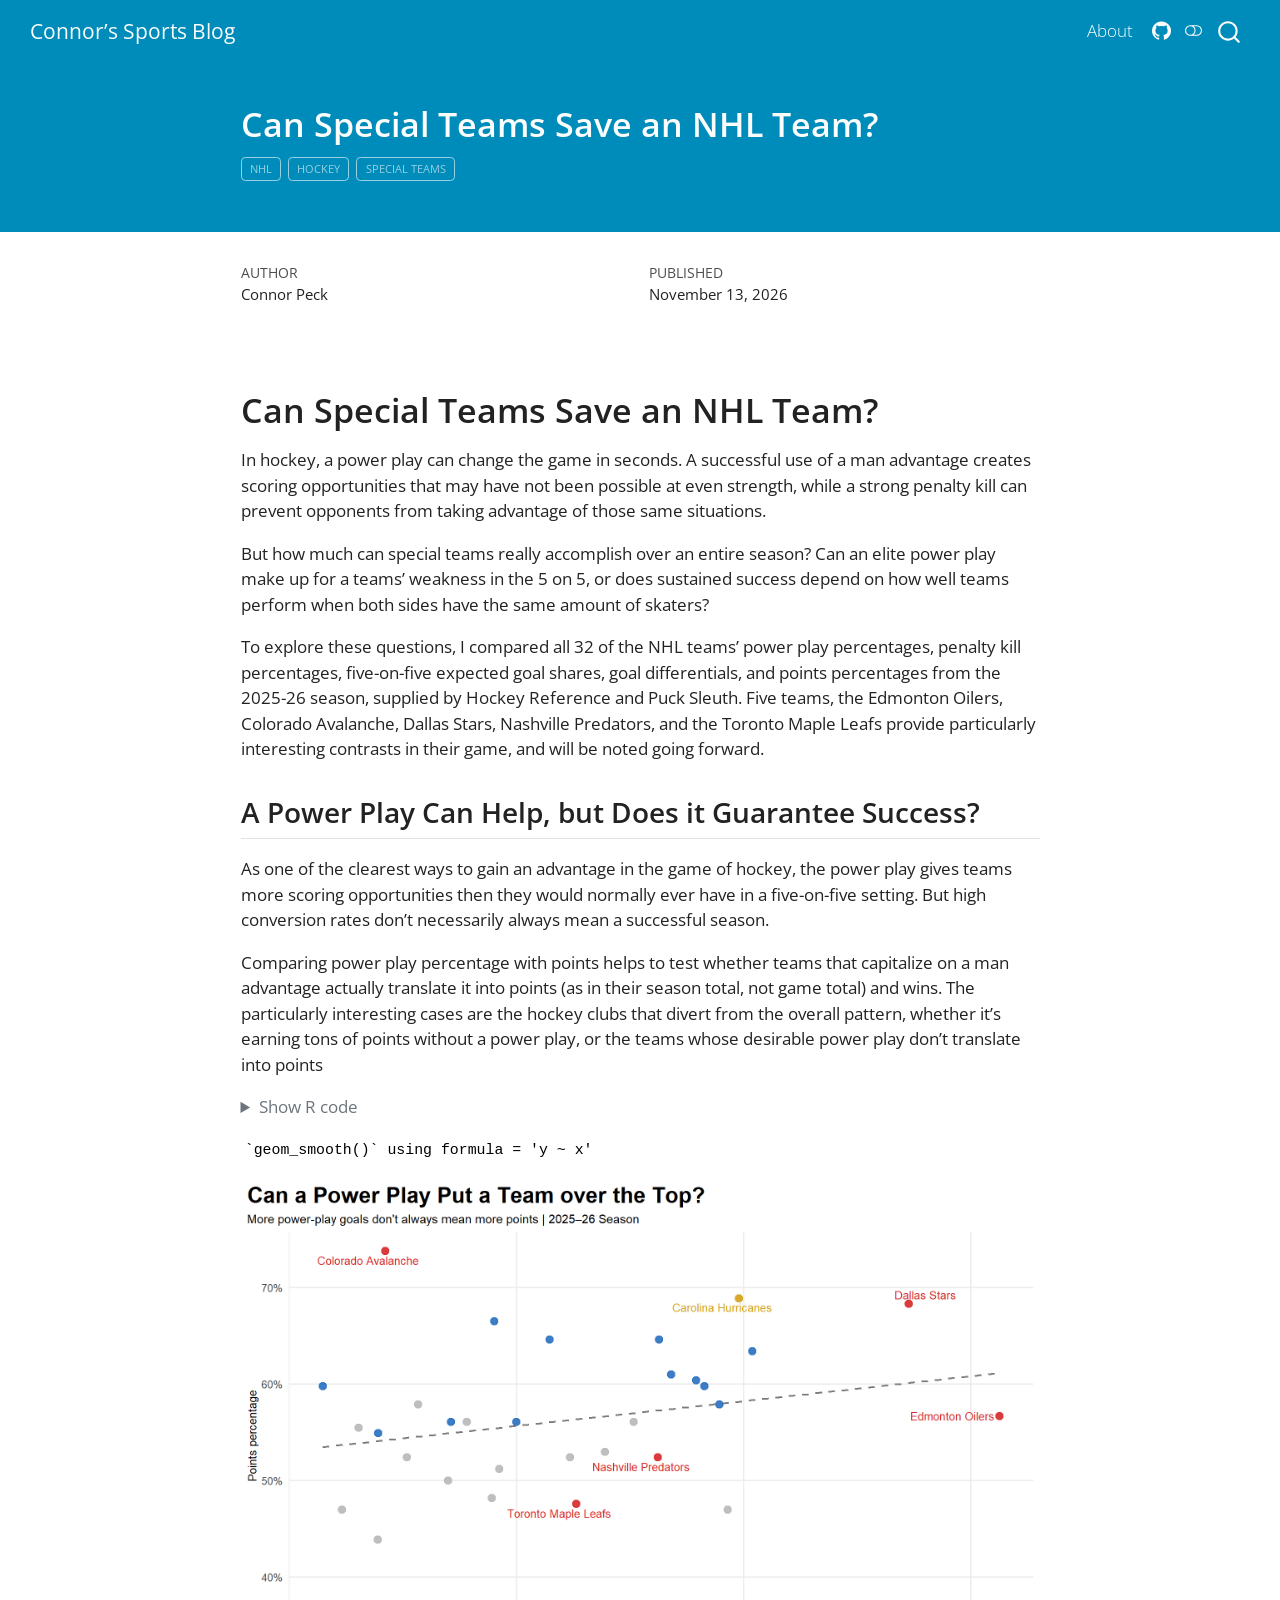
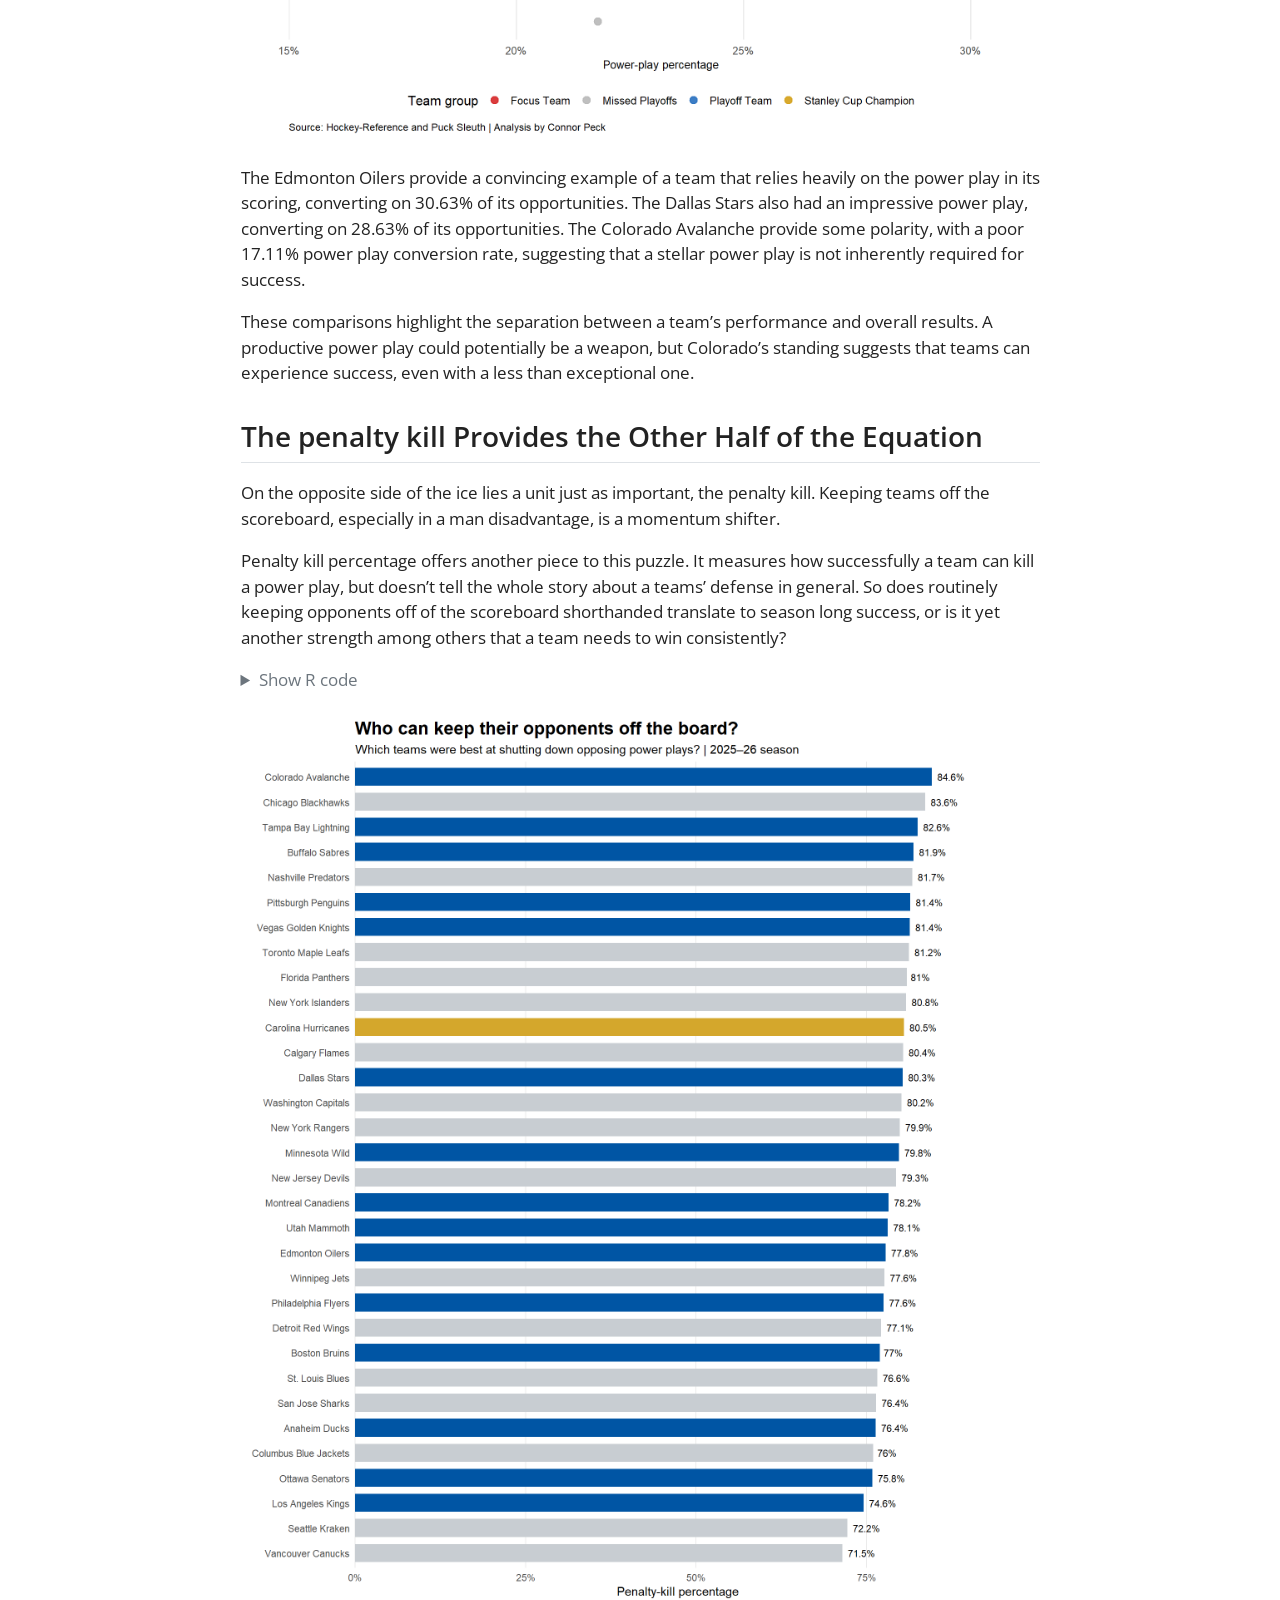
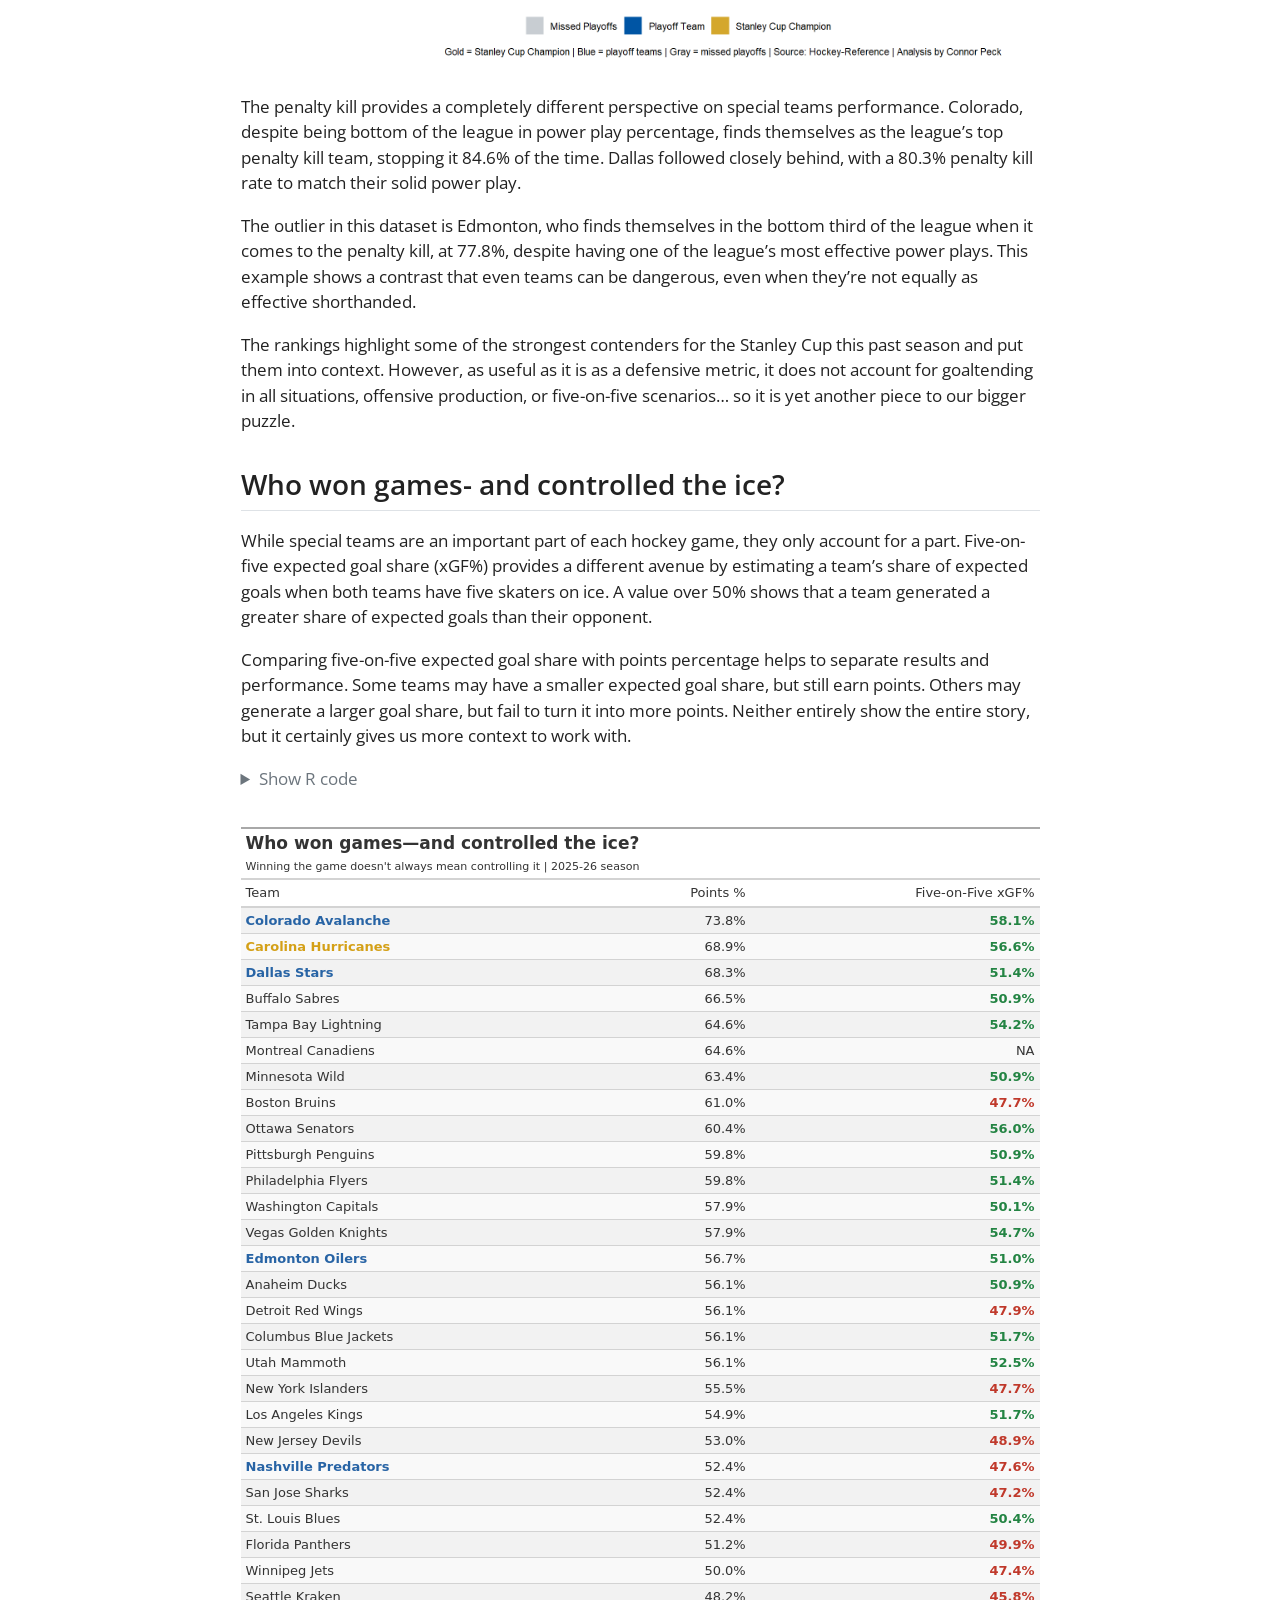
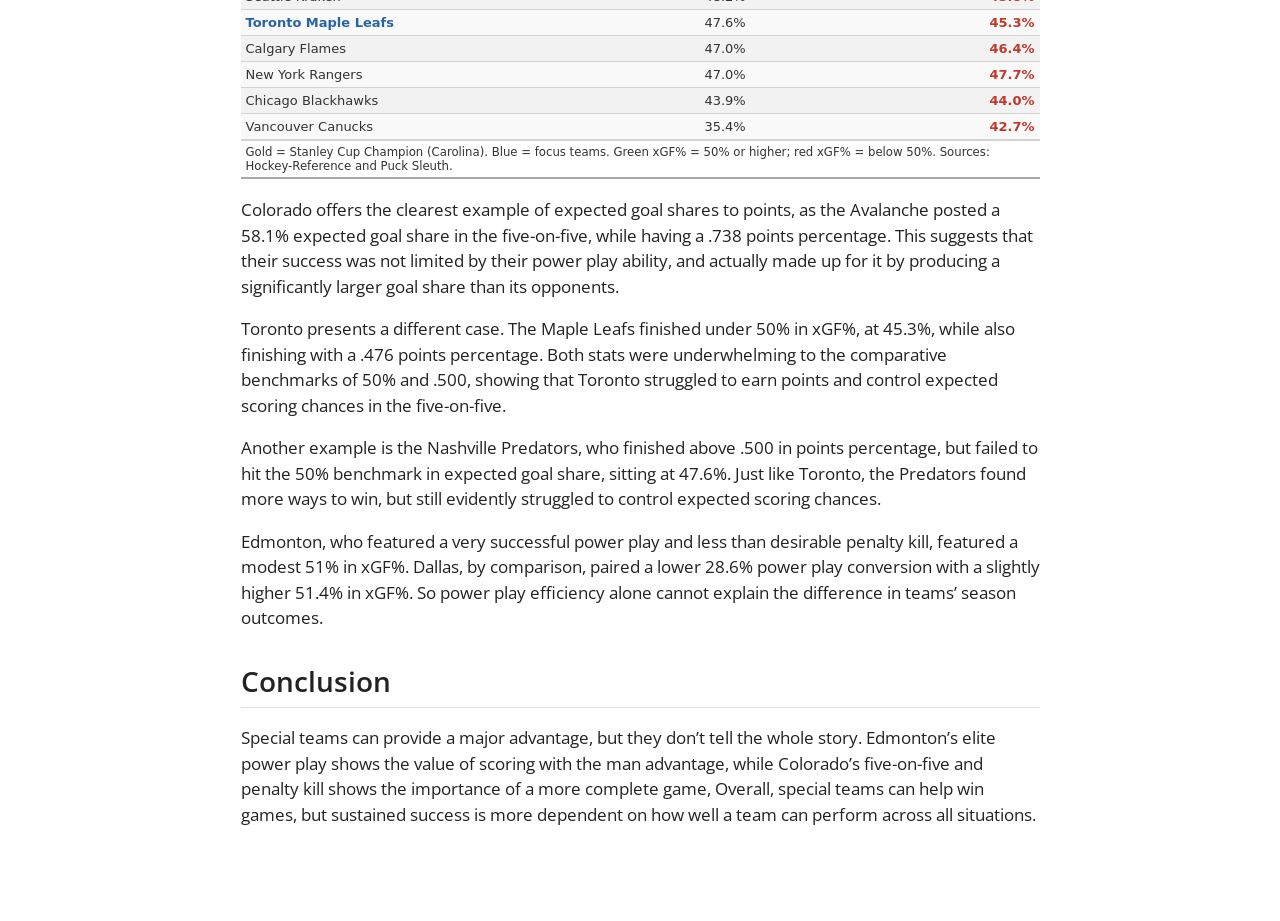
<file: posts/can-special-teams-save-an-nhl-team/index.html>
<!DOCTYPE html>
<html xmlns="http://www.w3.org/1999/xhtml" lang="en" xml:lang="en"><head>

<meta charset="utf-8">
<meta name="generator" content="quarto-1.11.9">

<meta name="viewport" content="width=device-width, initial-scale=1.0, user-scalable=yes">

<meta name="author" content="Connor Peck">
<meta name="dcterms.date" content="2026-11-13">

<title>Can Special Teams Save an NHL Team? – Connor’s Sports Blog</title>
<style>
/* Default styles provided by pandoc.
** See https://pandoc.org/MANUAL.html#variables-for-html for config info.
*/
span.smallcaps{font-variant: small-caps;}
div.columns{display: flex; gap: 1.5em;}
div.column{flex: auto;}
@media screen {
div.columns{gap: min(4vw, 1.5em);}
div.column{overflow-x: auto;}
}
div.hanging-indent{margin-left: 1.5em; text-indent: -1.5em;}
ul.task-list{list-style: none;}
ul.task-list li input[type="checkbox"] {
  width: 0.8em;
  margin: 0 0.8em 0.2em -1em; /* quarto-specific, see https://github.com/quarto-dev/quarto-cli/issues/4556 */ 
  vertical-align: middle;
}
/* CSS for syntax highlighting */
html { -webkit-text-size-adjust: 100%; }
pre > code.sourceCode { white-space: pre; position: relative; }
pre > code.sourceCode > span { display: inline-block; line-height: 1.25; }
pre > code.sourceCode > span:empty { height: 1.2em; }
.sourceCode { overflow: visible; }
code.sourceCode > span { color: inherit; text-decoration: inherit; }
div.sourceCode { margin: 1em 0; }
pre.sourceCode { margin: 0; }
@media screen {
div.sourceCode { overflow: auto; }
}
@media print {
pre > code.sourceCode { white-space: pre-wrap; }
pre > code.sourceCode > span { text-indent: -5em; padding-left: 5em; }
}
pre.numberSource code
  { counter-reset: source-line 0; }
pre.numberSource code > span
  { position: relative; left: -4em; counter-increment: source-line; }
pre.numberSource code > span > a:first-child::before
  { content: counter(source-line);
    position: relative; left: -1em; text-align: right; vertical-align: baseline;
    border: none; display: inline-block;
    -webkit-touch-callout: none; -webkit-user-select: none;
    -khtml-user-select: none; -moz-user-select: none;
    -ms-user-select: none; user-select: none;
    padding: 0 4px; width: 4em;
  }
pre.numberSource { margin-left: 3em;  padding-left: 4px; }
div.sourceCode
  {   }
@media screen {
pre > code.sourceCode > span > a:first-child::before { text-decoration: underline; }
}
</style>


<script src="../../site_libs/quarto-nav/quarto-nav.js"></script>
<script src="../../site_libs/quarto-nav/headroom.min.js"></script>
<script src="../../site_libs/clipboard/clipboard.min.js"></script>
<script src="../../site_libs/quarto-search/autocomplete.umd.js"></script>
<script src="../../site_libs/quarto-search/fuse.min.js"></script>
<script src="../../site_libs/quarto-search/quarto-search.js"></script>
<meta name="quarto:offset" content="../../">
<link href="../../logo.png" rel="icon" type="image/png">
<script src="../../site_libs/quarto-html/quarto.js" type="module"></script>
<script src="../../site_libs/quarto-html/tabsets/tabsets.js" type="module"></script>
<script src="../../site_libs/quarto-html/scrollable-regions/scrollable-regions.js" type="module"></script>
<script src="../../site_libs/quarto-html/popper.min.js"></script>
<script src="../../site_libs/quarto-html/tippy.umd.min.js"></script>
<script src="../../site_libs/quarto-html/anchor.min.js"></script>
<link href="../../site_libs/quarto-html/tippy.css" rel="stylesheet">
<link href="../../site_libs/quarto-html/quarto-syntax-highlighting-63b5708e65d6cd79cd7618c58d0c21e7.css" rel="stylesheet" class="quarto-color-scheme" id="quarto-text-highlighting-styles">
<link href="../../site_libs/quarto-html/quarto-syntax-highlighting-dark-447e42e69aaa9833c0ba1b986f430b20.css" rel="stylesheet" class="quarto-color-scheme quarto-color-alternate" id="quarto-text-highlighting-styles">
<link href="../../site_libs/quarto-html/quarto-syntax-highlighting-63b5708e65d6cd79cd7618c58d0c21e7.css" rel="stylesheet" class="quarto-color-scheme-extra" id="quarto-text-highlighting-styles">
<script src="../../site_libs/bootstrap/bootstrap.min.js"></script>
<link href="../../site_libs/bootstrap/bootstrap-icons.css" rel="stylesheet">
<link href="../../site_libs/bootstrap/bootstrap-4825978b8a5ea707222e7d0ccc730edd.min.css" rel="stylesheet" append-hash="true" class="quarto-color-scheme" id="quarto-bootstrap" data-mode="light">
<link href="../../site_libs/bootstrap/bootstrap-dark-a670438c43c116b0ec5980e9d107d90d.min.css" rel="stylesheet" append-hash="true" class="quarto-color-scheme quarto-color-alternate" id="quarto-bootstrap" data-mode="light">
<link href="../../site_libs/bootstrap/bootstrap-4825978b8a5ea707222e7d0ccc730edd.min.css" rel="stylesheet" append-hash="true" class="quarto-color-scheme-extra" id="quarto-bootstrap" data-mode="light">
<script id="quarto-search-options" type="application/json">{
  "location": "navbar",
  "copy-button": false,
  "collapse-after": 3,
  "panel-placement": "end",
  "type": "overlay",
  "limit": 50,
  "keyboard-shortcut": [
    "f",
    "/",
    "s"
  ],
  "show-item-context": false,
  "language": {
    "search-no-results-text": "No results",
    "search-matching-documents-text": "matching documents",
    "search-copy-link-title": "Copy link to search",
    "search-hide-matches-text": "Hide additional matches",
    "search-more-match-text": "more match in this document",
    "search-more-matches-text": "more matches in this document",
    "search-clear-button-title": "Clear",
    "search-text-placeholder": "",
    "search-detached-cancel-button-title": "Cancel",
    "search-submit-button-title": "Submit",
    "search-label": "Search"
  }
}</script>


<link rel="stylesheet" href="../../styles.css">
</head>

<body class="nav-fixed fullcontent quarto-light"><a id="quarto-skip-link" class="visually-hidden-focusable" href="#quarto-document-content">Skip to main content</a><script id="quarto-html-before-body" type="application/javascript">
    const toggleBodyColorMode = (bsSheetEl) => {
      const mode = bsSheetEl.getAttribute("data-mode");
      const bodyEl = window.document.querySelector("body");
      if (mode === "dark") {
        bodyEl.classList.add("quarto-dark");
        bodyEl.classList.remove("quarto-light");
      } else {
        bodyEl.classList.add("quarto-light");
        bodyEl.classList.remove("quarto-dark");
      }
    }
    const toggleBodyColorPrimary = () => {
      const bsSheetEl = window.document.querySelector("link#quarto-bootstrap:not([rel=disabled-stylesheet])");
      if (bsSheetEl) {
        toggleBodyColorMode(bsSheetEl);
      }
    }
    const setColorSchemeToggle = (alternate) => {
      const toggles = window.document.querySelectorAll('.quarto-color-scheme-toggle');
      for (let i=0; i < toggles.length; i++) {
        const toggle = toggles[i];
        if (toggle) {
          toggle.setAttribute("aria-checked", alternate ? "true" : "false");
          if (alternate) {
            toggle.classList.add("alternate");
          } else {
            toggle.classList.remove("alternate");
          }
        }
      }
    };
    const toggleColorMode = (alternate) => {
      // Switch the stylesheets
      const primaryStylesheets = window.document.querySelectorAll('link.quarto-color-scheme:not(.quarto-color-alternate)');
      const alternateStylesheets = window.document.querySelectorAll('link.quarto-color-scheme.quarto-color-alternate');
      manageTransitions('#quarto-margin-sidebar .nav-link', false);
      if (alternate) {
        // note: dark is layered on light, we don't disable primary!
        enableStylesheet(alternateStylesheets);
        for (const sheetNode of alternateStylesheets) {
          if (sheetNode.id === "quarto-bootstrap") {
            toggleBodyColorMode(sheetNode);
          }
        }
      } else {
        disableStylesheet(alternateStylesheets);
        enableStylesheet(primaryStylesheets)
        toggleBodyColorPrimary();
      }
      manageTransitions('#quarto-margin-sidebar .nav-link', true);
      // Switch the toggles
      setColorSchemeToggle(alternate)
    }
    // Hack to workaround the fact that safari doesn't
    // properly recolor the scrollbar when toggling (#1455).
    // Not run on load: stylesheets are set before first paint there, and
    // scrolling would undo the scroll to a URL fragment (#14973).
    // The one pixel nudge keeps the reader where they were.
    const refreshSafariScrollbar = () => {
      if (navigator.userAgent.indexOf('Safari') > 0 && navigator.userAgent.indexOf('Chrome') == -1) {
        manageTransitions("body", false);
        const scrollY = window.scrollY;
        window.scrollTo(0, scrollY > 0 ? scrollY - 1 : 1);
        setTimeout(() => {
          window.scrollTo(0, scrollY);
          manageTransitions("body", true);
        }, 40);
      }
    }
    const disableStylesheet = (stylesheets) => {
      for (let i=0; i < stylesheets.length; i++) {
        const stylesheet = stylesheets[i];
        stylesheet.rel = 'disabled-stylesheet';
      }
    }
    const enableStylesheet = (stylesheets) => {
      for (let i=0; i < stylesheets.length; i++) {
        const stylesheet = stylesheets[i];
        if(stylesheet.rel !== 'stylesheet') { // for Chrome, which will still FOUC without this check
          stylesheet.rel = 'stylesheet';
        }
      }
    }
    const manageTransitions = (selector, allowTransitions) => {
      const els = window.document.querySelectorAll(selector);
      for (let i=0; i < els.length; i++) {
        const el = els[i];
        if (allowTransitions) {
          el.classList.remove('notransition');
        } else {
          el.classList.add('notransition');
        }
      }
    }
    const isFileUrl = () => {
      return window.location.protocol === 'file:';
    }
    const hasAlternateSentinel = () => {
      let styleSentinel = getColorSchemeSentinel();
      if (styleSentinel !== null) {
        return styleSentinel === "alternate";
      } else {
        return false;
      }
    }
    const setStyleSentinel = (alternate) => {
      const value = alternate ? "alternate" : "default";
      if (!isFileUrl()) {
        window.localStorage.setItem("quarto-color-scheme", value);
      } else {
        localAlternateSentinel = value;
      }
    }
    const getColorSchemeSentinel = () => {
      if (!isFileUrl()) {
        const storageValue = window.localStorage.getItem("quarto-color-scheme");
        return storageValue != null ? storageValue : localAlternateSentinel;
      } else {
        return localAlternateSentinel;
      }
    }
    const toggleGiscusIfUsed = (isAlternate, darkModeDefault) => {
      const baseTheme = document.querySelector('#giscus-base-theme')?.value ?? 'light';
      const alternateTheme = document.querySelector('#giscus-alt-theme')?.value ?? 'dark';
      let newTheme = '';
      if(authorPrefersDark) {
        newTheme = isAlternate ? baseTheme : alternateTheme;
      } else {
        newTheme = isAlternate ? alternateTheme : baseTheme;
      }
      const changeGiscusTheme = () => {
        // From: https://github.com/giscus/giscus/issues/336
        const sendMessage = (message) => {
          const iframe = document.querySelector('iframe.giscus-frame');
          if (!iframe) return;
          iframe.contentWindow.postMessage({ giscus: message }, 'https://giscus.app');
        }
        sendMessage({
          setConfig: {
            theme: newTheme
          }
        });
      }
      const isGiscussLoaded = window.document.querySelector('iframe.giscus-frame') !== null;
      if (isGiscussLoaded) {
        changeGiscusTheme();
      }
    };
    const authorPrefersDark = false;
    const darkModeDefault = authorPrefersDark;
      document.querySelector('link#quarto-text-highlighting-styles.quarto-color-scheme-extra').rel = 'disabled-stylesheet';
      document.querySelector('link#quarto-bootstrap.quarto-color-scheme-extra').rel = 'disabled-stylesheet';
    let localAlternateSentinel = darkModeDefault ? 'alternate' : 'default';
    // Dark / light mode switch
    window.quartoToggleColorScheme = () => {
      // Read the current dark / light value
      let toAlternate = !hasAlternateSentinel();
      toggleColorMode(toAlternate);
      refreshSafariScrollbar();
      setStyleSentinel(toAlternate);
      toggleGiscusIfUsed(toAlternate, darkModeDefault);
      window.dispatchEvent(new Event('resize'));
    };
    // Switch to dark mode if need be
    if (hasAlternateSentinel()) {
      toggleColorMode(true);
    } else {
      toggleColorMode(false);
    }
  </script>

<div id="quarto-search-results"></div>
  <header id="quarto-header" class="headroom fixed-top quarto-banner">
    <nav class="navbar navbar-expand-lg " data-bs-theme="dark" aria-label="Site">
      <div class="navbar-container container-fluid">
      <div class="navbar-brand-container mx-auto">
    <a class="navbar-brand" href="../../index.html">
    <span class="navbar-title">Connor’s Sports Blog</span>
    </a>
  </div>
          <button class="navbar-toggler" type="button" data-bs-toggle="collapse" data-bs-target="#navbarCollapse" aria-controls="navbarCollapse" aria-expanded="false" aria-label="Toggle navigation" onclick="if (window.quartoToggleHeadroom) { window.quartoToggleHeadroom(); }">
  <span class="navbar-toggler-icon"></span>
</button>
          <div class="collapse navbar-collapse" id="navbarCollapse">
            <ul class="navbar-nav navbar-nav-scroll ms-auto">
  <li class="nav-item">
    <a class="nav-link" href="../../about.html"> 
<span class="menu-text">About</span></a>
  </li>  
  <li class="nav-item compact">
    <a class="nav-link" href="https://github.com/connorpeck"> <i class="bi bi-github" role="img">
</i> 
<span class="menu-text"></span></a>
  </li>  
</ul>
          </div> <!-- /navcollapse -->
            <div class="quarto-navbar-tools">
  <button type="button" role="switch" aria-checked="false" class="quarto-color-scheme-toggle quarto-navigation-tool  px-1" onclick="window.quartoToggleColorScheme(); return false;" title="Toggle dark mode" aria-label="Toggle dark mode"><i class="bi"></i></button>
</div>
            <div id="quarto-search" class="" title="Search"></div>
      </div> <!-- /container-fluid -->
    </nav>
</header>
<!-- content -->
<header id="title-block-header" class="quarto-title-block default page-columns page-full">
  <div class="quarto-title-banner page-columns page-full">
    <div class="quarto-title column-body">
      <h1 class="title">Can Special Teams Save an NHL Team?</h1>
                                <div class="quarto-categories">
                <div class="quarto-category">NHL</div>
                <div class="quarto-category">Hockey</div>
                <div class="quarto-category">Special Teams</div>
              </div>
                  </div>
  </div>
    
  
  <div class="quarto-title-meta">

      <div>
      <div class="quarto-title-meta-heading">Author</div>
      <div class="quarto-title-meta-contents">
               <p>Connor Peck </p>
            </div>
    </div>
      
      <div>
      <div class="quarto-title-meta-heading">Published</div>
      <div class="quarto-title-meta-contents">
        <p class="date">November 13, 2026</p>
      </div>
    </div>
    
      
    </div>
    
  
  </header><div id="quarto-content" class="quarto-container page-columns page-rows-contents page-layout-article page-navbar">
<!-- sidebar -->
<!-- margin-sidebar -->
    
<!-- main -->
<main class="content quarto-banner-title-block" id="quarto-document-content" tabindex="-1">






<section id="can-special-teams-save-an-nhl-team" class="level1">
<h1>Can Special Teams Save an NHL Team?</h1>
<p>In hockey, a power play can change the game in seconds. A successful use of a man advantage creates scoring opportunities that may have not been possible at even strength, while a strong penalty kill can prevent opponents from taking advantage of those same situations.</p>
<p>But how much can special teams really accomplish over an entire season? Can an elite power play make up for a teams’ weakness in the 5 on 5, or does sustained success depend on how well teams perform when both sides have the same amount of skaters?</p>
<p>To explore these questions, I compared all 32 of the NHL teams’ power play percentages, penalty kill percentages, five-on-five expected goal shares, goal differentials, and points percentages from the 2025-26 season, supplied by Hockey Reference and Puck Sleuth. Five teams, the Edmonton Oilers, Colorado Avalanche, Dallas Stars, Nashville Predators, and the Toronto Maple Leafs provide particularly interesting contrasts in their game, and will be noted going forward.</p>
<section id="a-power-play-can-help-but-does-it-guarantee-success" class="level2">
<h2 class="anchored" data-anchor-id="a-power-play-can-help-but-does-it-guarantee-success">A Power Play Can Help, but Does it Guarantee Success?</h2>
<p>As one of the clearest ways to gain an advantage in the game of hockey, the power play gives teams more scoring opportunities then they would normally ever have in a five-on-five setting. But high conversion rates don’t necessarily always mean a successful season.</p>
<p>Comparing power play percentage with points helps to test whether teams that capitalize on a man advantage actually translate it into points (as in their season total, not game total) and wins. The particularly interesting cases are the hockey clubs that divert from the overall pattern, whether it’s earning tons of points without a power play, or the teams whose desirable power play don’t translate into points</p>
<div class="cell">
<details class="code-fold">
<summary>Show R code</summary>
<div class="code-copy-outer-scaffold"><div class="sourceCode cell-code" id="cb1"><pre class="sourceCode r code-with-copy"><code class="sourceCode r"><span id="cb1-1"><a href="#cb1-1" aria-hidden="true" tabindex="-1"></a>graphic1 <span class="ot">&lt;-</span> <span class="fu">ggplot</span>(</span>
<span id="cb1-2"><a href="#cb1-2" aria-hidden="true" tabindex="-1"></a>  Chart1,</span>
<span id="cb1-3"><a href="#cb1-3" aria-hidden="true" tabindex="-1"></a>  <span class="fu">aes</span>(</span>
<span id="cb1-4"><a href="#cb1-4" aria-hidden="true" tabindex="-1"></a>    <span class="at">x =</span> pp_display,</span>
<span id="cb1-5"><a href="#cb1-5" aria-hidden="true" tabindex="-1"></a>    <span class="at">y =</span> pts_display,</span>
<span id="cb1-6"><a href="#cb1-6" aria-hidden="true" tabindex="-1"></a>    <span class="at">color =</span> team_group</span>
<span id="cb1-7"><a href="#cb1-7" aria-hidden="true" tabindex="-1"></a>  )</span>
<span id="cb1-8"><a href="#cb1-8" aria-hidden="true" tabindex="-1"></a>) <span class="sc">+</span></span>
<span id="cb1-9"><a href="#cb1-9" aria-hidden="true" tabindex="-1"></a>  <span class="fu">geom_smooth</span>(</span>
<span id="cb1-10"><a href="#cb1-10" aria-hidden="true" tabindex="-1"></a>    <span class="fu">aes</span>(<span class="at">group =</span> <span class="dv">1</span>),</span>
<span id="cb1-11"><a href="#cb1-11" aria-hidden="true" tabindex="-1"></a>    <span class="at">method =</span> <span class="st">"lm"</span>,</span>
<span id="cb1-12"><a href="#cb1-12" aria-hidden="true" tabindex="-1"></a>    <span class="at">se =</span> <span class="cn">FALSE</span>,</span>
<span id="cb1-13"><a href="#cb1-13" aria-hidden="true" tabindex="-1"></a>    <span class="at">color =</span> <span class="st">"#777777"</span>,</span>
<span id="cb1-14"><a href="#cb1-14" aria-hidden="true" tabindex="-1"></a>    <span class="at">linetype =</span> <span class="st">"dashed"</span>,</span>
<span id="cb1-15"><a href="#cb1-15" aria-hidden="true" tabindex="-1"></a>    <span class="at">linewidth =</span> <span class="fl">0.8</span></span>
<span id="cb1-16"><a href="#cb1-16" aria-hidden="true" tabindex="-1"></a>  ) <span class="sc">+</span></span>
<span id="cb1-17"><a href="#cb1-17" aria-hidden="true" tabindex="-1"></a>  <span class="fu">geom_point</span>(</span>
<span id="cb1-18"><a href="#cb1-18" aria-hidden="true" tabindex="-1"></a>    <span class="at">size =</span> <span class="dv">3</span>,</span>
<span id="cb1-19"><a href="#cb1-19" aria-hidden="true" tabindex="-1"></a>    <span class="at">alpha =</span> <span class="fl">0.9</span></span>
<span id="cb1-20"><a href="#cb1-20" aria-hidden="true" tabindex="-1"></a>  ) <span class="sc">+</span></span>
<span id="cb1-21"><a href="#cb1-21" aria-hidden="true" tabindex="-1"></a>  <span class="fu">geom_text_repel</span>(</span>
<span id="cb1-22"><a href="#cb1-22" aria-hidden="true" tabindex="-1"></a>    <span class="at">data =</span> Chart1 <span class="sc">|&gt;</span></span>
<span id="cb1-23"><a href="#cb1-23" aria-hidden="true" tabindex="-1"></a>      <span class="fu">filter</span>(</span>
<span id="cb1-24"><a href="#cb1-24" aria-hidden="true" tabindex="-1"></a>        Team <span class="sc">==</span> <span class="st">"Carolina Hurricanes"</span> <span class="sc">|</span></span>
<span id="cb1-25"><a href="#cb1-25" aria-hidden="true" tabindex="-1"></a>          Team <span class="sc">%in%</span> focus_teams</span>
<span id="cb1-26"><a href="#cb1-26" aria-hidden="true" tabindex="-1"></a>      ),</span>
<span id="cb1-27"><a href="#cb1-27" aria-hidden="true" tabindex="-1"></a>    <span class="fu">aes</span>(<span class="at">label =</span> Team),</span>
<span id="cb1-28"><a href="#cb1-28" aria-hidden="true" tabindex="-1"></a>    <span class="at">size =</span> <span class="fl">3.5</span>,</span>
<span id="cb1-29"><a href="#cb1-29" aria-hidden="true" tabindex="-1"></a>    <span class="at">show.legend =</span> <span class="cn">FALSE</span>,</span>
<span id="cb1-30"><a href="#cb1-30" aria-hidden="true" tabindex="-1"></a>    <span class="at">max.overlaps =</span> <span class="cn">Inf</span></span>
<span id="cb1-31"><a href="#cb1-31" aria-hidden="true" tabindex="-1"></a>  ) <span class="sc">+</span></span>
<span id="cb1-32"><a href="#cb1-32" aria-hidden="true" tabindex="-1"></a>  <span class="fu">scale_color_manual</span>(</span>
<span id="cb1-33"><a href="#cb1-33" aria-hidden="true" tabindex="-1"></a>    <span class="at">values =</span> <span class="fu">c</span>(</span>
<span id="cb1-34"><a href="#cb1-34" aria-hidden="true" tabindex="-1"></a>      <span class="st">"Stanley Cup Champion"</span> <span class="ot">=</span> <span class="st">"#D4A017"</span>,</span>
<span id="cb1-35"><a href="#cb1-35" aria-hidden="true" tabindex="-1"></a>      <span class="st">"Focus Team"</span> <span class="ot">=</span> <span class="st">"#D62728"</span>,</span>
<span id="cb1-36"><a href="#cb1-36" aria-hidden="true" tabindex="-1"></a>      <span class="st">"Playoff Team"</span> <span class="ot">=</span> <span class="st">"#276FBF"</span>,</span>
<span id="cb1-37"><a href="#cb1-37" aria-hidden="true" tabindex="-1"></a>      <span class="st">"Missed Playoffs"</span> <span class="ot">=</span> <span class="st">"#B8B8B8"</span></span>
<span id="cb1-38"><a href="#cb1-38" aria-hidden="true" tabindex="-1"></a>    )</span>
<span id="cb1-39"><a href="#cb1-39" aria-hidden="true" tabindex="-1"></a>  ) <span class="sc">+</span></span>
<span id="cb1-40"><a href="#cb1-40" aria-hidden="true" tabindex="-1"></a>  <span class="fu">scale_x_continuous</span>(</span>
<span id="cb1-41"><a href="#cb1-41" aria-hidden="true" tabindex="-1"></a>    <span class="at">labels =</span> scales<span class="sc">::</span><span class="fu">label_number</span>(<span class="at">suffix =</span> <span class="st">"%"</span>)</span>
<span id="cb1-42"><a href="#cb1-42" aria-hidden="true" tabindex="-1"></a>  ) <span class="sc">+</span></span>
<span id="cb1-43"><a href="#cb1-43" aria-hidden="true" tabindex="-1"></a>  <span class="fu">scale_y_continuous</span>(</span>
<span id="cb1-44"><a href="#cb1-44" aria-hidden="true" tabindex="-1"></a>    <span class="at">labels =</span> scales<span class="sc">::</span><span class="fu">label_number</span>(<span class="at">suffix =</span> <span class="st">"%"</span>)</span>
<span id="cb1-45"><a href="#cb1-45" aria-hidden="true" tabindex="-1"></a>  ) <span class="sc">+</span></span>
<span id="cb1-46"><a href="#cb1-46" aria-hidden="true" tabindex="-1"></a>  <span class="fu">labs</span>(</span>
<span id="cb1-47"><a href="#cb1-47" aria-hidden="true" tabindex="-1"></a>    <span class="at">title =</span> <span class="st">"Can a Power Play Put a Team over the Top?"</span>,</span>
<span id="cb1-48"><a href="#cb1-48" aria-hidden="true" tabindex="-1"></a>    <span class="at">subtitle =</span> <span class="st">"More power-play goals don't always mean more points | 2025–26 Season"</span>,</span>
<span id="cb1-49"><a href="#cb1-49" aria-hidden="true" tabindex="-1"></a>    <span class="at">x =</span> <span class="st">"Power-play percentage"</span>,</span>
<span id="cb1-50"><a href="#cb1-50" aria-hidden="true" tabindex="-1"></a>    <span class="at">y =</span> <span class="st">"Points percentage"</span>,</span>
<span id="cb1-51"><a href="#cb1-51" aria-hidden="true" tabindex="-1"></a>    <span class="at">color =</span> <span class="st">"Team group"</span>,</span>
<span id="cb1-52"><a href="#cb1-52" aria-hidden="true" tabindex="-1"></a>    <span class="at">caption =</span> <span class="st">"Source: Hockey-Reference and Puck Sleuth | Analysis by Connor Peck"</span></span>
<span id="cb1-53"><a href="#cb1-53" aria-hidden="true" tabindex="-1"></a>  ) <span class="sc">+</span></span>
<span id="cb1-54"><a href="#cb1-54" aria-hidden="true" tabindex="-1"></a>  <span class="fu">theme_minimal</span>(<span class="at">base_size =</span> <span class="dv">12</span>) <span class="sc">+</span></span>
<span id="cb1-55"><a href="#cb1-55" aria-hidden="true" tabindex="-1"></a>  <span class="fu">theme</span>(</span>
<span id="cb1-56"><a href="#cb1-56" aria-hidden="true" tabindex="-1"></a>    <span class="at">plot.title =</span> <span class="fu">element_text</span>(<span class="at">face =</span> <span class="st">"bold"</span>, <span class="at">size =</span> <span class="dv">20</span>),</span>
<span id="cb1-57"><a href="#cb1-57" aria-hidden="true" tabindex="-1"></a>    <span class="at">plot.subtitle =</span> <span class="fu">element_text</span>(<span class="at">size =</span> <span class="dv">11</span>),</span>
<span id="cb1-58"><a href="#cb1-58" aria-hidden="true" tabindex="-1"></a>    <span class="at">axis.title =</span> <span class="fu">element_text</span>(<span class="at">size =</span> <span class="dv">10</span>),</span>
<span id="cb1-59"><a href="#cb1-59" aria-hidden="true" tabindex="-1"></a>    <span class="at">legend.position =</span> <span class="st">"bottom"</span>,</span>
<span id="cb1-60"><a href="#cb1-60" aria-hidden="true" tabindex="-1"></a>    <span class="at">panel.grid.minor =</span> <span class="fu">element_blank</span>(),</span>
<span id="cb1-61"><a href="#cb1-61" aria-hidden="true" tabindex="-1"></a>    <span class="at">plot.title.position =</span> <span class="st">"plot"</span>,</span>
<span id="cb1-62"><a href="#cb1-62" aria-hidden="true" tabindex="-1"></a>    <span class="at">plot.caption =</span> <span class="fu">element_text</span>(<span class="at">size =</span> <span class="dv">9</span>, <span class="at">hjust =</span> <span class="dv">0</span>)</span>
<span id="cb1-63"><a href="#cb1-63" aria-hidden="true" tabindex="-1"></a>  )</span>
<span id="cb1-64"><a href="#cb1-64" aria-hidden="true" tabindex="-1"></a></span>
<span id="cb1-65"><a href="#cb1-65" aria-hidden="true" tabindex="-1"></a></span>
<span id="cb1-66"><a href="#cb1-66" aria-hidden="true" tabindex="-1"></a>graphic1</span></code></pre></div><button title="Copy to Clipboard" class="code-copy-button"><i class="bi"></i></button></div>
</details>
<div class="cell-output cell-output-stderr">
<pre><code>`geom_smooth()` using formula = 'y ~ x'</code></pre>
</div>
<div class="cell-output-display">
<div>
<figure class="figure">
<p><img src="index_files/figure-html/unnamed-chunk-2-1.png" class="img-fluid figure-img" width="960"></p>
</figure>
</div>
</div>
</div>
<p>The Edmonton Oilers provide a convincing example of a team that relies heavily on the power play in its scoring, converting on 30.63% of its opportunities. The Dallas Stars also had an impressive power play, converting on 28.63% of its opportunities. The Colorado Avalanche provide some polarity, with a poor 17.11% power play conversion rate, suggesting that a stellar power play is not inherently required for success.</p>
<p>These comparisons highlight the separation between a team’s performance and overall results. A productive power play could potentially be a weapon, but Colorado’s standing suggests that teams can experience success, even with a less than exceptional one.</p>
</section>
<section id="the-penalty-kill-provides-the-other-half-of-the-equation" class="level2">
<h2 class="anchored" data-anchor-id="the-penalty-kill-provides-the-other-half-of-the-equation">The penalty kill Provides the Other Half of the Equation</h2>
<p>On the opposite side of the ice lies a unit just as important, the penalty kill. Keeping teams off the scoreboard, especially in a man disadvantage, is a momentum shifter.</p>
<p>Penalty kill percentage offers another piece to this puzzle. It measures how successfully a team can kill a power play, but doesn’t tell the whole story about a teams’ defense in general. So does routinely keeping opponents off of the scoreboard shorthanded translate to season long success, or is it yet another strength among others that a team needs to win consistently?</p>
<div class="cell">
<details class="code-fold">
<summary>Show R code</summary>
<div class="code-copy-outer-scaffold"><div class="sourceCode cell-code" id="cb3"><pre class="sourceCode r code-with-copy"><code class="sourceCode r"><span id="cb3-1"><a href="#cb3-1" aria-hidden="true" tabindex="-1"></a>Chart2 <span class="ot">&lt;-</span> Teams <span class="sc">|&gt;</span></span>
<span id="cb3-2"><a href="#cb3-2" aria-hidden="true" tabindex="-1"></a>  <span class="fu">mutate</span>(</span>
<span id="cb3-3"><a href="#cb3-3" aria-hidden="true" tabindex="-1"></a>    <span class="at">playoff_team =</span> Team <span class="sc">%in%</span> playoff_teams,</span>
<span id="cb3-4"><a href="#cb3-4" aria-hidden="true" tabindex="-1"></a>    <span class="at">champion =</span> Team <span class="sc">==</span> <span class="st">"Carolina Hurricanes"</span>,</span>
<span id="cb3-5"><a href="#cb3-5" aria-hidden="true" tabindex="-1"></a>    <span class="at">team_group =</span> <span class="fu">case_when</span>(</span>
<span id="cb3-6"><a href="#cb3-6" aria-hidden="true" tabindex="-1"></a>      champion <span class="sc">~</span> <span class="st">"Stanley Cup Champion"</span>,</span>
<span id="cb3-7"><a href="#cb3-7" aria-hidden="true" tabindex="-1"></a>      playoff_team <span class="sc">~</span> <span class="st">"Playoff Team"</span>,</span>
<span id="cb3-8"><a href="#cb3-8" aria-hidden="true" tabindex="-1"></a>      <span class="cn">TRUE</span> <span class="sc">~</span> <span class="st">"Missed Playoffs"</span></span>
<span id="cb3-9"><a href="#cb3-9" aria-hidden="true" tabindex="-1"></a>    )</span>
<span id="cb3-10"><a href="#cb3-10" aria-hidden="true" tabindex="-1"></a>  ) <span class="sc">|&gt;</span></span>
<span id="cb3-11"><a href="#cb3-11" aria-hidden="true" tabindex="-1"></a>  <span class="fu">arrange</span>(pk_display) <span class="sc">|&gt;</span></span>
<span id="cb3-12"><a href="#cb3-12" aria-hidden="true" tabindex="-1"></a>  <span class="fu">mutate</span>(</span>
<span id="cb3-13"><a href="#cb3-13" aria-hidden="true" tabindex="-1"></a>    <span class="at">Team =</span> <span class="fu">factor</span>(Team, <span class="at">levels =</span> Team)</span>
<span id="cb3-14"><a href="#cb3-14" aria-hidden="true" tabindex="-1"></a>  )</span>
<span id="cb3-15"><a href="#cb3-15" aria-hidden="true" tabindex="-1"></a></span>
<span id="cb3-16"><a href="#cb3-16" aria-hidden="true" tabindex="-1"></a><span class="fu">ggplot</span>(</span>
<span id="cb3-17"><a href="#cb3-17" aria-hidden="true" tabindex="-1"></a>  Chart2,</span>
<span id="cb3-18"><a href="#cb3-18" aria-hidden="true" tabindex="-1"></a>  <span class="fu">aes</span>(</span>
<span id="cb3-19"><a href="#cb3-19" aria-hidden="true" tabindex="-1"></a>    <span class="at">x =</span> Team,</span>
<span id="cb3-20"><a href="#cb3-20" aria-hidden="true" tabindex="-1"></a>    <span class="at">y =</span> pk_display,</span>
<span id="cb3-21"><a href="#cb3-21" aria-hidden="true" tabindex="-1"></a>    <span class="at">fill =</span> team_group</span>
<span id="cb3-22"><a href="#cb3-22" aria-hidden="true" tabindex="-1"></a>  )</span>
<span id="cb3-23"><a href="#cb3-23" aria-hidden="true" tabindex="-1"></a>) <span class="sc">+</span></span>
<span id="cb3-24"><a href="#cb3-24" aria-hidden="true" tabindex="-1"></a>  <span class="fu">geom_col</span>(<span class="at">width =</span> <span class="fl">0.72</span>) <span class="sc">+</span></span>
<span id="cb3-25"><a href="#cb3-25" aria-hidden="true" tabindex="-1"></a>  <span class="fu">geom_text</span>(</span>
<span id="cb3-26"><a href="#cb3-26" aria-hidden="true" tabindex="-1"></a>    <span class="fu">aes</span>(<span class="at">label =</span> <span class="fu">paste0</span>(<span class="fu">round</span>(pk_display, <span class="dv">1</span>), <span class="st">"%"</span>)),</span>
<span id="cb3-27"><a href="#cb3-27" aria-hidden="true" tabindex="-1"></a>    <span class="at">hjust =</span> <span class="sc">-</span><span class="fl">0.2</span>,</span>
<span id="cb3-28"><a href="#cb3-28" aria-hidden="true" tabindex="-1"></a>    <span class="at">size =</span> <span class="dv">3</span></span>
<span id="cb3-29"><a href="#cb3-29" aria-hidden="true" tabindex="-1"></a>  ) <span class="sc">+</span></span>
<span id="cb3-30"><a href="#cb3-30" aria-hidden="true" tabindex="-1"></a>  <span class="fu">coord_flip</span>(<span class="at">clip =</span> <span class="st">"off"</span>) <span class="sc">+</span></span>
<span id="cb3-31"><a href="#cb3-31" aria-hidden="true" tabindex="-1"></a>  <span class="fu">scale_fill_manual</span>(</span>
<span id="cb3-32"><a href="#cb3-32" aria-hidden="true" tabindex="-1"></a>    <span class="at">values =</span> <span class="fu">c</span>(</span>
<span id="cb3-33"><a href="#cb3-33" aria-hidden="true" tabindex="-1"></a>      <span class="st">"Stanley Cup Champion"</span> <span class="ot">=</span> <span class="st">"#D4A72C"</span>,</span>
<span id="cb3-34"><a href="#cb3-34" aria-hidden="true" tabindex="-1"></a>      <span class="st">"Playoff Team"</span> <span class="ot">=</span> <span class="st">"#0055A4"</span>,</span>
<span id="cb3-35"><a href="#cb3-35" aria-hidden="true" tabindex="-1"></a>      <span class="st">"Missed Playoffs"</span> <span class="ot">=</span> <span class="st">"#C8CDD2"</span></span>
<span id="cb3-36"><a href="#cb3-36" aria-hidden="true" tabindex="-1"></a>    )</span>
<span id="cb3-37"><a href="#cb3-37" aria-hidden="true" tabindex="-1"></a>  ) <span class="sc">+</span></span>
<span id="cb3-38"><a href="#cb3-38" aria-hidden="true" tabindex="-1"></a>  <span class="fu">scale_y_continuous</span>(</span>
<span id="cb3-39"><a href="#cb3-39" aria-hidden="true" tabindex="-1"></a>    <span class="at">labels =</span> <span class="fu">label_number</span>(<span class="at">suffix =</span> <span class="st">"%"</span>),</span>
<span id="cb3-40"><a href="#cb3-40" aria-hidden="true" tabindex="-1"></a>    <span class="at">expand =</span> <span class="fu">expansion</span>(<span class="at">mult =</span> <span class="fu">c</span>(<span class="dv">0</span>, <span class="fl">0.12</span>))</span>
<span id="cb3-41"><a href="#cb3-41" aria-hidden="true" tabindex="-1"></a>  ) <span class="sc">+</span></span>
<span id="cb3-42"><a href="#cb3-42" aria-hidden="true" tabindex="-1"></a>  <span class="fu">labs</span>(</span>
<span id="cb3-43"><a href="#cb3-43" aria-hidden="true" tabindex="-1"></a>    <span class="at">title =</span> <span class="st">"Who can keep their opponents off the board?"</span>,</span>
<span id="cb3-44"><a href="#cb3-44" aria-hidden="true" tabindex="-1"></a>    <span class="at">subtitle =</span> <span class="st">"Which teams were best at shutting down opposing power plays? | 2025–26 season"</span>,</span>
<span id="cb3-45"><a href="#cb3-45" aria-hidden="true" tabindex="-1"></a>    <span class="at">x =</span> <span class="cn">NULL</span>,</span>
<span id="cb3-46"><a href="#cb3-46" aria-hidden="true" tabindex="-1"></a>    <span class="at">y =</span> <span class="st">"Penalty-kill percentage"</span>,</span>
<span id="cb3-47"><a href="#cb3-47" aria-hidden="true" tabindex="-1"></a>    <span class="at">fill =</span> <span class="cn">NULL</span>,</span>
<span id="cb3-48"><a href="#cb3-48" aria-hidden="true" tabindex="-1"></a>    <span class="at">caption =</span> <span class="st">"Gold = Stanley Cup Champion | Blue = playoff teams | Gray = missed playoffs | Source: Hockey-Reference | Analysis by Connor Peck"</span></span>
<span id="cb3-49"><a href="#cb3-49" aria-hidden="true" tabindex="-1"></a>  ) <span class="sc">+</span></span>
<span id="cb3-50"><a href="#cb3-50" aria-hidden="true" tabindex="-1"></a>  <span class="fu">theme_minimal</span>(<span class="at">base_size =</span> <span class="dv">11</span>) <span class="sc">+</span></span>
<span id="cb3-51"><a href="#cb3-51" aria-hidden="true" tabindex="-1"></a>  <span class="fu">theme</span>(</span>
<span id="cb3-52"><a href="#cb3-52" aria-hidden="true" tabindex="-1"></a>    <span class="at">plot.title =</span> <span class="fu">element_text</span>(<span class="at">face =</span> <span class="st">"bold"</span>, <span class="at">size =</span> <span class="dv">16</span>),</span>
<span id="cb3-53"><a href="#cb3-53" aria-hidden="true" tabindex="-1"></a>    <span class="at">plot.subtitle =</span> <span class="fu">element_text</span>(<span class="at">size =</span> <span class="dv">11</span>),</span>
<span id="cb3-54"><a href="#cb3-54" aria-hidden="true" tabindex="-1"></a>    <span class="at">legend.position =</span> <span class="st">"bottom"</span>,</span>
<span id="cb3-55"><a href="#cb3-55" aria-hidden="true" tabindex="-1"></a>    <span class="at">panel.grid.major.y =</span> <span class="fu">element_blank</span>(),</span>
<span id="cb3-56"><a href="#cb3-56" aria-hidden="true" tabindex="-1"></a>    <span class="at">panel.grid.minor =</span> <span class="fu">element_blank</span>(),</span>
<span id="cb3-57"><a href="#cb3-57" aria-hidden="true" tabindex="-1"></a>    <span class="at">plot.margin =</span> <span class="fu">margin</span>(<span class="dv">10</span>, <span class="dv">35</span>, <span class="dv">10</span>, <span class="dv">10</span>)</span>
<span id="cb3-58"><a href="#cb3-58" aria-hidden="true" tabindex="-1"></a>  )</span></code></pre></div><button title="Copy to Clipboard" class="code-copy-button"><i class="bi"></i></button></div>
</details>
<div class="cell-output-display">
<div>
<figure class="figure">
<p><img src="index_files/figure-html/unnamed-chunk-4-1.png" class="img-fluid figure-img" width="960"></p>
</figure>
</div>
</div>
</div>
<p>The penalty kill provides a completely different perspective on special teams performance. Colorado, despite being bottom of the league in power play percentage, finds themselves as the league’s top penalty kill team, stopping it 84.6% of the time. Dallas followed closely behind, with a 80.3% penalty kill rate to match their solid power play.</p>
<p>The outlier in this dataset is Edmonton, who finds themselves in the bottom third of the league when it comes to the penalty kill, at 77.8%, despite having one of the league’s most effective power plays. This example shows a contrast that even teams can be dangerous, even when they’re not equally as effective shorthanded.</p>
<p>The rankings highlight some of the strongest contenders for the Stanley Cup this past season and put them into context. However, as useful as it is as a defensive metric, it does not account for goaltending in all situations, offensive production, or five-on-five scenarios… so it is yet another piece to our bigger puzzle.</p>
</section>
<section id="who-won-games--and-controlled-the-ice" class="level2">
<h2 class="anchored" data-anchor-id="who-won-games--and-controlled-the-ice">Who won games- and controlled the ice?</h2>
<p>While special teams are an important part of each hockey game, they only account for a part. Five-on-five expected goal share (xGF%) provides a different avenue by estimating a team’s share of expected goals when both teams have five skaters on ice. A value over 50% shows that a team generated a greater share of expected goals than their opponent.</p>
<p>Comparing five-on-five expected goal share with points percentage helps to separate results and performance. Some teams may have a smaller expected goal share, but still earn points. Others may generate a larger goal share, but fail to turn it into more points. Neither entirely show the entire story, but it certainly gives us more context to work with.</p>
<div class="cell">
<details class="code-fold">
<summary>Show R code</summary>
<div class="code-copy-outer-scaffold"><div class="sourceCode cell-code" id="cb4"><pre class="sourceCode r code-with-copy"><code class="sourceCode r"><span id="cb4-1"><a href="#cb4-1" aria-hidden="true" tabindex="-1"></a>champion_gold <span class="ot">&lt;-</span> <span class="st">"#D4A017"</span></span>
<span id="cb4-2"><a href="#cb4-2" aria-hidden="true" tabindex="-1"></a></span>
<span id="cb4-3"><a href="#cb4-3" aria-hidden="true" tabindex="-1"></a>Chart3 <span class="sc">|&gt;</span></span>
<span id="cb4-4"><a href="#cb4-4" aria-hidden="true" tabindex="-1"></a>  <span class="fu">select</span>(Team, pts_display, xgf_display) <span class="sc">|&gt;</span></span>
<span id="cb4-5"><a href="#cb4-5" aria-hidden="true" tabindex="-1"></a>  <span class="fu">gt</span>() <span class="sc">|&gt;</span></span>
<span id="cb4-6"><a href="#cb4-6" aria-hidden="true" tabindex="-1"></a>  <span class="fu">cols_label</span>(</span>
<span id="cb4-7"><a href="#cb4-7" aria-hidden="true" tabindex="-1"></a>    <span class="at">Team =</span> <span class="st">"Team"</span>,</span>
<span id="cb4-8"><a href="#cb4-8" aria-hidden="true" tabindex="-1"></a>    <span class="at">pts_display =</span> <span class="st">"Points %"</span>,</span>
<span id="cb4-9"><a href="#cb4-9" aria-hidden="true" tabindex="-1"></a>    <span class="at">xgf_display =</span> <span class="st">"Five-on-Five xGF%"</span></span>
<span id="cb4-10"><a href="#cb4-10" aria-hidden="true" tabindex="-1"></a>  ) <span class="sc">|&gt;</span></span>
<span id="cb4-11"><a href="#cb4-11" aria-hidden="true" tabindex="-1"></a>  <span class="fu">fmt_number</span>(</span>
<span id="cb4-12"><a href="#cb4-12" aria-hidden="true" tabindex="-1"></a>    <span class="at">columns =</span> <span class="fu">c</span>(pts_display, xgf_display),</span>
<span id="cb4-13"><a href="#cb4-13" aria-hidden="true" tabindex="-1"></a>    <span class="at">decimals =</span> <span class="dv">1</span>,</span>
<span id="cb4-14"><a href="#cb4-14" aria-hidden="true" tabindex="-1"></a>    <span class="at">pattern =</span> <span class="st">"{x}%"</span></span>
<span id="cb4-15"><a href="#cb4-15" aria-hidden="true" tabindex="-1"></a>  ) <span class="sc">|&gt;</span></span>
<span id="cb4-16"><a href="#cb4-16" aria-hidden="true" tabindex="-1"></a>  <span class="fu">tab_header</span>(</span>
<span id="cb4-17"><a href="#cb4-17" aria-hidden="true" tabindex="-1"></a>    <span class="at">title =</span> <span class="fu">md</span>(<span class="st">"**Who won games—and controlled the ice?**"</span>),</span>
<span id="cb4-18"><a href="#cb4-18" aria-hidden="true" tabindex="-1"></a>    <span class="at">subtitle =</span> <span class="st">"Winning the game doesn't always mean controlling it | 2025-26 season"</span></span>
<span id="cb4-19"><a href="#cb4-19" aria-hidden="true" tabindex="-1"></a>  ) <span class="sc">|&gt;</span></span>
<span id="cb4-20"><a href="#cb4-20" aria-hidden="true" tabindex="-1"></a>  <span class="co"># Gold = Stanley Cup Champion</span></span>
<span id="cb4-21"><a href="#cb4-21" aria-hidden="true" tabindex="-1"></a>  <span class="fu">tab_style</span>(</span>
<span id="cb4-22"><a href="#cb4-22" aria-hidden="true" tabindex="-1"></a>    <span class="at">style =</span> <span class="fu">cell_text</span>(</span>
<span id="cb4-23"><a href="#cb4-23" aria-hidden="true" tabindex="-1"></a>      <span class="at">color =</span> champion_gold,</span>
<span id="cb4-24"><a href="#cb4-24" aria-hidden="true" tabindex="-1"></a>      <span class="at">weight =</span> <span class="st">"bold"</span></span>
<span id="cb4-25"><a href="#cb4-25" aria-hidden="true" tabindex="-1"></a>    ),</span>
<span id="cb4-26"><a href="#cb4-26" aria-hidden="true" tabindex="-1"></a>    <span class="at">locations =</span> <span class="fu">cells_body</span>(</span>
<span id="cb4-27"><a href="#cb4-27" aria-hidden="true" tabindex="-1"></a>      <span class="at">columns =</span> Team,</span>
<span id="cb4-28"><a href="#cb4-28" aria-hidden="true" tabindex="-1"></a>      <span class="at">rows =</span> Team <span class="sc">==</span> <span class="st">"Carolina Hurricanes"</span></span>
<span id="cb4-29"><a href="#cb4-29" aria-hidden="true" tabindex="-1"></a>    )</span>
<span id="cb4-30"><a href="#cb4-30" aria-hidden="true" tabindex="-1"></a>  ) <span class="sc">|&gt;</span></span>
<span id="cb4-31"><a href="#cb4-31" aria-hidden="true" tabindex="-1"></a>  <span class="co"># Blue = focus teams</span></span>
<span id="cb4-32"><a href="#cb4-32" aria-hidden="true" tabindex="-1"></a>  <span class="fu">tab_style</span>(</span>
<span id="cb4-33"><a href="#cb4-33" aria-hidden="true" tabindex="-1"></a>    <span class="at">style =</span> <span class="fu">cell_text</span>(</span>
<span id="cb4-34"><a href="#cb4-34" aria-hidden="true" tabindex="-1"></a>      <span class="at">color =</span> <span class="st">"#2864A5"</span>,</span>
<span id="cb4-35"><a href="#cb4-35" aria-hidden="true" tabindex="-1"></a>      <span class="at">weight =</span> <span class="st">"bold"</span></span>
<span id="cb4-36"><a href="#cb4-36" aria-hidden="true" tabindex="-1"></a>    ),</span>
<span id="cb4-37"><a href="#cb4-37" aria-hidden="true" tabindex="-1"></a>    <span class="at">locations =</span> <span class="fu">cells_body</span>(</span>
<span id="cb4-38"><a href="#cb4-38" aria-hidden="true" tabindex="-1"></a>      <span class="at">columns =</span> Team,</span>
<span id="cb4-39"><a href="#cb4-39" aria-hidden="true" tabindex="-1"></a>      <span class="at">rows =</span> Team <span class="sc">%in%</span> focus_teams</span>
<span id="cb4-40"><a href="#cb4-40" aria-hidden="true" tabindex="-1"></a>    )</span>
<span id="cb4-41"><a href="#cb4-41" aria-hidden="true" tabindex="-1"></a>  ) <span class="sc">|&gt;</span></span>
<span id="cb4-42"><a href="#cb4-42" aria-hidden="true" tabindex="-1"></a>  <span class="co"># Green = xGF% of 50% or higher</span></span>
<span id="cb4-43"><a href="#cb4-43" aria-hidden="true" tabindex="-1"></a>  <span class="fu">tab_style</span>(</span>
<span id="cb4-44"><a href="#cb4-44" aria-hidden="true" tabindex="-1"></a>    <span class="at">style =</span> <span class="fu">cell_text</span>(</span>
<span id="cb4-45"><a href="#cb4-45" aria-hidden="true" tabindex="-1"></a>      <span class="at">color =</span> <span class="st">"#238443"</span>,</span>
<span id="cb4-46"><a href="#cb4-46" aria-hidden="true" tabindex="-1"></a>      <span class="at">weight =</span> <span class="st">"bold"</span></span>
<span id="cb4-47"><a href="#cb4-47" aria-hidden="true" tabindex="-1"></a>    ),</span>
<span id="cb4-48"><a href="#cb4-48" aria-hidden="true" tabindex="-1"></a>    <span class="at">locations =</span> <span class="fu">cells_body</span>(</span>
<span id="cb4-49"><a href="#cb4-49" aria-hidden="true" tabindex="-1"></a>      <span class="at">columns =</span> xgf_display,</span>
<span id="cb4-50"><a href="#cb4-50" aria-hidden="true" tabindex="-1"></a>      <span class="at">rows =</span> <span class="sc">!</span><span class="fu">is.na</span>(xgf_display) <span class="sc">&amp;</span> xgf_display <span class="sc">&gt;=</span> <span class="dv">50</span></span>
<span id="cb4-51"><a href="#cb4-51" aria-hidden="true" tabindex="-1"></a>    )</span>
<span id="cb4-52"><a href="#cb4-52" aria-hidden="true" tabindex="-1"></a>  ) <span class="sc">|&gt;</span></span>
<span id="cb4-53"><a href="#cb4-53" aria-hidden="true" tabindex="-1"></a>  <span class="co"># Red = xGF% below 50%</span></span>
<span id="cb4-54"><a href="#cb4-54" aria-hidden="true" tabindex="-1"></a>  <span class="fu">tab_style</span>(</span>
<span id="cb4-55"><a href="#cb4-55" aria-hidden="true" tabindex="-1"></a>    <span class="at">style =</span> <span class="fu">cell_text</span>(</span>
<span id="cb4-56"><a href="#cb4-56" aria-hidden="true" tabindex="-1"></a>      <span class="at">color =</span> <span class="st">"#C0392B"</span>,</span>
<span id="cb4-57"><a href="#cb4-57" aria-hidden="true" tabindex="-1"></a>      <span class="at">weight =</span> <span class="st">"bold"</span></span>
<span id="cb4-58"><a href="#cb4-58" aria-hidden="true" tabindex="-1"></a>    ),</span>
<span id="cb4-59"><a href="#cb4-59" aria-hidden="true" tabindex="-1"></a>    <span class="at">locations =</span> <span class="fu">cells_body</span>(</span>
<span id="cb4-60"><a href="#cb4-60" aria-hidden="true" tabindex="-1"></a>      <span class="at">columns =</span> xgf_display,</span>
<span id="cb4-61"><a href="#cb4-61" aria-hidden="true" tabindex="-1"></a>      <span class="at">rows =</span> <span class="sc">!</span><span class="fu">is.na</span>(xgf_display) <span class="sc">&amp;</span> xgf_display <span class="sc">&lt;</span> <span class="dv">50</span></span>
<span id="cb4-62"><a href="#cb4-62" aria-hidden="true" tabindex="-1"></a>    )</span>
<span id="cb4-63"><a href="#cb4-63" aria-hidden="true" tabindex="-1"></a>  ) <span class="sc">|&gt;</span></span>
<span id="cb4-64"><a href="#cb4-64" aria-hidden="true" tabindex="-1"></a>  <span class="fu">opt_row_striping</span>() <span class="sc">|&gt;</span></span>
<span id="cb4-65"><a href="#cb4-65" aria-hidden="true" tabindex="-1"></a>  <span class="fu">tab_source_note</span>(</span>
<span id="cb4-66"><a href="#cb4-66" aria-hidden="true" tabindex="-1"></a>    <span class="at">source_note =</span> <span class="fu">md</span>(</span>
<span id="cb4-67"><a href="#cb4-67" aria-hidden="true" tabindex="-1"></a>      <span class="st">"Gold = Stanley Cup Champion (Carolina). Blue = focus teams. Green xGF% = 50% or higher; red xGF% = below 50%. Sources: Hockey-Reference and Puck Sleuth."</span></span>
<span id="cb4-68"><a href="#cb4-68" aria-hidden="true" tabindex="-1"></a>    )</span>
<span id="cb4-69"><a href="#cb4-69" aria-hidden="true" tabindex="-1"></a>  ) <span class="sc">|&gt;</span></span>
<span id="cb4-70"><a href="#cb4-70" aria-hidden="true" tabindex="-1"></a>  <span class="fu">tab_options</span>(</span>
<span id="cb4-71"><a href="#cb4-71" aria-hidden="true" tabindex="-1"></a>    <span class="at">heading.title.font.size =</span> <span class="dv">17</span>,</span>
<span id="cb4-72"><a href="#cb4-72" aria-hidden="true" tabindex="-1"></a>    <span class="at">heading.align =</span> <span class="st">"left"</span>,</span>
<span id="cb4-73"><a href="#cb4-73" aria-hidden="true" tabindex="-1"></a>    <span class="at">table.font.size =</span> <span class="dv">13</span>,</span>
<span id="cb4-74"><a href="#cb4-74" aria-hidden="true" tabindex="-1"></a>    <span class="at">table.width =</span> <span class="fu">pct</span>(<span class="dv">100</span>),</span>
<span id="cb4-75"><a href="#cb4-75" aria-hidden="true" tabindex="-1"></a>    <span class="at">data_row.padding =</span> <span class="fu">px</span>(<span class="dv">5</span>)</span>
<span id="cb4-76"><a href="#cb4-76" aria-hidden="true" tabindex="-1"></a>  )</span></code></pre></div><button title="Copy to Clipboard" class="code-copy-button"><i class="bi"></i></button></div>
</details>
<div class="cell-output-display">
<div id="rhraolkmbs" style="padding-left:0px;padding-right:0px;padding-top:10px;padding-bottom:10px;overflow-x:auto;overflow-y:auto;width:auto;height:auto;">
<style>#rhraolkmbs table {
  font-family: system-ui, 'Segoe UI', Roboto, Helvetica, Arial, sans-serif, 'Apple Color Emoji', 'Segoe UI Emoji', 'Segoe UI Symbol', 'Noto Color Emoji';
  -webkit-font-smoothing: antialiased;
  -moz-osx-font-smoothing: grayscale;
}

#rhraolkmbs thead, #rhraolkmbs tbody, #rhraolkmbs tfoot, #rhraolkmbs tr, #rhraolkmbs td, #rhraolkmbs th {
  border-style: none;
}

#rhraolkmbs p {
  margin: 0;
  padding: 0;
}

#rhraolkmbs .gt_table {
  display: table;
  border-collapse: collapse;
  line-height: normal;
  margin-left: auto;
  margin-right: auto;
  color: #333333;
  font-size: 13px;
  font-weight: normal;
  font-style: normal;
  background-color: #FFFFFF;
  width: 100%;
  border-top-style: solid;
  border-top-width: 2px;
  border-top-color: #A8A8A8;
  border-right-style: none;
  border-right-width: 2px;
  border-right-color: #D3D3D3;
  border-bottom-style: solid;
  border-bottom-width: 2px;
  border-bottom-color: #A8A8A8;
  border-left-style: none;
  border-left-width: 2px;
  border-left-color: #D3D3D3;
}

#rhraolkmbs .gt_caption {
  padding-top: 4px;
  padding-bottom: 4px;
}

#rhraolkmbs .gt_title {
  color: #333333;
  font-size: 17px;
  font-weight: initial;
  padding-top: 4px;
  padding-bottom: 4px;
  padding-left: 5px;
  padding-right: 5px;
  border-bottom-color: #FFFFFF;
  border-bottom-width: 0;
}

#rhraolkmbs .gt_subtitle {
  color: #333333;
  font-size: 85%;
  font-weight: initial;
  padding-top: 3px;
  padding-bottom: 5px;
  padding-left: 5px;
  padding-right: 5px;
  border-top-color: #FFFFFF;
  border-top-width: 0;
}

#rhraolkmbs .gt_heading {
  background-color: #FFFFFF;
  text-align: left;
  border-bottom-color: #FFFFFF;
  border-left-style: none;
  border-left-width: 1px;
  border-left-color: #D3D3D3;
  border-right-style: none;
  border-right-width: 1px;
  border-right-color: #D3D3D3;
}

#rhraolkmbs .gt_bottom_border {
  border-bottom-style: solid;
  border-bottom-width: 2px;
  border-bottom-color: #D3D3D3;
}

#rhraolkmbs .gt_col_headings {
  border-top-style: solid;
  border-top-width: 2px;
  border-top-color: #D3D3D3;
  border-bottom-style: solid;
  border-bottom-width: 2px;
  border-bottom-color: #D3D3D3;
  border-left-style: none;
  border-left-width: 1px;
  border-left-color: #D3D3D3;
  border-right-style: none;
  border-right-width: 1px;
  border-right-color: #D3D3D3;
}

#rhraolkmbs .gt_col_heading {
  color: #333333;
  background-color: #FFFFFF;
  font-size: 100%;
  font-weight: normal;
  text-transform: inherit;
  border-left-style: none;
  border-left-width: 1px;
  border-left-color: #D3D3D3;
  border-right-style: none;
  border-right-width: 1px;
  border-right-color: #D3D3D3;
  vertical-align: bottom;
  padding-top: 5px;
  padding-bottom: 6px;
  padding-left: 5px;
  padding-right: 5px;
  overflow-x: hidden;
}

#rhraolkmbs .gt_column_spanner_outer {
  color: #333333;
  background-color: #FFFFFF;
  font-size: 100%;
  font-weight: normal;
  text-transform: inherit;
  padding-top: 0;
  padding-bottom: 0;
  padding-left: 4px;
  padding-right: 4px;
}

#rhraolkmbs .gt_column_spanner_outer:first-child {
  padding-left: 0;
}

#rhraolkmbs .gt_column_spanner_outer:last-child {
  padding-right: 0;
}

#rhraolkmbs .gt_column_spanner {
  border-bottom-style: solid;
  border-bottom-width: 2px;
  border-bottom-color: #D3D3D3;
  vertical-align: bottom;
  padding-top: 5px;
  padding-bottom: 5px;
  overflow-x: hidden;
  display: inline-block;
  width: 100%;
}

#rhraolkmbs .gt_spanner_row {
  border-bottom-style: hidden;
}

#rhraolkmbs .gt_group_heading {
  padding-top: 8px;
  padding-bottom: 8px;
  padding-left: 5px;
  padding-right: 5px;
  color: #333333;
  background-color: #FFFFFF;
  font-size: 100%;
  font-weight: initial;
  text-transform: inherit;
  border-top-style: solid;
  border-top-width: 2px;
  border-top-color: #D3D3D3;
  border-bottom-style: solid;
  border-bottom-width: 2px;
  border-bottom-color: #D3D3D3;
  border-left-style: none;
  border-left-width: 1px;
  border-left-color: #D3D3D3;
  border-right-style: none;
  border-right-width: 1px;
  border-right-color: #D3D3D3;
  vertical-align: middle;
  text-align: left;
}

#rhraolkmbs .gt_empty_group_heading {
  padding: 0.5px;
  color: #333333;
  background-color: #FFFFFF;
  font-size: 100%;
  font-weight: initial;
  border-top-style: solid;
  border-top-width: 2px;
  border-top-color: #D3D3D3;
  border-bottom-style: solid;
  border-bottom-width: 2px;
  border-bottom-color: #D3D3D3;
  vertical-align: middle;
}

#rhraolkmbs .gt_from_md > :first-child {
  margin-top: 0;
}

#rhraolkmbs .gt_from_md > :last-child {
  margin-bottom: 0;
}

#rhraolkmbs .gt_row {
  padding-top: 5px;
  padding-bottom: 5px;
  padding-left: 5px;
  padding-right: 5px;
  margin: 10px;
  border-top-style: solid;
  border-top-width: 1px;
  border-top-color: #D3D3D3;
  border-left-style: none;
  border-left-width: 1px;
  border-left-color: #D3D3D3;
  border-right-style: none;
  border-right-width: 1px;
  border-right-color: #D3D3D3;
  vertical-align: middle;
  overflow-x: hidden;
}

#rhraolkmbs .gt_stub {
  color: #333333;
  background-color: #FFFFFF;
  font-size: 100%;
  font-weight: initial;
  text-transform: inherit;
  border-right-style: solid;
  border-right-width: 2px;
  border-right-color: #D3D3D3;
  padding-left: 5px;
  padding-right: 5px;
}

#rhraolkmbs .gt_stub_row_group {
  color: #333333;
  background-color: #FFFFFF;
  font-size: 100%;
  font-weight: initial;
  text-transform: inherit;
  border-right-style: solid;
  border-right-width: 2px;
  border-right-color: #D3D3D3;
  padding-left: 5px;
  padding-right: 5px;
  vertical-align: top;
}

#rhraolkmbs .gt_row_group_first td {
  border-top-width: 2px;
}

#rhraolkmbs .gt_row_group_first th {
  border-top-width: 2px;
}

#rhraolkmbs .gt_summary_row {
  color: #333333;
  background-color: #FFFFFF;
  text-transform: inherit;
  padding-top: 8px;
  padding-bottom: 8px;
  padding-left: 5px;
  padding-right: 5px;
}

#rhraolkmbs .gt_first_summary_row {
  border-top-style: solid;
  border-top-color: #D3D3D3;
}

#rhraolkmbs .gt_first_summary_row.thick {
  border-top-width: 2px;
}

#rhraolkmbs .gt_last_summary_row {
  padding-top: 8px;
  padding-bottom: 8px;
  padding-left: 5px;
  padding-right: 5px;
  border-bottom-style: solid;
  border-bottom-width: 2px;
  border-bottom-color: #D3D3D3;
}

#rhraolkmbs .gt_grand_summary_row {
  color: #333333;
  background-color: #FFFFFF;
  text-transform: inherit;
  padding-top: 8px;
  padding-bottom: 8px;
  padding-left: 5px;
  padding-right: 5px;
}

#rhraolkmbs .gt_first_grand_summary_row {
  padding-top: 8px;
  padding-bottom: 8px;
  padding-left: 5px;
  padding-right: 5px;
  border-top-style: double;
  border-top-width: 6px;
  border-top-color: #D3D3D3;
}

#rhraolkmbs .gt_last_grand_summary_row_top {
  padding-top: 8px;
  padding-bottom: 8px;
  padding-left: 5px;
  padding-right: 5px;
  border-bottom-style: double;
  border-bottom-width: 6px;
  border-bottom-color: #D3D3D3;
}

#rhraolkmbs .gt_striped {
  background-color: rgba(128, 128, 128, 0.05);
}

#rhraolkmbs .gt_table_body {
  border-top-style: solid;
  border-top-width: 2px;
  border-top-color: #D3D3D3;
  border-bottom-style: solid;
  border-bottom-width: 2px;
  border-bottom-color: #D3D3D3;
}

#rhraolkmbs .gt_footnotes {
  color: #333333;
  background-color: #FFFFFF;
  border-bottom-style: none;
  border-bottom-width: 2px;
  border-bottom-color: #D3D3D3;
  border-left-style: none;
  border-left-width: 2px;
  border-left-color: #D3D3D3;
  border-right-style: none;
  border-right-width: 2px;
  border-right-color: #D3D3D3;
}

#rhraolkmbs .gt_footnote {
  margin: 0px;
  font-size: 90%;
  padding-top: 4px;
  padding-bottom: 4px;
  padding-left: 5px;
  padding-right: 5px;
}

#rhraolkmbs .gt_sourcenotes {
  color: #333333;
  background-color: #FFFFFF;
  border-bottom-style: none;
  border-bottom-width: 2px;
  border-bottom-color: #D3D3D3;
  border-left-style: none;
  border-left-width: 2px;
  border-left-color: #D3D3D3;
  border-right-style: none;
  border-right-width: 2px;
  border-right-color: #D3D3D3;
}

#rhraolkmbs .gt_sourcenote {
  font-size: 90%;
  padding-top: 4px;
  padding-bottom: 4px;
  padding-left: 5px;
  padding-right: 5px;
}

#rhraolkmbs .gt_left {
  text-align: left;
}

#rhraolkmbs .gt_center {
  text-align: center;
}

#rhraolkmbs .gt_right {
  text-align: right;
  font-variant-numeric: tabular-nums;
}

#rhraolkmbs .gt_font_normal {
  font-weight: normal;
}

#rhraolkmbs .gt_font_bold {
  font-weight: bold;
}

#rhraolkmbs .gt_font_italic {
  font-style: italic;
}

#rhraolkmbs .gt_super {
  font-size: 65%;
}

#rhraolkmbs .gt_footnote_marks {
  font-size: 75%;
  vertical-align: 0.4em;
  position: initial;
}

#rhraolkmbs .gt_asterisk {
  font-size: 100%;
  vertical-align: 0;
}

#rhraolkmbs .gt_indent_1 {
  text-indent: 5px;
}

#rhraolkmbs .gt_indent_2 {
  text-indent: 10px;
}

#rhraolkmbs .gt_indent_3 {
  text-indent: 15px;
}

#rhraolkmbs .gt_indent_4 {
  text-indent: 20px;
}

#rhraolkmbs .gt_indent_5 {
  text-indent: 25px;
}

#rhraolkmbs .katex-display {
  display: inline-flex !important;
  margin-bottom: 0.75em !important;
}

#rhraolkmbs div.Reactable > div.rt-table > div.rt-thead > div.rt-tr.rt-tr-group-header > div.rt-th-group:after {
  height: 0px !important;
}
</style>

<table class="gt_table caption-top table table-sm table-striped small" data-quarto-bootstrap="false">
<thead>
<tr class="gt_heading header">
<td colspan="3" class="gt_heading gt_title gt_font_normal"><strong>Who won games—and controlled the ice?</strong></td>
</tr>
<tr class="gt_heading even">
<td colspan="3" class="gt_heading gt_subtitle gt_font_normal gt_bottom_border">Winning the game doesn't always mean controlling it | 2025-26 season</td>
</tr>
<tr class="gt_col_headings header">
<th id="Team" class="gt_col_heading gt_columns_bottom_border gt_left" data-quarto-table-cell-role="th" scope="col">Team</th>
<th id="pts_display" class="gt_col_heading gt_columns_bottom_border gt_right" data-quarto-table-cell-role="th" scope="col">Points %</th>
<th id="xgf_display" class="gt_col_heading gt_columns_bottom_border gt_right" data-quarto-table-cell-role="th" scope="col">Five-on-Five xGF%</th>
</tr>
</thead>
<tbody class="gt_table_body">
<tr class="odd">
<td class="gt_row gt_left" headers="Team" style="color: #2864A5; font-weight: bold">Colorado Avalanche</td>
<td class="gt_row gt_right" headers="pts_display">73.8%</td>
<td class="gt_row gt_right" headers="xgf_display" style="color: #238443; font-weight: bold">58.1%</td>
</tr>
<tr class="even">
<td class="gt_row gt_left gt_striped" headers="Team" style="color: #D4A017; font-weight: bold">Carolina Hurricanes</td>
<td class="gt_row gt_right gt_striped" headers="pts_display">68.9%</td>
<td class="gt_row gt_right gt_striped" headers="xgf_display" style="color: #238443; font-weight: bold">56.6%</td>
</tr>
<tr class="odd">
<td class="gt_row gt_left" headers="Team" style="color: #2864A5; font-weight: bold">Dallas Stars</td>
<td class="gt_row gt_right" headers="pts_display">68.3%</td>
<td class="gt_row gt_right" headers="xgf_display" style="color: #238443; font-weight: bold">51.4%</td>
</tr>
<tr class="even">
<td class="gt_row gt_left gt_striped" headers="Team">Buffalo Sabres</td>
<td class="gt_row gt_right gt_striped" headers="pts_display">66.5%</td>
<td class="gt_row gt_right gt_striped" headers="xgf_display" style="color: #238443; font-weight: bold">50.9%</td>
</tr>
<tr class="odd">
<td class="gt_row gt_left" headers="Team">Tampa Bay Lightning</td>
<td class="gt_row gt_right" headers="pts_display">64.6%</td>
<td class="gt_row gt_right" headers="xgf_display" style="color: #238443; font-weight: bold">54.2%</td>
</tr>
<tr class="even">
<td class="gt_row gt_left gt_striped" headers="Team">Montreal Canadiens</td>
<td class="gt_row gt_right gt_striped" headers="pts_display">64.6%</td>
<td class="gt_row gt_right gt_striped" headers="xgf_display">NA</td>
</tr>
<tr class="odd">
<td class="gt_row gt_left" headers="Team">Minnesota Wild</td>
<td class="gt_row gt_right" headers="pts_display">63.4%</td>
<td class="gt_row gt_right" headers="xgf_display" style="color: #238443; font-weight: bold">50.9%</td>
</tr>
<tr class="even">
<td class="gt_row gt_left gt_striped" headers="Team">Boston Bruins</td>
<td class="gt_row gt_right gt_striped" headers="pts_display">61.0%</td>
<td class="gt_row gt_right gt_striped" headers="xgf_display" style="color: #C0392B; font-weight: bold">47.7%</td>
</tr>
<tr class="odd">
<td class="gt_row gt_left" headers="Team">Ottawa Senators</td>
<td class="gt_row gt_right" headers="pts_display">60.4%</td>
<td class="gt_row gt_right" headers="xgf_display" style="color: #238443; font-weight: bold">56.0%</td>
</tr>
<tr class="even">
<td class="gt_row gt_left gt_striped" headers="Team">Pittsburgh Penguins</td>
<td class="gt_row gt_right gt_striped" headers="pts_display">59.8%</td>
<td class="gt_row gt_right gt_striped" headers="xgf_display" style="color: #238443; font-weight: bold">50.9%</td>
</tr>
<tr class="odd">
<td class="gt_row gt_left" headers="Team">Philadelphia Flyers</td>
<td class="gt_row gt_right" headers="pts_display">59.8%</td>
<td class="gt_row gt_right" headers="xgf_display" style="color: #238443; font-weight: bold">51.4%</td>
</tr>
<tr class="even">
<td class="gt_row gt_left gt_striped" headers="Team">Washington Capitals</td>
<td class="gt_row gt_right gt_striped" headers="pts_display">57.9%</td>
<td class="gt_row gt_right gt_striped" headers="xgf_display" style="color: #238443; font-weight: bold">50.1%</td>
</tr>
<tr class="odd">
<td class="gt_row gt_left" headers="Team">Vegas Golden Knights</td>
<td class="gt_row gt_right" headers="pts_display">57.9%</td>
<td class="gt_row gt_right" headers="xgf_display" style="color: #238443; font-weight: bold">54.7%</td>
</tr>
<tr class="even">
<td class="gt_row gt_left gt_striped" headers="Team" style="color: #2864A5; font-weight: bold">Edmonton Oilers</td>
<td class="gt_row gt_right gt_striped" headers="pts_display">56.7%</td>
<td class="gt_row gt_right gt_striped" headers="xgf_display" style="color: #238443; font-weight: bold">51.0%</td>
</tr>
<tr class="odd">
<td class="gt_row gt_left" headers="Team">Anaheim Ducks</td>
<td class="gt_row gt_right" headers="pts_display">56.1%</td>
<td class="gt_row gt_right" headers="xgf_display" style="color: #238443; font-weight: bold">50.9%</td>
</tr>
<tr class="even">
<td class="gt_row gt_left gt_striped" headers="Team">Detroit Red Wings</td>
<td class="gt_row gt_right gt_striped" headers="pts_display">56.1%</td>
<td class="gt_row gt_right gt_striped" headers="xgf_display" style="color: #C0392B; font-weight: bold">47.9%</td>
</tr>
<tr class="odd">
<td class="gt_row gt_left" headers="Team">Columbus Blue Jackets</td>
<td class="gt_row gt_right" headers="pts_display">56.1%</td>
<td class="gt_row gt_right" headers="xgf_display" style="color: #238443; font-weight: bold">51.7%</td>
</tr>
<tr class="even">
<td class="gt_row gt_left gt_striped" headers="Team">Utah Mammoth</td>
<td class="gt_row gt_right gt_striped" headers="pts_display">56.1%</td>
<td class="gt_row gt_right gt_striped" headers="xgf_display" style="color: #238443; font-weight: bold">52.5%</td>
</tr>
<tr class="odd">
<td class="gt_row gt_left" headers="Team">New York Islanders</td>
<td class="gt_row gt_right" headers="pts_display">55.5%</td>
<td class="gt_row gt_right" headers="xgf_display" style="color: #C0392B; font-weight: bold">47.7%</td>
</tr>
<tr class="even">
<td class="gt_row gt_left gt_striped" headers="Team">Los Angeles Kings</td>
<td class="gt_row gt_right gt_striped" headers="pts_display">54.9%</td>
<td class="gt_row gt_right gt_striped" headers="xgf_display" style="color: #238443; font-weight: bold">51.7%</td>
</tr>
<tr class="odd">
<td class="gt_row gt_left" headers="Team">New Jersey Devils</td>
<td class="gt_row gt_right" headers="pts_display">53.0%</td>
<td class="gt_row gt_right" headers="xgf_display" style="color: #C0392B; font-weight: bold">48.9%</td>
</tr>
<tr class="even">
<td class="gt_row gt_left gt_striped" headers="Team" style="color: #2864A5; font-weight: bold">Nashville Predators</td>
<td class="gt_row gt_right gt_striped" headers="pts_display">52.4%</td>
<td class="gt_row gt_right gt_striped" headers="xgf_display" style="color: #C0392B; font-weight: bold">47.6%</td>
</tr>
<tr class="odd">
<td class="gt_row gt_left" headers="Team">San Jose Sharks</td>
<td class="gt_row gt_right" headers="pts_display">52.4%</td>
<td class="gt_row gt_right" headers="xgf_display" style="color: #C0392B; font-weight: bold">47.2%</td>
</tr>
<tr class="even">
<td class="gt_row gt_left gt_striped" headers="Team">St. Louis Blues</td>
<td class="gt_row gt_right gt_striped" headers="pts_display">52.4%</td>
<td class="gt_row gt_right gt_striped" headers="xgf_display" style="color: #238443; font-weight: bold">50.4%</td>
</tr>
<tr class="odd">
<td class="gt_row gt_left" headers="Team">Florida Panthers</td>
<td class="gt_row gt_right" headers="pts_display">51.2%</td>
<td class="gt_row gt_right" headers="xgf_display" style="color: #C0392B; font-weight: bold">49.9%</td>
</tr>
<tr class="even">
<td class="gt_row gt_left gt_striped" headers="Team">Winnipeg Jets</td>
<td class="gt_row gt_right gt_striped" headers="pts_display">50.0%</td>
<td class="gt_row gt_right gt_striped" headers="xgf_display" style="color: #C0392B; font-weight: bold">47.4%</td>
</tr>
<tr class="odd">
<td class="gt_row gt_left" headers="Team">Seattle Kraken</td>
<td class="gt_row gt_right" headers="pts_display">48.2%</td>
<td class="gt_row gt_right" headers="xgf_display" style="color: #C0392B; font-weight: bold">45.8%</td>
</tr>
<tr class="even">
<td class="gt_row gt_left gt_striped" headers="Team" style="color: #2864A5; font-weight: bold">Toronto Maple Leafs</td>
<td class="gt_row gt_right gt_striped" headers="pts_display">47.6%</td>
<td class="gt_row gt_right gt_striped" headers="xgf_display" style="color: #C0392B; font-weight: bold">45.3%</td>
</tr>
<tr class="odd">
<td class="gt_row gt_left" headers="Team">Calgary Flames</td>
<td class="gt_row gt_right" headers="pts_display">47.0%</td>
<td class="gt_row gt_right" headers="xgf_display" style="color: #C0392B; font-weight: bold">46.4%</td>
</tr>
<tr class="even">
<td class="gt_row gt_left gt_striped" headers="Team">New York Rangers</td>
<td class="gt_row gt_right gt_striped" headers="pts_display">47.0%</td>
<td class="gt_row gt_right gt_striped" headers="xgf_display" style="color: #C0392B; font-weight: bold">47.7%</td>
</tr>
<tr class="odd">
<td class="gt_row gt_left" headers="Team">Chicago Blackhawks</td>
<td class="gt_row gt_right" headers="pts_display">43.9%</td>
<td class="gt_row gt_right" headers="xgf_display" style="color: #C0392B; font-weight: bold">44.0%</td>
</tr>
<tr class="even">
<td class="gt_row gt_left gt_striped" headers="Team">Vancouver Canucks</td>
<td class="gt_row gt_right gt_striped" headers="pts_display">35.4%</td>
<td class="gt_row gt_right gt_striped" headers="xgf_display" style="color: #C0392B; font-weight: bold">42.7%</td>
</tr>
</tbody><tfoot>
<tr class="gt_sourcenotes odd">
<td colspan="3" class="gt_sourcenote">Gold = Stanley Cup Champion (Carolina). Blue = focus teams. Green xGF% = 50% or higher; red xGF% = below 50%. Sources: Hockey-Reference and Puck Sleuth.</td>
</tr>
</tfoot>

</table>

</div>
</div>
</div>
<p>Colorado offers the clearest example of expected goal shares to points, as the Avalanche posted a 58.1% expected goal share in the five-on-five, while having a .738 points percentage. This suggests that their success was not limited by their power play ability, and actually made up for it by producing a significantly larger goal share than its opponents.</p>
<p>Toronto presents a different case. The Maple Leafs finished under 50% in xGF%, at 45.3%, while also finishing with a .476 points percentage. Both stats were underwhelming to the comparative benchmarks of 50% and .500, showing that Toronto struggled to earn points and control expected scoring chances in the five-on-five.</p>
<p>Another example is the Nashville Predators, who finished above .500 in points percentage, but failed to hit the 50% benchmark in expected goal share, sitting at 47.6%. Just like Toronto, the Predators found more ways to win, but still evidently struggled to control expected scoring chances.</p>
<p>Edmonton, who featured a very successful power play and less than desirable penalty kill, featured a modest 51% in xGF%. Dallas, by comparison, paired a lower 28.6% power play conversion with a slightly higher 51.4% in xGF%. So power play efficiency alone cannot explain the difference in teams’ season outcomes.</p>
</section>
<section id="conclusion" class="level2">
<h2 class="anchored" data-anchor-id="conclusion">Conclusion</h2>
<p>Special teams can provide a major advantage, but they don’t tell the whole story. Edmonton’s elite power play shows the value of scoring with the man advantage, while Colorado’s five-on-five and penalty kill shows the importance of a more complete game, Overall, special teams can help win games, but sustained success is more dependent on how well a team can perform across all situations.</p>


</section>
</section>

</main> <!-- /main -->
<script id="quarto-html-after-body" type="application/javascript">
  window.document.addEventListener("DOMContentLoaded", function (event) {
    // Ensure there is a toggle, if there isn't float one in the top right
    if (window.document.querySelector('.quarto-color-scheme-toggle') === null) {
      const toggle = window.document.createElement('button');
      toggle.type = "button";
      toggle.setAttribute("role", "switch");
      toggle.setAttribute("aria-checked", "false");
      toggle.classList.add('top-right');
      toggle.classList.add('quarto-color-scheme-toggle');
      toggle.setAttribute("aria-label", "Toggle dark mode");
      toggle.onclick = function() { try { window.quartoToggleColorScheme(); } catch {} return false; };
      const i = window.document.createElement("i");
      i.classList.add('bi');
      toggle.appendChild(i);
      // Put the toggle in a landmark of its own, so that landmark navigation
      // can reach it.
      //
      // The container is always a fresh direct child of body, and the toggle is
      // never moved into page furniture that the theme or the author controls.
      // The toggle is positioned against the page, so any ancestor that
      // establishes a containing block captures it: a positioned element or a
      // grid for position: absolute, and transform, filter, will-change or
      // contain for position: fixed. A direct child of body has none of these
      // to inherit, and the shift when one appears is silent and visual.
      //
      // ARIA says a document should have at most one banner, and axe reports a
      // duplicate whether or not the banners carry distinct labels. So use a
      // header when the page has no banner yet, and a named region otherwise.
      //
      // A header is a banner wherever it sits, unless it is inside sectioning
      // content, so this cannot just look at the children of body: a custom
      // page layout wraps the title block header in a plain div. An explicit
      // role="banner" always counts.
      const sectioning = 'article, aside, main, nav, section, [role="article"], [role="complementary"], [role="main"], [role="navigation"], [role="region"]';
      const hasBanner = Array.from(
        window.document.querySelectorAll('header:not([role]), [role="banner"]')
      ).some(function(el) {
        return el.hasAttribute("role") || el.closest(sectioning) === null;
      });
      const container = window.document.createElement(hasBanner ? "div" : "header");
      if (hasBanner) {
        container.setAttribute("role", "region");
        container.setAttribute("aria-label", "Toggle dark mode");
      }
      container.classList.add('quarto-color-scheme-toggle-container');
      container.appendChild(toggle);
      window.document.body.appendChild(container);
    }
    setColorSchemeToggle(hasAlternateSentinel())
    const icon = "";
    const anchorJS = new window.AnchorJS();
    anchorJS.options = {
      placement: 'right',
      icon: icon
    };
    anchorJS.add('.anchored');
    const isCodeAnnotation = (el) => {
      for (const clz of el.classList) {
        if (clz.startsWith('code-annotation-')) {                     
          return true;
        }
      }
      return false;
    }
    const onCopySuccess = function(e) {
      // button target
      const button = e.trigger;
      // don't keep focus
      button.blur();
      // flash "checked"
      button.classList.add('code-copy-button-checked');
      var currentTitle = button.getAttribute("title");
      button.setAttribute("title", "Copied!");
      let tooltip;
      if (window.bootstrap) {
        button.setAttribute("data-bs-toggle", "tooltip");
        button.setAttribute("data-bs-placement", "left");
        button.setAttribute("data-bs-title", "Copied!");
        tooltip = new bootstrap.Tooltip(button, 
          { trigger: "manual", 
            customClass: "code-copy-button-tooltip",
            offset: [0, -8]});
        tooltip.show();    
      }
      setTimeout(function() {
        if (tooltip) {
          tooltip.hide();
          button.removeAttribute("data-bs-title");
          button.removeAttribute("data-bs-toggle");
          button.removeAttribute("data-bs-placement");
        }
        button.setAttribute("title", currentTitle);
        button.classList.remove('code-copy-button-checked');
      }, 1000);
      // clear code selection
      e.clearSelection();
    }
    const getTextToCopy = function(trigger) {
      const outerScaffold = trigger.parentElement.cloneNode(true);
      const codeEl = outerScaffold.querySelector('code');
      for (const childEl of codeEl.children) {
        if (isCodeAnnotation(childEl)) {
          childEl.remove();
        }
      }
      return codeEl.innerText;
    }
    const clipboard = new window.ClipboardJS('.code-copy-button:not([data-in-quarto-modal])', {
      text: getTextToCopy
    });
    clipboard.on('success', onCopySuccess);
    if (window.document.getElementById('quarto-embedded-source-code-modal')) {
      const clipboardModal = new window.ClipboardJS('.code-copy-button[data-in-quarto-modal]', {
        text: getTextToCopy,
        container: window.document.getElementById('quarto-embedded-source-code-modal')
      });
      clipboardModal.on('success', onCopySuccess);
    }
      var localhostRegex = new RegExp(/^(?:http|https):\/\/localhost\:?[0-9]*\//);
      var mailtoRegex = new RegExp(/^mailto:/);
        var filterRegex = new RegExp('/' + window.location.host + '/');
      var isInternal = (href) => {
          return filterRegex.test(href) || localhostRegex.test(href) || mailtoRegex.test(href);
      }
      // Inspect non-navigation links and adorn them if external
      window.quartoDecorateExternalLinks = function (root) {
     var links = (root || window.document).querySelectorAll('a[href]:not(.nav-link):not(.navbar-brand):not(.toc-action):not(.sidebar-link):not(.sidebar-item-toggle):not(.pagination-link):not(.no-external):not([aria-hidden]):not(.dropdown-item):not(.quarto-navigation-tool):not(.about-link)');
      for (var i=0; i<links.length; i++) {
        const link = links[i];
        if (!isInternal(link.href)) {
          // undo the damage that might have been done by quarto-nav.js in the case of
          // links that we want to consider external
          if (link.dataset.originalHref !== undefined) {
            link.href = link.dataset.originalHref;
          }
          if (!link.classList.contains('no-external-icon')) {
          }
        }
      }
      };
      window.quartoDecorateExternalLinks(window.document);
    // Esc closes the popup (WCAG 1.4.13) and focus leaving both trigger and
    // popup closes it (WCAG 2.4.11); tippy handles neither for interactive popups.
    const hideOnEscAndFocusOut = {
      name: 'hideOnEscAndFocusOut',
      defaultValue: true,
      fn(instance) {
        const dismiss = () => {
          // A show scheduled by the trigger delay would otherwise reopen it
          instance.clearDelayTimeouts();
          instance.hide();
        };
        const onKeyDown = (event) => {
          if (event.key !== 'Escape') {
            return;
          }
          // Keep Esc from also reaching page handlers (e.g. reveal.js overview),
          // except an open reveal.js slide menu, which Esc should close too.
          // The menu handles keys only when its keyboard option is on.
          const menuHandlesEsc = window.Reveal?.getPlugin?.('menu')?.isOpen() &&
            window.Reveal.getConfig().menu?.keyboard !== false;
          if (!menuHandlesEsc) {
            event.stopPropagation();
          }
          if (instance.popper.contains(window.document.activeElement)) {
            // Disabled while refocusing so the focus trigger does not reopen it
            instance.disable();
            instance.reference.focus();
            instance.enable();
          }
          dismiss();
        };
        const onFocusOut = (event) => {
          const target = event.relatedTarget;
          if (target && !instance.reference.contains(target) &&
              !instance.popper.contains(target)) {
            dismiss();
          }
        };
        // On the trigger too: a click trigger (code-annotations: select) has no
        // blur handling. Attached for the instance's lifetime so leaving the
        // trigger also cancels a show still pending on the trigger delay.
        instance.reference.addEventListener('focusout', onFocusOut);
        return {
          onShow() {
            window.document.addEventListener('keydown', onKeyDown, true);
            instance.popper.addEventListener('focusout', onFocusOut);
          },
          onHide() {
            window.document.removeEventListener('keydown', onKeyDown, true);
            instance.popper.removeEventListener('focusout', onFocusOut);
          },
          onDestroy() {
            instance.reference.removeEventListener('focusout', onFocusOut);
          },
        };
      },
    };
    function tippyHover(el, contentFn, onTriggerFn, onUntriggerFn) {
      const config = {
        allowHTML: true,
        maxWidth: 500,
        delay: 100,
        arrow: false,
        appendTo: function(el) {
            return el.parentElement;
        },
        interactive: true,
        interactiveBorder: 10,
        theme: 'quarto',
        placement: 'bottom-start',
        plugins: [hideOnEscAndFocusOut],
      };
      if (contentFn) {
        config.content = contentFn;
      }
      if (onTriggerFn) {
        config.onTrigger = onTriggerFn;
      }
      if (onUntriggerFn) {
        config.onUntrigger = onUntriggerFn;
      }
      window.tippy(el, config); 
    }
    const noterefs = window.document.querySelectorAll('a[role="doc-noteref"]');
    for (var i=0; i<noterefs.length; i++) {
      const ref = noterefs[i];
      tippyHover(ref, function() {
        // use id or data attribute instead here
        let href = ref.getAttribute('data-footnote-href') || ref.getAttribute('href');
        try { href = new URL(href).hash; } catch {}
        const id = href.replace(/^#\/?/, "");
        const note = window.document.getElementById(id);
        if (note) {
          return note.innerHTML;
        } else {
          return "";
        }
      });
    }
    const xrefs = window.document.querySelectorAll('a.quarto-xref');
    const processXRef = (id, note) => {
      // Strip column container classes
      const stripColumnClz = (el) => {
        el.classList.remove("page-full", "page-columns");
        if (el.children) {
          for (const child of el.children) {
            stripColumnClz(child);
          }
        }
      }
      stripColumnClz(note)
      if (id === null || id.startsWith('sec-')) {
        // Special case sections, only their first couple elements
        const container = document.createElement("div");
        if (note.children && note.children.length > 2) {
          container.appendChild(note.children[0].cloneNode(true));
          for (let i = 1; i < note.children.length; i++) {
            const child = note.children[i];
            if (child.tagName === "P" && child.innerText === "") {
              continue;
            } else {
              container.appendChild(child.cloneNode(true));
              break;
            }
          }
          if (window.Quarto?.typesetMath) {
            window.Quarto.typesetMath(container);
          }
          return container.innerHTML
        } else {
          if (window.Quarto?.typesetMath) {
            window.Quarto.typesetMath(note);
          }
          return note.innerHTML;
        }
      } else {
        // Remove any anchor links if they are present
        const anchorLink = note.querySelector('a.anchorjs-link');
        if (anchorLink) {
          anchorLink.remove();
        }
        if (window.Quarto?.typesetMath) {
          window.Quarto.typesetMath(note);
        }
        if (note.classList.contains("callout")) {
          return note.outerHTML;
        } else {
          return note.innerHTML;
        }
      }
    }
    for (var i=0; i<xrefs.length; i++) {
      const xref = xrefs[i];
      tippyHover(xref, undefined, function(instance) {
        instance.disable();
        let url = xref.getAttribute('href');
        let hash = undefined; 
        if (url.startsWith('#')) {
          hash = url;
        } else {
          try { hash = new URL(url).hash; } catch {}
        }
        if (hash) {
          const id = hash.replace(/^#\/?/, "");
          const note = window.document.getElementById(id);
          if (note !== null) {
            try {
              const html = processXRef(id, note.cloneNode(true));
              instance.setContent(html);
            } finally {
              instance.enable();
              instance.show();
            }
          } else {
            // See if we can fetch this
            fetch(url.split('#')[0])
            .then(res => res.text())
            .then(html => {
              const parser = new DOMParser();
              const htmlDoc = parser.parseFromString(html, "text/html");
              const note = htmlDoc.getElementById(id);
              if (note !== null) {
                const html = processXRef(id, note);
                instance.setContent(html);
              } 
            }).finally(() => {
              instance.enable();
              instance.show();
            });
          }
        } else {
          // See if we can fetch a full url (with no hash to target)
          // This is a special case and we should probably do some content thinning / targeting
          fetch(url)
          .then(res => res.text())
          .then(html => {
            const parser = new DOMParser();
            const htmlDoc = parser.parseFromString(html, "text/html");
            const note = htmlDoc.querySelector('main.content');
            if (note !== null) {
              // This should only happen for chapter cross references
              // (since there is no id in the URL)
              // remove the first header
              if (note.children.length > 0 && note.children[0].tagName === "HEADER") {
                note.children[0].remove();
              }
              const html = processXRef(null, note);
              instance.setContent(html);
            } 
          }).finally(() => {
            instance.enable();
            instance.show();
          });
        }
      }, function(instance) {
      });
    }
        let selectedAnnoteEl;
        const selectorForAnnotation = ( cell, annotation) => {
          let cellAttr = 'data-code-cell="' + cell + '"';
          let lineAttr = 'data-code-annotation="' +  annotation + '"';
          const selector = 'span[' + cellAttr + '][' + lineAttr + ']';
          return selector;
        }
        const selectCodeLines = (annoteEl) => {
          const doc = window.document;
          const targetCell = annoteEl.getAttribute("data-target-cell");
          const targetAnnotation = annoteEl.getAttribute("data-target-annotation");
          const annoteSpan = window.document.querySelector(selectorForAnnotation(targetCell, targetAnnotation));
          const lines = annoteSpan.getAttribute("data-code-lines").split(",");
          const lineIds = lines.map((line) => {
            return targetCell + "-" + line;
          })
          // Each band is positioned against its own containing block, which is
          // not the offsetParent of the lines, so place it from client rects.
          const placeBand = (band, firstEl, lastEl, codeBlock) => {
            const container = band.offsetParent;
            if (container === null) {
              return;
            }
            const containerRect = container.getBoundingClientRect();
            // Reveal.js scales slides with a transform, so convert client
            // pixels back to the CSS pixels of the container.
            const scale = containerRect.height / container.offsetHeight || 1;
            const firstRect = firstEl.getBoundingClientRect();
            const lastRect = lastEl.getBoundingClientRect();
            const top = (firstRect.top - containerRect.top) / scale - container.clientTop + container.scrollTop;
            const height = (lastRect.bottom - firstRect.top) / scale;
            band.style.top = top - 2 + "px";
            band.style.height = height + 4 + "px";
            if (codeBlock) {
              // Without the copy button wrapper, the containing block is wider
              // than the code block, so span the code block explicitly.
              const blockRect = codeBlock.getBoundingClientRect();
              band.style.left = (blockRect.left - containerRect.left) / scale - container.clientLeft + container.scrollLeft + "px";
              band.style.width = blockRect.width / scale + "px";
            }
          };
          if (lineIds.length > 0) {
            const el = window.document.getElementById(lineIds[0]);
            const lastEl = window.document.getElementById(lineIds[lineIds.length - 1]);
            const parent = el.parentElement.parentElement;
            // cook up a div (if necessary) and position it
            let div = window.document.getElementById("code-annotation-line-highlight");
            if (div === null) {
              div = window.document.createElement("div");
              div.setAttribute("id", "code-annotation-line-highlight");
              div.style.position = 'absolute';
              parent.appendChild(div);
            }
            placeBand(div, el, lastEl, parent.closest("div.sourceCode") || parent);
            let gutterDiv = window.document.getElementById("code-annotation-line-highlight-gutter");
            if (gutterDiv === null) {
              gutterDiv = window.document.createElement("div");
              gutterDiv.setAttribute("id", "code-annotation-line-highlight-gutter");
              gutterDiv.style.position = 'absolute';
              const codeCell = window.document.getElementById(targetCell);
              const gutter = codeCell.querySelector('.code-annotation-gutter');
              gutter.appendChild(gutterDiv);
            }
            placeBand(gutterDiv, el, lastEl);
            selectedAnnoteEl = annoteEl;
          }
        };
        const unselectCodeLines = () => {
          const elementsIds = ["code-annotation-line-highlight", "code-annotation-line-highlight-gutter"];
          elementsIds.forEach((elId) => {
            const div = window.document.getElementById(elId);
            if (div) {
              div.remove();
            }
          });
          selectedAnnoteEl = undefined;
        };
          // Handle positioning of the toggle
      window.addEventListener(
        "resize",
        throttle(() => {
          elRect = undefined;
          if (selectedAnnoteEl) {
            selectCodeLines(selectedAnnoteEl);
          }
        }, 10)
      );
      function throttle(fn, ms) {
      let throttle = false;
      let timer;
        return (...args) => {
          if(!throttle) { // first call gets through
              fn.apply(this, args);
              throttle = true;
          } else { // all the others get throttled
              if(timer) clearTimeout(timer); // cancel #2
              timer = setTimeout(() => {
                fn.apply(this, args);
                timer = throttle = false;
              }, ms);
          }
        };
      }
        // Attach click handler to the DT
        const annoteDls = window.document.querySelectorAll('dt[data-target-cell]');
        for (const annoteDlNode of annoteDls) {
          annoteDlNode.addEventListener('click', (event) => {
            const clickedEl = event.target;
            if (clickedEl !== selectedAnnoteEl) {
              unselectCodeLines();
              const activeEl = window.document.querySelector('dt[data-target-cell].code-annotation-active');
              if (activeEl) {
                activeEl.classList.remove('code-annotation-active');
              }
              selectCodeLines(clickedEl);
              clickedEl.classList.add('code-annotation-active');
            } else {
              // Unselect the line
              unselectCodeLines();
              clickedEl.classList.remove('code-annotation-active');
            }
          });
        }
    const findCites = (el) => {
      const parentEl = el.parentElement;
      if (parentEl) {
        const cites = parentEl.dataset.cites;
        if (cites) {
          return {
            el,
            cites: cites.split(' ')
          };
        } else {
          return findCites(el.parentElement)
        }
      } else {
        return undefined;
      }
    };
    var bibliorefs = window.document.querySelectorAll('a[role="doc-biblioref"]');
    for (var i=0; i<bibliorefs.length; i++) {
      const ref = bibliorefs[i];
      const citeInfo = findCites(ref);
      if (citeInfo) {
        tippyHover(citeInfo.el, function() {
          var popup = window.document.createElement('div');
          citeInfo.cites.forEach(function(cite) {
            var citeDiv = window.document.createElement('div');
            citeDiv.classList.add('hanging-indent');
            citeDiv.classList.add('csl-entry');
            var biblioDiv = window.document.getElementById('ref-' + cite);
            if (biblioDiv) {
              citeDiv.innerHTML = biblioDiv.innerHTML;
            }
            popup.appendChild(citeDiv);
          });
          return popup.innerHTML;
        });
      }
    }
  });
  </script>
  <script type="application/javascript">
  window.quartoScrollableRegionsLabels = {"code":"Scrollable code","output":"Scrollable output"};
  </script>
</div> <!-- /content -->




</body></html>
</file>
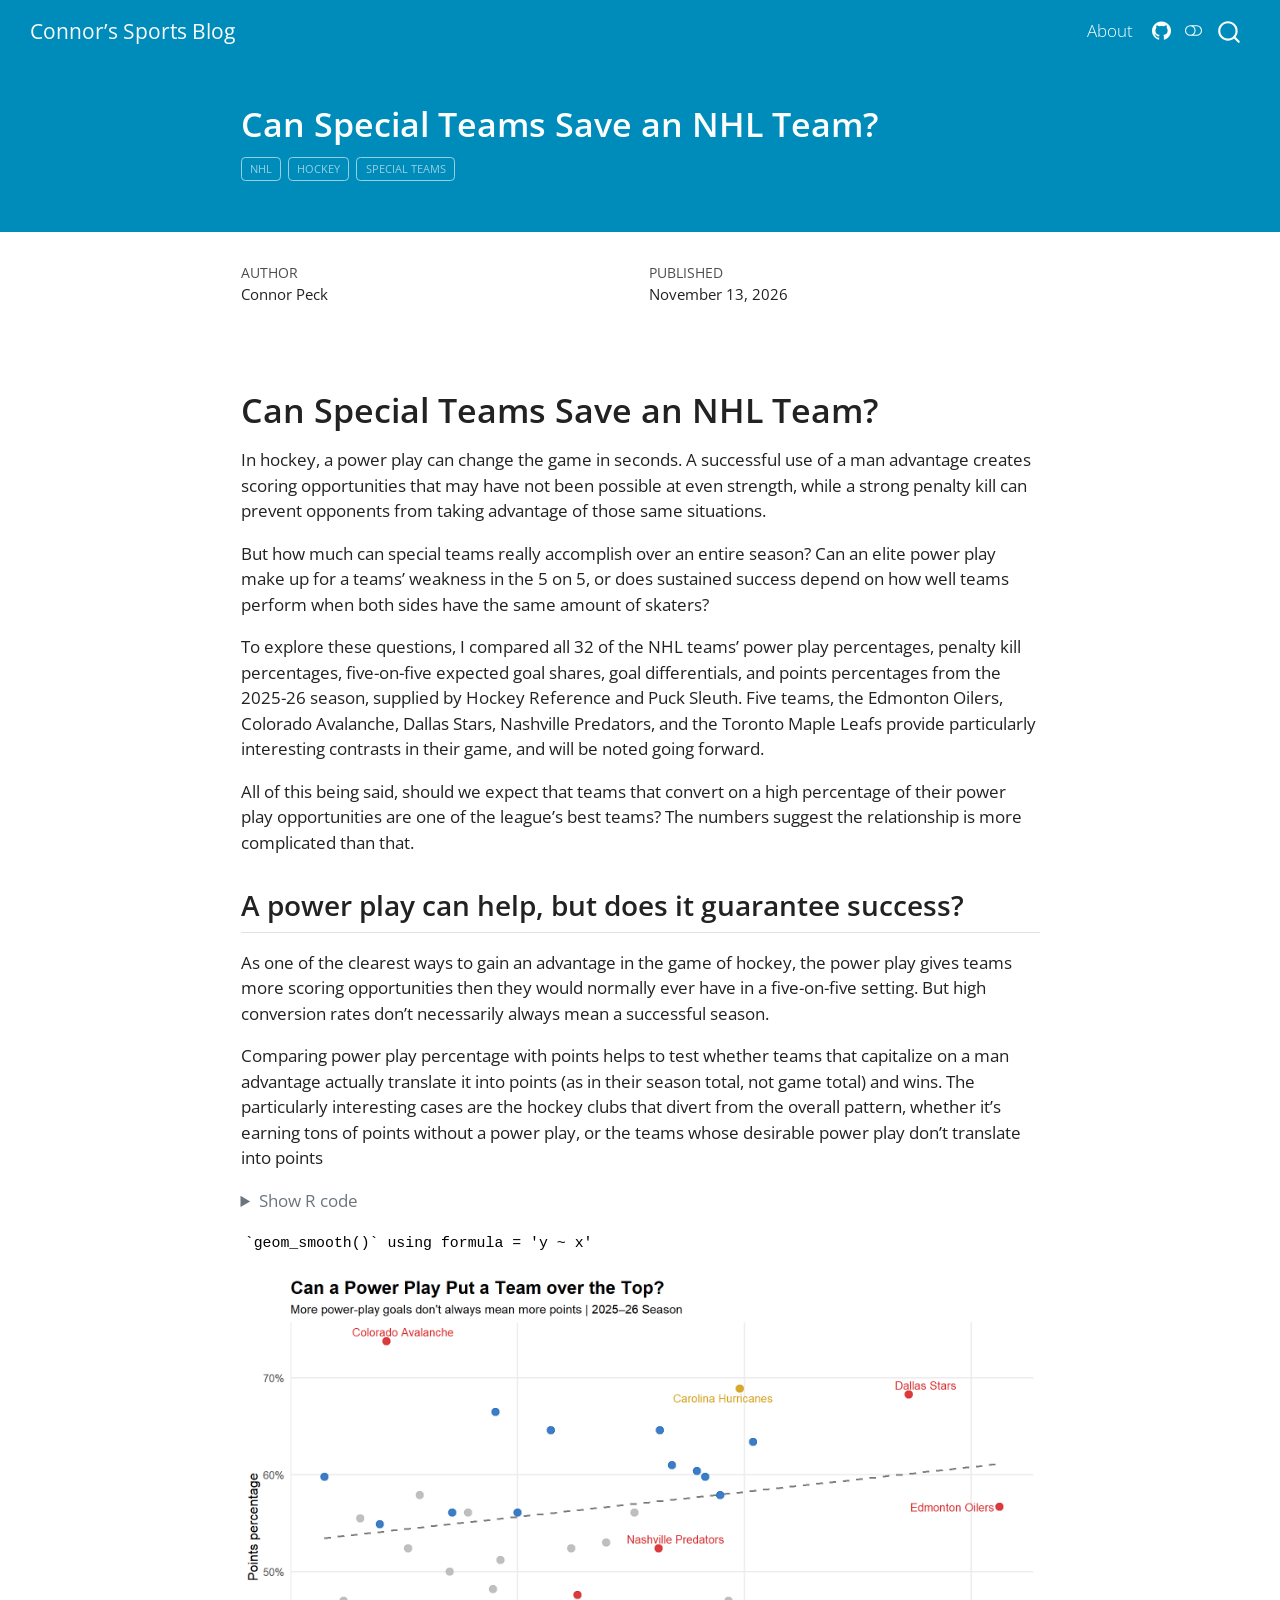
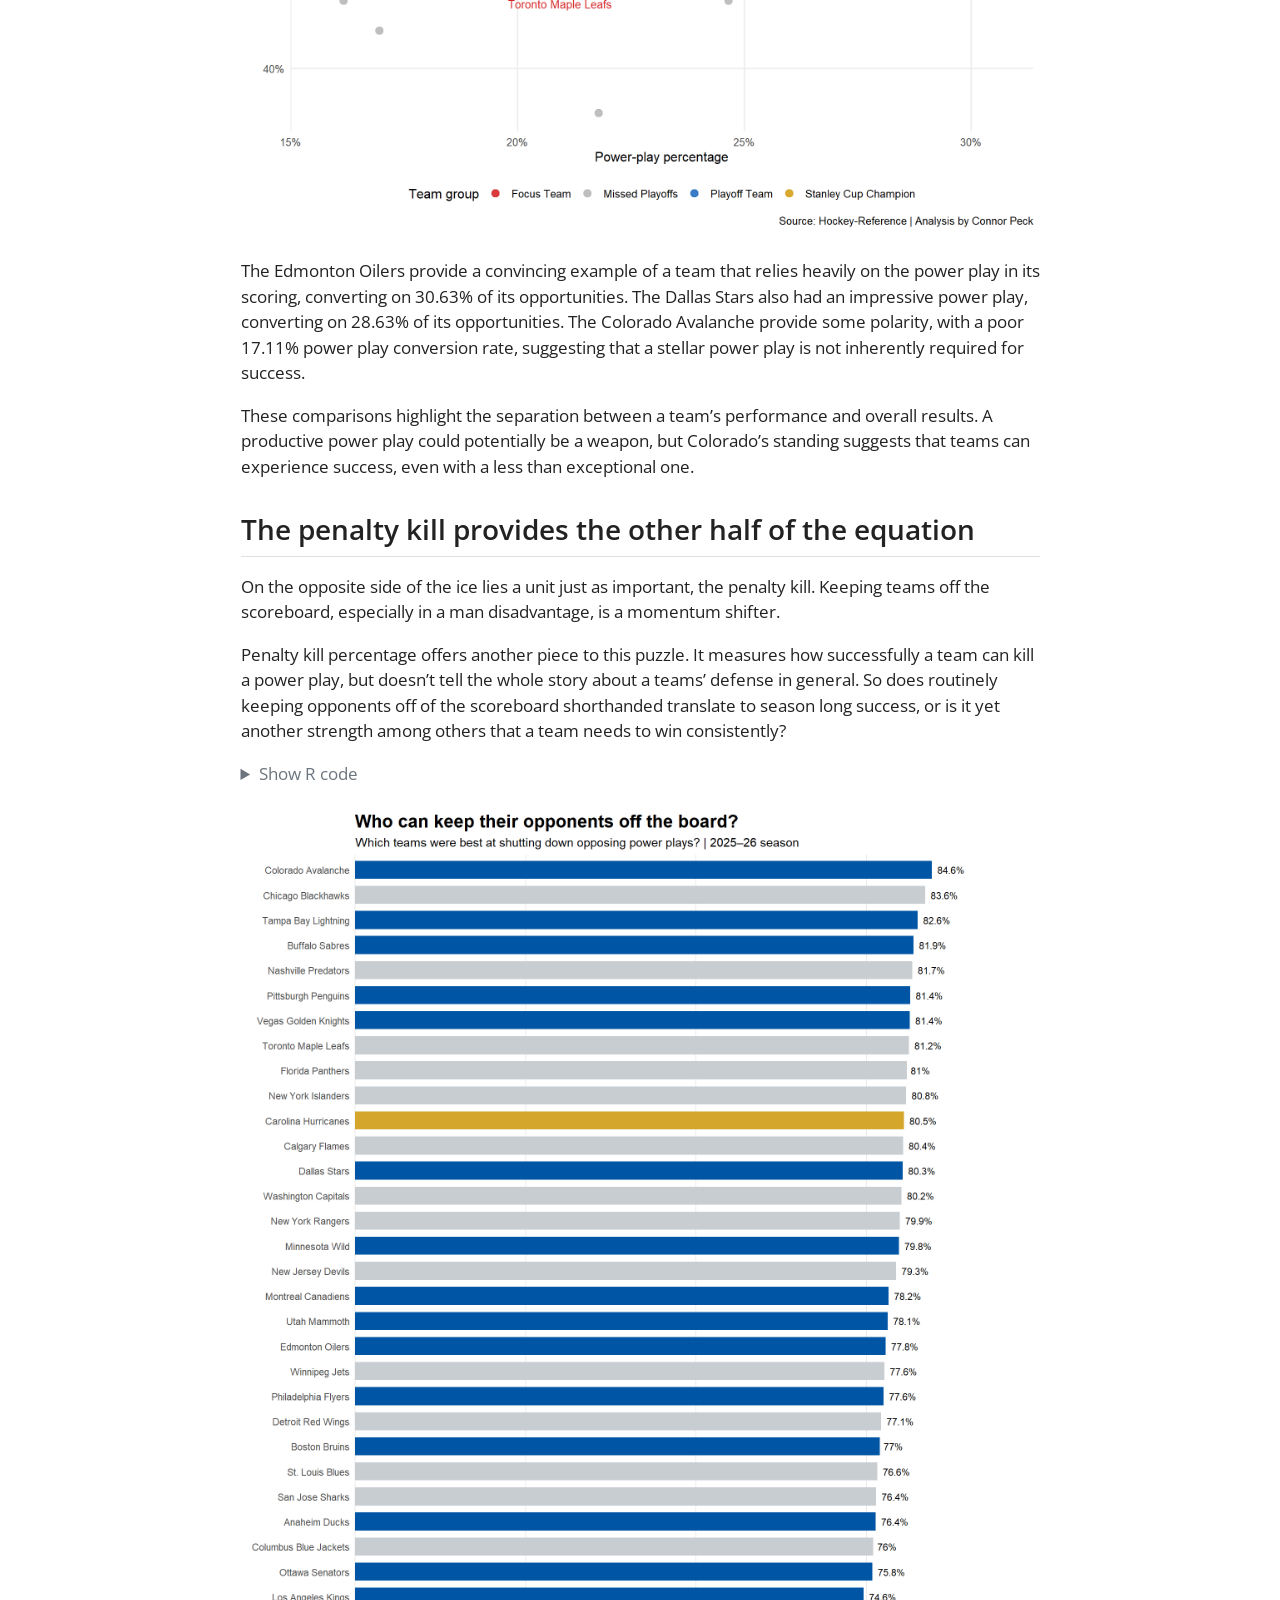
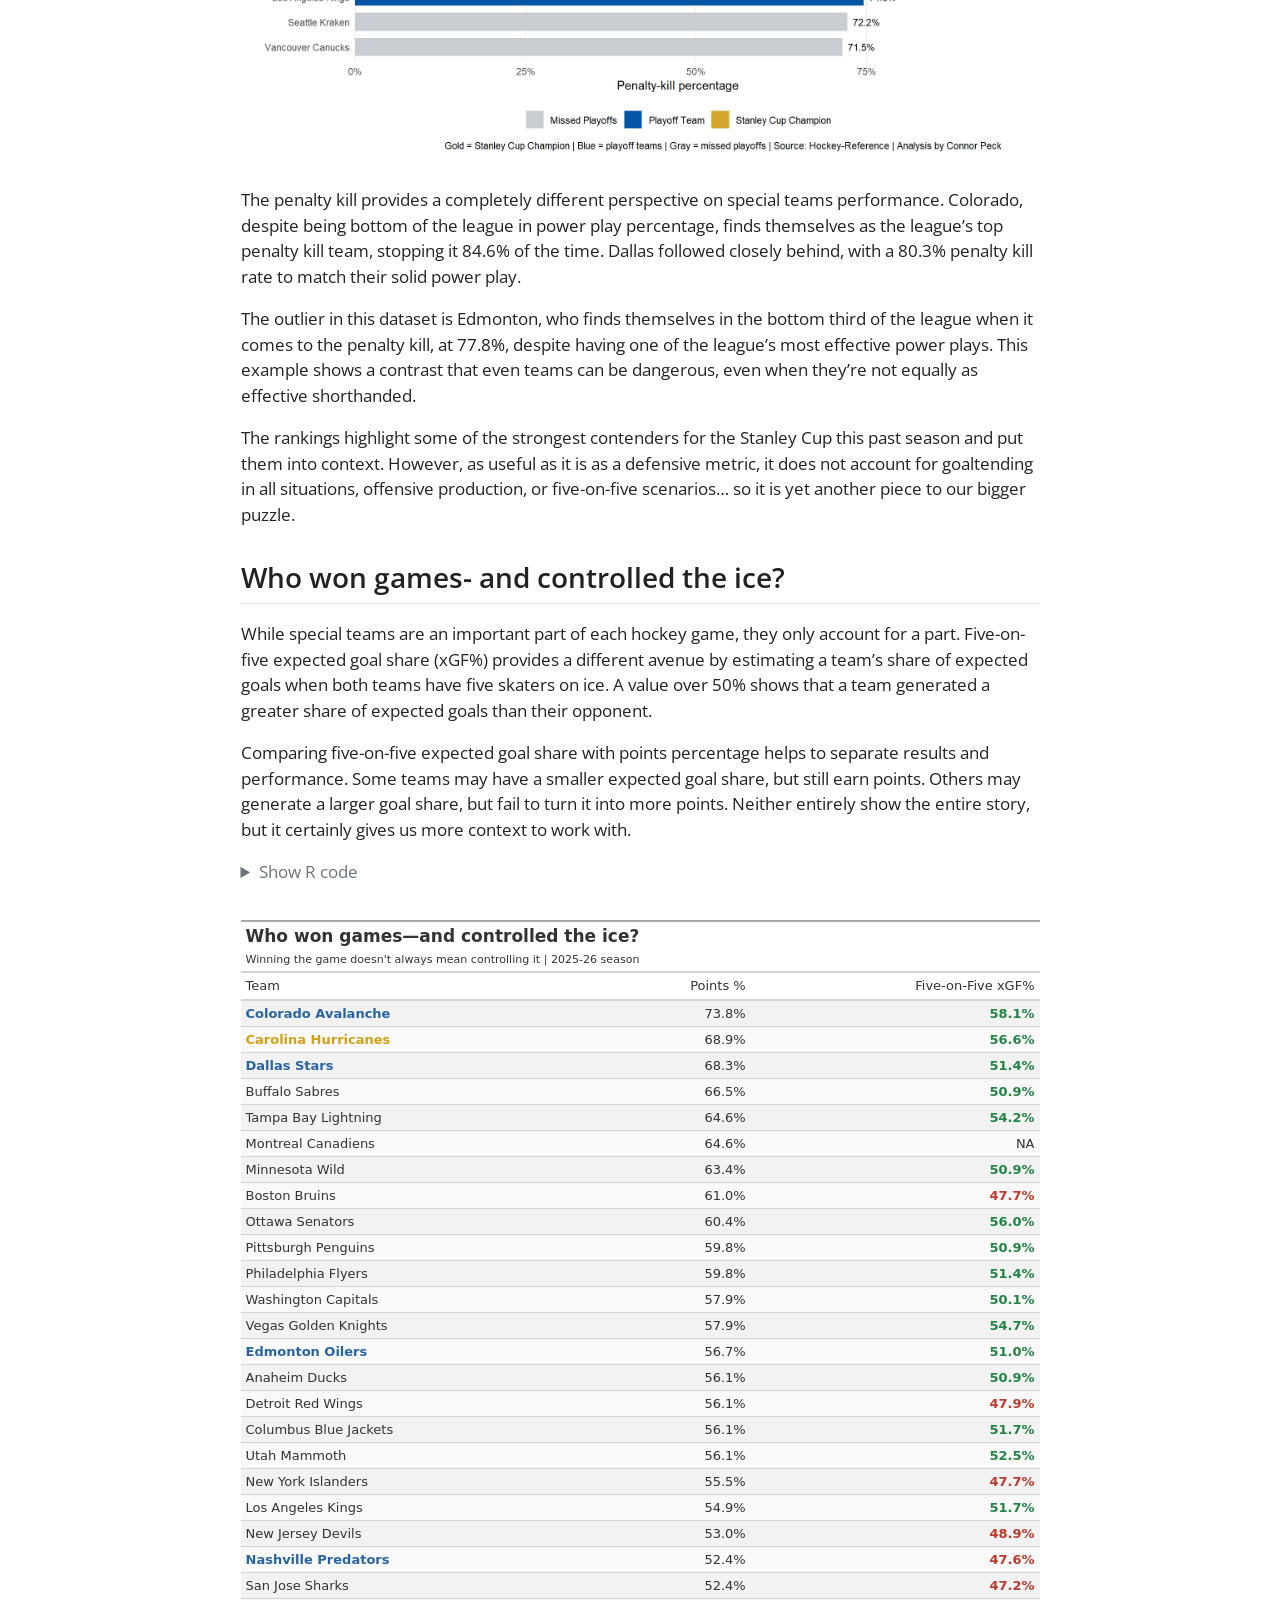
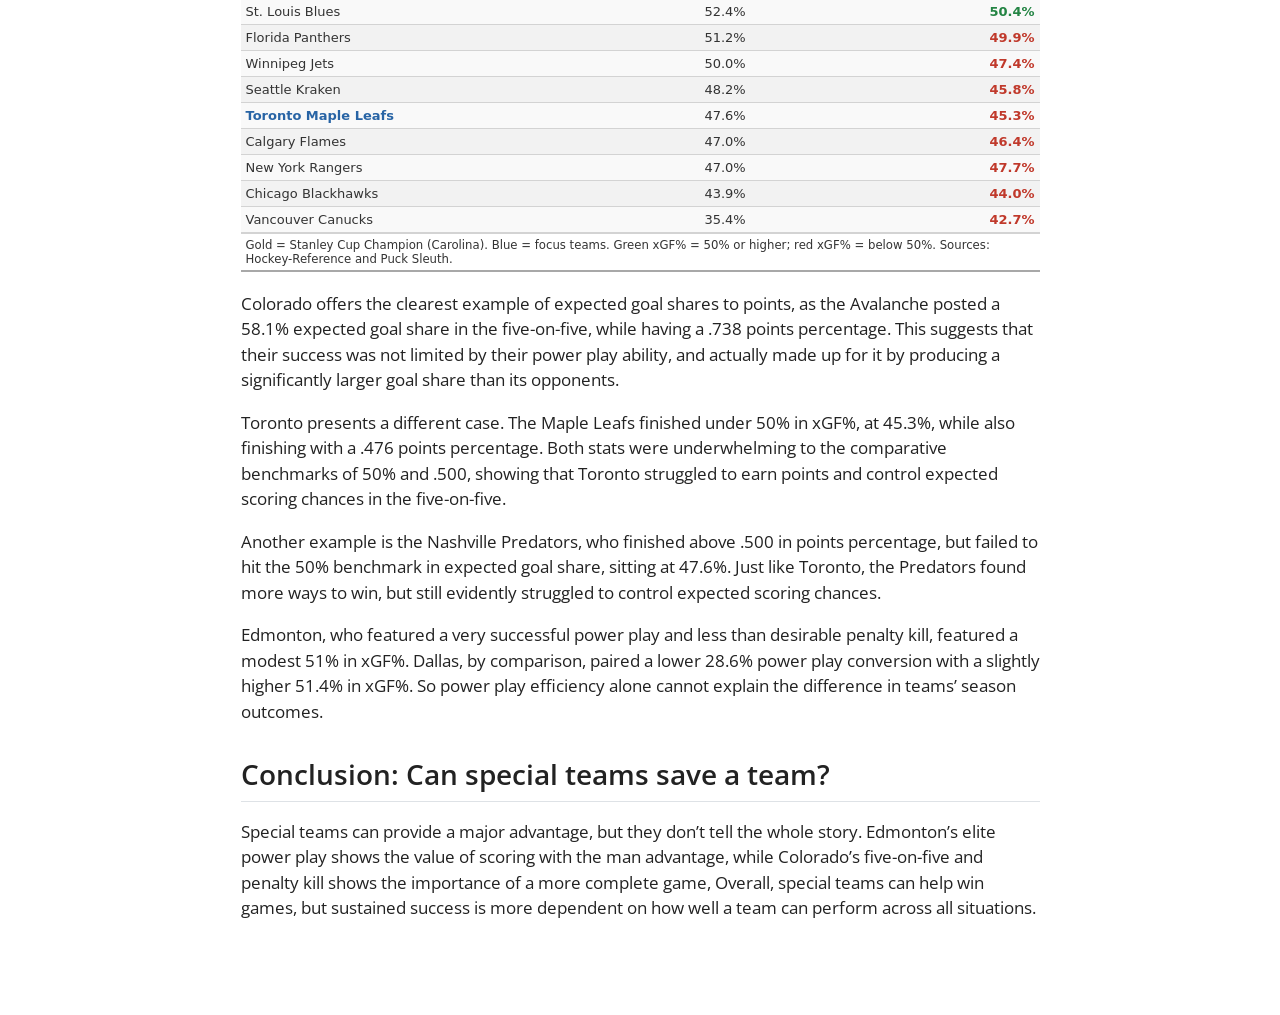
<file: posts/nhl-hockey-powerplay-penaltykill/index.html>
<!DOCTYPE html>
<html xmlns="http://www.w3.org/1999/xhtml" lang="en" xml:lang="en"><head>

<meta charset="utf-8">
<meta name="generator" content="quarto-1.11.9">

<meta name="viewport" content="width=device-width, initial-scale=1.0, user-scalable=yes">

<meta name="author" content="Connor Peck">
<meta name="dcterms.date" content="2026-11-13">

<title>Can Special Teams Save an NHL Team? – Connor’s Sports Blog</title>
<style>
/* Default styles provided by pandoc.
** See https://pandoc.org/MANUAL.html#variables-for-html for config info.
*/
span.smallcaps{font-variant: small-caps;}
div.columns{display: flex; gap: 1.5em;}
div.column{flex: auto;}
@media screen {
div.columns{gap: min(4vw, 1.5em);}
div.column{overflow-x: auto;}
}
div.hanging-indent{margin-left: 1.5em; text-indent: -1.5em;}
ul.task-list{list-style: none;}
ul.task-list li input[type="checkbox"] {
  width: 0.8em;
  margin: 0 0.8em 0.2em -1em; /* quarto-specific, see https://github.com/quarto-dev/quarto-cli/issues/4556 */ 
  vertical-align: middle;
}
/* CSS for syntax highlighting */
html { -webkit-text-size-adjust: 100%; }
pre > code.sourceCode { white-space: pre; position: relative; }
pre > code.sourceCode > span { display: inline-block; line-height: 1.25; }
pre > code.sourceCode > span:empty { height: 1.2em; }
.sourceCode { overflow: visible; }
code.sourceCode > span { color: inherit; text-decoration: inherit; }
div.sourceCode { margin: 1em 0; }
pre.sourceCode { margin: 0; }
@media screen {
div.sourceCode { overflow: auto; }
}
@media print {
pre > code.sourceCode { white-space: pre-wrap; }
pre > code.sourceCode > span { text-indent: -5em; padding-left: 5em; }
}
pre.numberSource code
  { counter-reset: source-line 0; }
pre.numberSource code > span
  { position: relative; left: -4em; counter-increment: source-line; }
pre.numberSource code > span > a:first-child::before
  { content: counter(source-line);
    position: relative; left: -1em; text-align: right; vertical-align: baseline;
    border: none; display: inline-block;
    -webkit-touch-callout: none; -webkit-user-select: none;
    -khtml-user-select: none; -moz-user-select: none;
    -ms-user-select: none; user-select: none;
    padding: 0 4px; width: 4em;
  }
pre.numberSource { margin-left: 3em;  padding-left: 4px; }
div.sourceCode
  {   }
@media screen {
pre > code.sourceCode > span > a:first-child::before { text-decoration: underline; }
}
</style>


<script src="../../site_libs/quarto-nav/quarto-nav.js"></script>
<script src="../../site_libs/quarto-nav/headroom.min.js"></script>
<script src="../../site_libs/clipboard/clipboard.min.js"></script>
<script src="../../site_libs/quarto-search/autocomplete.umd.js"></script>
<script src="../../site_libs/quarto-search/fuse.min.js"></script>
<script src="../../site_libs/quarto-search/quarto-search.js"></script>
<meta name="quarto:offset" content="../../">
<link href="../../logo.png" rel="icon" type="image/png">
<script src="../../site_libs/quarto-html/quarto.js" type="module"></script>
<script src="../../site_libs/quarto-html/tabsets/tabsets.js" type="module"></script>
<script src="../../site_libs/quarto-html/scrollable-regions/scrollable-regions.js" type="module"></script>
<script src="../../site_libs/quarto-html/popper.min.js"></script>
<script src="../../site_libs/quarto-html/tippy.umd.min.js"></script>
<script src="../../site_libs/quarto-html/anchor.min.js"></script>
<link href="../../site_libs/quarto-html/tippy.css" rel="stylesheet">
<link href="../../site_libs/quarto-html/quarto-syntax-highlighting-63b5708e65d6cd79cd7618c58d0c21e7.css" rel="stylesheet" class="quarto-color-scheme" id="quarto-text-highlighting-styles">
<link href="../../site_libs/quarto-html/quarto-syntax-highlighting-dark-447e42e69aaa9833c0ba1b986f430b20.css" rel="stylesheet" class="quarto-color-scheme quarto-color-alternate" id="quarto-text-highlighting-styles">
<link href="../../site_libs/quarto-html/quarto-syntax-highlighting-63b5708e65d6cd79cd7618c58d0c21e7.css" rel="stylesheet" class="quarto-color-scheme-extra" id="quarto-text-highlighting-styles">
<script src="../../site_libs/bootstrap/bootstrap.min.js"></script>
<link href="../../site_libs/bootstrap/bootstrap-icons.css" rel="stylesheet">
<link href="../../site_libs/bootstrap/bootstrap-4825978b8a5ea707222e7d0ccc730edd.min.css" rel="stylesheet" append-hash="true" class="quarto-color-scheme" id="quarto-bootstrap" data-mode="light">
<link href="../../site_libs/bootstrap/bootstrap-dark-a670438c43c116b0ec5980e9d107d90d.min.css" rel="stylesheet" append-hash="true" class="quarto-color-scheme quarto-color-alternate" id="quarto-bootstrap" data-mode="light">
<link href="../../site_libs/bootstrap/bootstrap-4825978b8a5ea707222e7d0ccc730edd.min.css" rel="stylesheet" append-hash="true" class="quarto-color-scheme-extra" id="quarto-bootstrap" data-mode="light">
<script id="quarto-search-options" type="application/json">{
  "location": "navbar",
  "copy-button": false,
  "collapse-after": 3,
  "panel-placement": "end",
  "type": "overlay",
  "limit": 50,
  "keyboard-shortcut": [
    "f",
    "/",
    "s"
  ],
  "show-item-context": false,
  "language": {
    "search-no-results-text": "No results",
    "search-matching-documents-text": "matching documents",
    "search-copy-link-title": "Copy link to search",
    "search-hide-matches-text": "Hide additional matches",
    "search-more-match-text": "more match in this document",
    "search-more-matches-text": "more matches in this document",
    "search-clear-button-title": "Clear",
    "search-text-placeholder": "",
    "search-detached-cancel-button-title": "Cancel",
    "search-submit-button-title": "Submit",
    "search-label": "Search"
  }
}</script>


<link rel="stylesheet" href="../../styles.css">
</head>

<body class="nav-fixed fullcontent quarto-light"><a id="quarto-skip-link" class="visually-hidden-focusable" href="#quarto-document-content">Skip to main content</a><script id="quarto-html-before-body" type="application/javascript">
    const toggleBodyColorMode = (bsSheetEl) => {
      const mode = bsSheetEl.getAttribute("data-mode");
      const bodyEl = window.document.querySelector("body");
      if (mode === "dark") {
        bodyEl.classList.add("quarto-dark");
        bodyEl.classList.remove("quarto-light");
      } else {
        bodyEl.classList.add("quarto-light");
        bodyEl.classList.remove("quarto-dark");
      }
    }
    const toggleBodyColorPrimary = () => {
      const bsSheetEl = window.document.querySelector("link#quarto-bootstrap:not([rel=disabled-stylesheet])");
      if (bsSheetEl) {
        toggleBodyColorMode(bsSheetEl);
      }
    }
    const setColorSchemeToggle = (alternate) => {
      const toggles = window.document.querySelectorAll('.quarto-color-scheme-toggle');
      for (let i=0; i < toggles.length; i++) {
        const toggle = toggles[i];
        if (toggle) {
          toggle.setAttribute("aria-checked", alternate ? "true" : "false");
          if (alternate) {
            toggle.classList.add("alternate");
          } else {
            toggle.classList.remove("alternate");
          }
        }
      }
    };
    const toggleColorMode = (alternate) => {
      // Switch the stylesheets
      const primaryStylesheets = window.document.querySelectorAll('link.quarto-color-scheme:not(.quarto-color-alternate)');
      const alternateStylesheets = window.document.querySelectorAll('link.quarto-color-scheme.quarto-color-alternate');
      manageTransitions('#quarto-margin-sidebar .nav-link', false);
      if (alternate) {
        // note: dark is layered on light, we don't disable primary!
        enableStylesheet(alternateStylesheets);
        for (const sheetNode of alternateStylesheets) {
          if (sheetNode.id === "quarto-bootstrap") {
            toggleBodyColorMode(sheetNode);
          }
        }
      } else {
        disableStylesheet(alternateStylesheets);
        enableStylesheet(primaryStylesheets)
        toggleBodyColorPrimary();
      }
      manageTransitions('#quarto-margin-sidebar .nav-link', true);
      // Switch the toggles
      setColorSchemeToggle(alternate)
    }
    // Hack to workaround the fact that safari doesn't
    // properly recolor the scrollbar when toggling (#1455).
    // Not run on load: stylesheets are set before first paint there, and
    // scrolling would undo the scroll to a URL fragment (#14973).
    // The one pixel nudge keeps the reader where they were.
    const refreshSafariScrollbar = () => {
      if (navigator.userAgent.indexOf('Safari') > 0 && navigator.userAgent.indexOf('Chrome') == -1) {
        manageTransitions("body", false);
        const scrollY = window.scrollY;
        window.scrollTo(0, scrollY > 0 ? scrollY - 1 : 1);
        setTimeout(() => {
          window.scrollTo(0, scrollY);
          manageTransitions("body", true);
        }, 40);
      }
    }
    const disableStylesheet = (stylesheets) => {
      for (let i=0; i < stylesheets.length; i++) {
        const stylesheet = stylesheets[i];
        stylesheet.rel = 'disabled-stylesheet';
      }
    }
    const enableStylesheet = (stylesheets) => {
      for (let i=0; i < stylesheets.length; i++) {
        const stylesheet = stylesheets[i];
        if(stylesheet.rel !== 'stylesheet') { // for Chrome, which will still FOUC without this check
          stylesheet.rel = 'stylesheet';
        }
      }
    }
    const manageTransitions = (selector, allowTransitions) => {
      const els = window.document.querySelectorAll(selector);
      for (let i=0; i < els.length; i++) {
        const el = els[i];
        if (allowTransitions) {
          el.classList.remove('notransition');
        } else {
          el.classList.add('notransition');
        }
      }
    }
    const isFileUrl = () => {
      return window.location.protocol === 'file:';
    }
    const hasAlternateSentinel = () => {
      let styleSentinel = getColorSchemeSentinel();
      if (styleSentinel !== null) {
        return styleSentinel === "alternate";
      } else {
        return false;
      }
    }
    const setStyleSentinel = (alternate) => {
      const value = alternate ? "alternate" : "default";
      if (!isFileUrl()) {
        window.localStorage.setItem("quarto-color-scheme", value);
      } else {
        localAlternateSentinel = value;
      }
    }
    const getColorSchemeSentinel = () => {
      if (!isFileUrl()) {
        const storageValue = window.localStorage.getItem("quarto-color-scheme");
        return storageValue != null ? storageValue : localAlternateSentinel;
      } else {
        return localAlternateSentinel;
      }
    }
    const toggleGiscusIfUsed = (isAlternate, darkModeDefault) => {
      const baseTheme = document.querySelector('#giscus-base-theme')?.value ?? 'light';
      const alternateTheme = document.querySelector('#giscus-alt-theme')?.value ?? 'dark';
      let newTheme = '';
      if(authorPrefersDark) {
        newTheme = isAlternate ? baseTheme : alternateTheme;
      } else {
        newTheme = isAlternate ? alternateTheme : baseTheme;
      }
      const changeGiscusTheme = () => {
        // From: https://github.com/giscus/giscus/issues/336
        const sendMessage = (message) => {
          const iframe = document.querySelector('iframe.giscus-frame');
          if (!iframe) return;
          iframe.contentWindow.postMessage({ giscus: message }, 'https://giscus.app');
        }
        sendMessage({
          setConfig: {
            theme: newTheme
          }
        });
      }
      const isGiscussLoaded = window.document.querySelector('iframe.giscus-frame') !== null;
      if (isGiscussLoaded) {
        changeGiscusTheme();
      }
    };
    const authorPrefersDark = false;
    const darkModeDefault = authorPrefersDark;
      document.querySelector('link#quarto-text-highlighting-styles.quarto-color-scheme-extra').rel = 'disabled-stylesheet';
      document.querySelector('link#quarto-bootstrap.quarto-color-scheme-extra').rel = 'disabled-stylesheet';
    let localAlternateSentinel = darkModeDefault ? 'alternate' : 'default';
    // Dark / light mode switch
    window.quartoToggleColorScheme = () => {
      // Read the current dark / light value
      let toAlternate = !hasAlternateSentinel();
      toggleColorMode(toAlternate);
      refreshSafariScrollbar();
      setStyleSentinel(toAlternate);
      toggleGiscusIfUsed(toAlternate, darkModeDefault);
      window.dispatchEvent(new Event('resize'));
    };
    // Switch to dark mode if need be
    if (hasAlternateSentinel()) {
      toggleColorMode(true);
    } else {
      toggleColorMode(false);
    }
  </script>

<div id="quarto-search-results"></div>
  <header id="quarto-header" class="headroom fixed-top quarto-banner">
    <nav class="navbar navbar-expand-lg " data-bs-theme="dark" aria-label="Site">
      <div class="navbar-container container-fluid">
      <div class="navbar-brand-container mx-auto">
    <a class="navbar-brand" href="../../index.html">
    <span class="navbar-title">Connor’s Sports Blog</span>
    </a>
  </div>
          <button class="navbar-toggler" type="button" data-bs-toggle="collapse" data-bs-target="#navbarCollapse" aria-controls="navbarCollapse" aria-expanded="false" aria-label="Toggle navigation" onclick="if (window.quartoToggleHeadroom) { window.quartoToggleHeadroom(); }">
  <span class="navbar-toggler-icon"></span>
</button>
          <div class="collapse navbar-collapse" id="navbarCollapse">
            <ul class="navbar-nav navbar-nav-scroll ms-auto">
  <li class="nav-item">
    <a class="nav-link" href="../../about.html"> 
<span class="menu-text">About</span></a>
  </li>  
  <li class="nav-item compact">
    <a class="nav-link" href="https://github.com/connorpeck"> <i class="bi bi-github" role="img">
</i> 
<span class="menu-text"></span></a>
  </li>  
</ul>
          </div> <!-- /navcollapse -->
            <div class="quarto-navbar-tools">
  <button type="button" role="switch" aria-checked="false" class="quarto-color-scheme-toggle quarto-navigation-tool  px-1" onclick="window.quartoToggleColorScheme(); return false;" title="Toggle dark mode" aria-label="Toggle dark mode"><i class="bi"></i></button>
</div>
            <div id="quarto-search" class="" title="Search"></div>
      </div> <!-- /container-fluid -->
    </nav>
</header>
<!-- content -->
<header id="title-block-header" class="quarto-title-block default page-columns page-full">
  <div class="quarto-title-banner page-columns page-full">
    <div class="quarto-title column-body">
      <h1 class="title">Can Special Teams Save an NHL Team?</h1>
                                <div class="quarto-categories">
                <div class="quarto-category">NHL</div>
                <div class="quarto-category">Hockey</div>
                <div class="quarto-category">Special Teams</div>
              </div>
                  </div>
  </div>
    
  
  <div class="quarto-title-meta">

      <div>
      <div class="quarto-title-meta-heading">Author</div>
      <div class="quarto-title-meta-contents">
               <p>Connor Peck </p>
            </div>
    </div>
      
      <div>
      <div class="quarto-title-meta-heading">Published</div>
      <div class="quarto-title-meta-contents">
        <p class="date">November 13, 2026</p>
      </div>
    </div>
    
      
    </div>
    
  
  </header><div id="quarto-content" class="quarto-container page-columns page-rows-contents page-layout-article page-navbar">
<!-- sidebar -->
<!-- margin-sidebar -->
    
<!-- main -->
<main class="content quarto-banner-title-block" id="quarto-document-content" tabindex="-1">






<section id="can-special-teams-save-an-nhl-team" class="level1">
<h1>Can Special Teams Save an NHL Team?</h1>
<p>In hockey, a power play can change the game in seconds. A successful use of a man advantage creates scoring opportunities that may have not been possible at even strength, while a strong penalty kill can prevent opponents from taking advantage of those same situations.</p>
<p>But how much can special teams really accomplish over an entire season? Can an elite power play make up for a teams’ weakness in the 5 on 5, or does sustained success depend on how well teams perform when both sides have the same amount of skaters?</p>
<p>To explore these questions, I compared all 32 of the NHL teams’ power play percentages, penalty kill percentages, five-on-five expected goal shares, goal differentials, and points percentages from the 2025-26 season, supplied by Hockey Reference and Puck Sleuth. Five teams, the Edmonton Oilers, Colorado Avalanche, Dallas Stars, Nashville Predators, and the Toronto Maple Leafs provide particularly interesting contrasts in their game, and will be noted going forward.</p>
<p>All of this being said, should we expect that teams that convert on a high percentage of their power play opportunities are one of the league’s best teams? The numbers suggest the relationship is more complicated than that.</p>
<section id="a-power-play-can-help-but-does-it-guarantee-success" class="level2">
<h2 class="anchored" data-anchor-id="a-power-play-can-help-but-does-it-guarantee-success">A power play can help, but does it guarantee success?</h2>
<p>As one of the clearest ways to gain an advantage in the game of hockey, the power play gives teams more scoring opportunities then they would normally ever have in a five-on-five setting. But high conversion rates don’t necessarily always mean a successful season.</p>
<p>Comparing power play percentage with points helps to test whether teams that capitalize on a man advantage actually translate it into points (as in their season total, not game total) and wins. The particularly interesting cases are the hockey clubs that divert from the overall pattern, whether it’s earning tons of points without a power play, or the teams whose desirable power play don’t translate into points</p>
<div class="cell">
<details class="code-fold">
<summary>Show R code</summary>
<div class="code-copy-outer-scaffold"><div class="sourceCode cell-code" id="cb1"><pre class="sourceCode r code-with-copy"><code class="sourceCode r"><span id="cb1-1"><a href="#cb1-1" aria-hidden="true" tabindex="-1"></a><span class="fu">ggplot</span>(</span>
<span id="cb1-2"><a href="#cb1-2" aria-hidden="true" tabindex="-1"></a>  Chart1,</span>
<span id="cb1-3"><a href="#cb1-3" aria-hidden="true" tabindex="-1"></a>  <span class="fu">aes</span>(</span>
<span id="cb1-4"><a href="#cb1-4" aria-hidden="true" tabindex="-1"></a>    <span class="at">x =</span> pp_display,</span>
<span id="cb1-5"><a href="#cb1-5" aria-hidden="true" tabindex="-1"></a>    <span class="at">y =</span> pts_display,</span>
<span id="cb1-6"><a href="#cb1-6" aria-hidden="true" tabindex="-1"></a>    <span class="at">color =</span> team_group</span>
<span id="cb1-7"><a href="#cb1-7" aria-hidden="true" tabindex="-1"></a>  )</span>
<span id="cb1-8"><a href="#cb1-8" aria-hidden="true" tabindex="-1"></a>) <span class="sc">+</span></span>
<span id="cb1-9"><a href="#cb1-9" aria-hidden="true" tabindex="-1"></a>  <span class="fu">geom_smooth</span>(</span>
<span id="cb1-10"><a href="#cb1-10" aria-hidden="true" tabindex="-1"></a>    <span class="fu">aes</span>(<span class="at">group =</span> <span class="dv">1</span>),</span>
<span id="cb1-11"><a href="#cb1-11" aria-hidden="true" tabindex="-1"></a>    <span class="at">method =</span> <span class="st">"lm"</span>,</span>
<span id="cb1-12"><a href="#cb1-12" aria-hidden="true" tabindex="-1"></a>    <span class="at">se =</span> <span class="cn">FALSE</span>,</span>
<span id="cb1-13"><a href="#cb1-13" aria-hidden="true" tabindex="-1"></a>    <span class="at">color =</span> <span class="st">"#777777"</span>,</span>
<span id="cb1-14"><a href="#cb1-14" aria-hidden="true" tabindex="-1"></a>    <span class="at">linetype =</span> <span class="st">"dashed"</span>,</span>
<span id="cb1-15"><a href="#cb1-15" aria-hidden="true" tabindex="-1"></a>    <span class="at">linewidth =</span> <span class="fl">0.8</span></span>
<span id="cb1-16"><a href="#cb1-16" aria-hidden="true" tabindex="-1"></a>  ) <span class="sc">+</span></span>
<span id="cb1-17"><a href="#cb1-17" aria-hidden="true" tabindex="-1"></a>  <span class="fu">geom_point</span>(</span>
<span id="cb1-18"><a href="#cb1-18" aria-hidden="true" tabindex="-1"></a>    <span class="at">size =</span> <span class="dv">3</span>,</span>
<span id="cb1-19"><a href="#cb1-19" aria-hidden="true" tabindex="-1"></a>    <span class="at">alpha =</span> <span class="fl">0.9</span></span>
<span id="cb1-20"><a href="#cb1-20" aria-hidden="true" tabindex="-1"></a>  ) <span class="sc">+</span></span>
<span id="cb1-21"><a href="#cb1-21" aria-hidden="true" tabindex="-1"></a>  <span class="fu">geom_text_repel</span>(</span>
<span id="cb1-22"><a href="#cb1-22" aria-hidden="true" tabindex="-1"></a>    <span class="at">data =</span> Chart1 <span class="sc">|&gt;</span></span>
<span id="cb1-23"><a href="#cb1-23" aria-hidden="true" tabindex="-1"></a>      <span class="fu">filter</span>(</span>
<span id="cb1-24"><a href="#cb1-24" aria-hidden="true" tabindex="-1"></a>        Team <span class="sc">==</span> <span class="st">"Carolina Hurricanes"</span> <span class="sc">|</span></span>
<span id="cb1-25"><a href="#cb1-25" aria-hidden="true" tabindex="-1"></a>          Team <span class="sc">%in%</span> focus_teams</span>
<span id="cb1-26"><a href="#cb1-26" aria-hidden="true" tabindex="-1"></a>      ),</span>
<span id="cb1-27"><a href="#cb1-27" aria-hidden="true" tabindex="-1"></a>    <span class="fu">aes</span>(<span class="at">label =</span> Team),</span>
<span id="cb1-28"><a href="#cb1-28" aria-hidden="true" tabindex="-1"></a>    <span class="at">size =</span> <span class="fl">3.5</span>,</span>
<span id="cb1-29"><a href="#cb1-29" aria-hidden="true" tabindex="-1"></a>    <span class="at">show.legend =</span> <span class="cn">FALSE</span>,</span>
<span id="cb1-30"><a href="#cb1-30" aria-hidden="true" tabindex="-1"></a>    <span class="at">max.overlaps =</span> <span class="cn">Inf</span></span>
<span id="cb1-31"><a href="#cb1-31" aria-hidden="true" tabindex="-1"></a>  ) <span class="sc">+</span></span>
<span id="cb1-32"><a href="#cb1-32" aria-hidden="true" tabindex="-1"></a>  <span class="fu">scale_color_manual</span>(</span>
<span id="cb1-33"><a href="#cb1-33" aria-hidden="true" tabindex="-1"></a>    <span class="at">values =</span> <span class="fu">c</span>(</span>
<span id="cb1-34"><a href="#cb1-34" aria-hidden="true" tabindex="-1"></a>      <span class="st">"Stanley Cup Champion"</span> <span class="ot">=</span> <span class="st">"#D4A017"</span>,</span>
<span id="cb1-35"><a href="#cb1-35" aria-hidden="true" tabindex="-1"></a>      <span class="st">"Focus Team"</span> <span class="ot">=</span> <span class="st">"#D62728"</span>,</span>
<span id="cb1-36"><a href="#cb1-36" aria-hidden="true" tabindex="-1"></a>      <span class="st">"Playoff Team"</span> <span class="ot">=</span> <span class="st">"#276FBF"</span>,</span>
<span id="cb1-37"><a href="#cb1-37" aria-hidden="true" tabindex="-1"></a>      <span class="st">"Missed Playoffs"</span> <span class="ot">=</span> <span class="st">"#B8B8B8"</span></span>
<span id="cb1-38"><a href="#cb1-38" aria-hidden="true" tabindex="-1"></a>    )</span>
<span id="cb1-39"><a href="#cb1-39" aria-hidden="true" tabindex="-1"></a>  ) <span class="sc">+</span></span>
<span id="cb1-40"><a href="#cb1-40" aria-hidden="true" tabindex="-1"></a>  <span class="fu">scale_x_continuous</span>(</span>
<span id="cb1-41"><a href="#cb1-41" aria-hidden="true" tabindex="-1"></a>    <span class="at">labels =</span> <span class="fu">label_number</span>(<span class="at">suffix =</span> <span class="st">"%"</span>)</span>
<span id="cb1-42"><a href="#cb1-42" aria-hidden="true" tabindex="-1"></a>  ) <span class="sc">+</span></span>
<span id="cb1-43"><a href="#cb1-43" aria-hidden="true" tabindex="-1"></a>  <span class="fu">scale_y_continuous</span>(</span>
<span id="cb1-44"><a href="#cb1-44" aria-hidden="true" tabindex="-1"></a>    <span class="at">labels =</span> <span class="fu">label_number</span>(<span class="at">suffix =</span> <span class="st">"%"</span>)</span>
<span id="cb1-45"><a href="#cb1-45" aria-hidden="true" tabindex="-1"></a>  ) <span class="sc">+</span></span>
<span id="cb1-46"><a href="#cb1-46" aria-hidden="true" tabindex="-1"></a>  <span class="fu">labs</span>(</span>
<span id="cb1-47"><a href="#cb1-47" aria-hidden="true" tabindex="-1"></a>    <span class="at">title =</span> <span class="st">"Can a Power Play Put a Team over the Top?"</span>,</span>
<span id="cb1-48"><a href="#cb1-48" aria-hidden="true" tabindex="-1"></a>    <span class="at">subtitle =</span> <span class="st">"More power-play goals don't always mean more points | 2025–26 Season"</span>,</span>
<span id="cb1-49"><a href="#cb1-49" aria-hidden="true" tabindex="-1"></a>    <span class="at">x =</span> <span class="st">"Power-play percentage"</span>,</span>
<span id="cb1-50"><a href="#cb1-50" aria-hidden="true" tabindex="-1"></a>    <span class="at">y =</span> <span class="st">"Points percentage"</span>,</span>
<span id="cb1-51"><a href="#cb1-51" aria-hidden="true" tabindex="-1"></a>    <span class="at">color =</span> <span class="st">"Team group"</span>,</span>
<span id="cb1-52"><a href="#cb1-52" aria-hidden="true" tabindex="-1"></a>    <span class="at">caption =</span> <span class="st">"Source: Hockey-Reference | Analysis by Connor Peck"</span></span>
<span id="cb1-53"><a href="#cb1-53" aria-hidden="true" tabindex="-1"></a>  ) <span class="sc">+</span></span>
<span id="cb1-54"><a href="#cb1-54" aria-hidden="true" tabindex="-1"></a>  <span class="fu">theme_minimal</span>(<span class="at">base_size =</span> <span class="dv">12</span>) <span class="sc">+</span></span>
<span id="cb1-55"><a href="#cb1-55" aria-hidden="true" tabindex="-1"></a>  <span class="fu">theme</span>(</span>
<span id="cb1-56"><a href="#cb1-56" aria-hidden="true" tabindex="-1"></a>    <span class="at">plot.title =</span> <span class="fu">element_text</span>(<span class="at">face =</span> <span class="st">"bold"</span>, <span class="at">size =</span> <span class="dv">16</span>),</span>
<span id="cb1-57"><a href="#cb1-57" aria-hidden="true" tabindex="-1"></a>    <span class="at">plot.subtitle =</span> <span class="fu">element_text</span>(<span class="at">size =</span> <span class="dv">11</span>),</span>
<span id="cb1-58"><a href="#cb1-58" aria-hidden="true" tabindex="-1"></a>    <span class="at">legend.position =</span> <span class="st">"bottom"</span>,</span>
<span id="cb1-59"><a href="#cb1-59" aria-hidden="true" tabindex="-1"></a>    <span class="at">panel.grid.minor =</span> <span class="fu">element_blank</span>()</span>
<span id="cb1-60"><a href="#cb1-60" aria-hidden="true" tabindex="-1"></a>  )</span></code></pre></div><button title="Copy to Clipboard" class="code-copy-button"><i class="bi"></i></button></div>
</details>
<div class="cell-output cell-output-stderr">
<pre><code>`geom_smooth()` using formula = 'y ~ x'</code></pre>
</div>
<div class="cell-output-display">
<div>
<figure class="figure">
<p><img src="index_files/figure-html/unnamed-chunk-2-1.png" class="img-fluid figure-img" width="960"></p>
</figure>
</div>
</div>
</div>
<p>The Edmonton Oilers provide a convincing example of a team that relies heavily on the power play in its scoring, converting on 30.63% of its opportunities. The Dallas Stars also had an impressive power play, converting on 28.63% of its opportunities. The Colorado Avalanche provide some polarity, with a poor 17.11% power play conversion rate, suggesting that a stellar power play is not inherently required for success.</p>
<p>These comparisons highlight the separation between a team’s performance and overall results. A productive power play could potentially be a weapon, but Colorado’s standing suggests that teams can experience success, even with a less than exceptional one.</p>
</section>
<section id="the-penalty-kill-provides-the-other-half-of-the-equation" class="level2">
<h2 class="anchored" data-anchor-id="the-penalty-kill-provides-the-other-half-of-the-equation">The penalty kill provides the other half of the equation</h2>
<p>On the opposite side of the ice lies a unit just as important, the penalty kill. Keeping teams off the scoreboard, especially in a man disadvantage, is a momentum shifter.</p>
<p>Penalty kill percentage offers another piece to this puzzle. It measures how successfully a team can kill a power play, but doesn’t tell the whole story about a teams’ defense in general. So does routinely keeping opponents off of the scoreboard shorthanded translate to season long success, or is it yet another strength among others that a team needs to win consistently?</p>
<div class="cell">
<details class="code-fold">
<summary>Show R code</summary>
<div class="code-copy-outer-scaffold"><div class="sourceCode cell-code" id="cb3"><pre class="sourceCode r code-with-copy"><code class="sourceCode r"><span id="cb3-1"><a href="#cb3-1" aria-hidden="true" tabindex="-1"></a>Chart2 <span class="ot">&lt;-</span> Teams <span class="sc">|&gt;</span></span>
<span id="cb3-2"><a href="#cb3-2" aria-hidden="true" tabindex="-1"></a>  <span class="fu">mutate</span>(</span>
<span id="cb3-3"><a href="#cb3-3" aria-hidden="true" tabindex="-1"></a>    <span class="at">playoff_team =</span> Team <span class="sc">%in%</span> playoff_teams,</span>
<span id="cb3-4"><a href="#cb3-4" aria-hidden="true" tabindex="-1"></a>    <span class="at">champion =</span> Team <span class="sc">==</span> <span class="st">"Carolina Hurricanes"</span>,</span>
<span id="cb3-5"><a href="#cb3-5" aria-hidden="true" tabindex="-1"></a>    <span class="at">team_group =</span> <span class="fu">case_when</span>(</span>
<span id="cb3-6"><a href="#cb3-6" aria-hidden="true" tabindex="-1"></a>      champion <span class="sc">~</span> <span class="st">"Stanley Cup Champion"</span>,</span>
<span id="cb3-7"><a href="#cb3-7" aria-hidden="true" tabindex="-1"></a>      playoff_team <span class="sc">~</span> <span class="st">"Playoff Team"</span>,</span>
<span id="cb3-8"><a href="#cb3-8" aria-hidden="true" tabindex="-1"></a>      <span class="cn">TRUE</span> <span class="sc">~</span> <span class="st">"Missed Playoffs"</span></span>
<span id="cb3-9"><a href="#cb3-9" aria-hidden="true" tabindex="-1"></a>    )</span>
<span id="cb3-10"><a href="#cb3-10" aria-hidden="true" tabindex="-1"></a>  ) <span class="sc">|&gt;</span></span>
<span id="cb3-11"><a href="#cb3-11" aria-hidden="true" tabindex="-1"></a>  <span class="fu">arrange</span>(pk_display) <span class="sc">|&gt;</span></span>
<span id="cb3-12"><a href="#cb3-12" aria-hidden="true" tabindex="-1"></a>  <span class="fu">mutate</span>(</span>
<span id="cb3-13"><a href="#cb3-13" aria-hidden="true" tabindex="-1"></a>    <span class="at">Team =</span> <span class="fu">factor</span>(Team, <span class="at">levels =</span> Team)</span>
<span id="cb3-14"><a href="#cb3-14" aria-hidden="true" tabindex="-1"></a>  )</span>
<span id="cb3-15"><a href="#cb3-15" aria-hidden="true" tabindex="-1"></a></span>
<span id="cb3-16"><a href="#cb3-16" aria-hidden="true" tabindex="-1"></a><span class="fu">ggplot</span>(</span>
<span id="cb3-17"><a href="#cb3-17" aria-hidden="true" tabindex="-1"></a>  Chart2,</span>
<span id="cb3-18"><a href="#cb3-18" aria-hidden="true" tabindex="-1"></a>  <span class="fu">aes</span>(</span>
<span id="cb3-19"><a href="#cb3-19" aria-hidden="true" tabindex="-1"></a>    <span class="at">x =</span> Team,</span>
<span id="cb3-20"><a href="#cb3-20" aria-hidden="true" tabindex="-1"></a>    <span class="at">y =</span> pk_display,</span>
<span id="cb3-21"><a href="#cb3-21" aria-hidden="true" tabindex="-1"></a>    <span class="at">fill =</span> team_group</span>
<span id="cb3-22"><a href="#cb3-22" aria-hidden="true" tabindex="-1"></a>  )</span>
<span id="cb3-23"><a href="#cb3-23" aria-hidden="true" tabindex="-1"></a>) <span class="sc">+</span></span>
<span id="cb3-24"><a href="#cb3-24" aria-hidden="true" tabindex="-1"></a>  <span class="fu">geom_col</span>(<span class="at">width =</span> <span class="fl">0.72</span>) <span class="sc">+</span></span>
<span id="cb3-25"><a href="#cb3-25" aria-hidden="true" tabindex="-1"></a>  <span class="fu">geom_text</span>(</span>
<span id="cb3-26"><a href="#cb3-26" aria-hidden="true" tabindex="-1"></a>    <span class="fu">aes</span>(<span class="at">label =</span> <span class="fu">paste0</span>(<span class="fu">round</span>(pk_display, <span class="dv">1</span>), <span class="st">"%"</span>)),</span>
<span id="cb3-27"><a href="#cb3-27" aria-hidden="true" tabindex="-1"></a>    <span class="at">hjust =</span> <span class="sc">-</span><span class="fl">0.2</span>,</span>
<span id="cb3-28"><a href="#cb3-28" aria-hidden="true" tabindex="-1"></a>    <span class="at">size =</span> <span class="dv">3</span></span>
<span id="cb3-29"><a href="#cb3-29" aria-hidden="true" tabindex="-1"></a>  ) <span class="sc">+</span></span>
<span id="cb3-30"><a href="#cb3-30" aria-hidden="true" tabindex="-1"></a>  <span class="fu">coord_flip</span>(<span class="at">clip =</span> <span class="st">"off"</span>) <span class="sc">+</span></span>
<span id="cb3-31"><a href="#cb3-31" aria-hidden="true" tabindex="-1"></a>  <span class="fu">scale_fill_manual</span>(</span>
<span id="cb3-32"><a href="#cb3-32" aria-hidden="true" tabindex="-1"></a>    <span class="at">values =</span> <span class="fu">c</span>(</span>
<span id="cb3-33"><a href="#cb3-33" aria-hidden="true" tabindex="-1"></a>      <span class="st">"Stanley Cup Champion"</span> <span class="ot">=</span> <span class="st">"#D4A72C"</span>,</span>
<span id="cb3-34"><a href="#cb3-34" aria-hidden="true" tabindex="-1"></a>      <span class="st">"Playoff Team"</span> <span class="ot">=</span> <span class="st">"#0055A4"</span>,</span>
<span id="cb3-35"><a href="#cb3-35" aria-hidden="true" tabindex="-1"></a>      <span class="st">"Missed Playoffs"</span> <span class="ot">=</span> <span class="st">"#C8CDD2"</span></span>
<span id="cb3-36"><a href="#cb3-36" aria-hidden="true" tabindex="-1"></a>    )</span>
<span id="cb3-37"><a href="#cb3-37" aria-hidden="true" tabindex="-1"></a>  ) <span class="sc">+</span></span>
<span id="cb3-38"><a href="#cb3-38" aria-hidden="true" tabindex="-1"></a>  <span class="fu">scale_y_continuous</span>(</span>
<span id="cb3-39"><a href="#cb3-39" aria-hidden="true" tabindex="-1"></a>    <span class="at">labels =</span> <span class="fu">label_number</span>(<span class="at">suffix =</span> <span class="st">"%"</span>),</span>
<span id="cb3-40"><a href="#cb3-40" aria-hidden="true" tabindex="-1"></a>    <span class="at">expand =</span> <span class="fu">expansion</span>(<span class="at">mult =</span> <span class="fu">c</span>(<span class="dv">0</span>, <span class="fl">0.12</span>))</span>
<span id="cb3-41"><a href="#cb3-41" aria-hidden="true" tabindex="-1"></a>  ) <span class="sc">+</span></span>
<span id="cb3-42"><a href="#cb3-42" aria-hidden="true" tabindex="-1"></a>  <span class="fu">labs</span>(</span>
<span id="cb3-43"><a href="#cb3-43" aria-hidden="true" tabindex="-1"></a>    <span class="at">title =</span> <span class="st">"Who can keep their opponents off the board?"</span>,</span>
<span id="cb3-44"><a href="#cb3-44" aria-hidden="true" tabindex="-1"></a>    <span class="at">subtitle =</span> <span class="st">"Which teams were best at shutting down opposing power plays? | 2025–26 season"</span>,</span>
<span id="cb3-45"><a href="#cb3-45" aria-hidden="true" tabindex="-1"></a>    <span class="at">x =</span> <span class="cn">NULL</span>,</span>
<span id="cb3-46"><a href="#cb3-46" aria-hidden="true" tabindex="-1"></a>    <span class="at">y =</span> <span class="st">"Penalty-kill percentage"</span>,</span>
<span id="cb3-47"><a href="#cb3-47" aria-hidden="true" tabindex="-1"></a>    <span class="at">fill =</span> <span class="cn">NULL</span>,</span>
<span id="cb3-48"><a href="#cb3-48" aria-hidden="true" tabindex="-1"></a>    <span class="at">caption =</span> <span class="st">"Gold = Stanley Cup Champion | Blue = playoff teams | Gray = missed playoffs | Source: Hockey-Reference | Analysis by Connor Peck"</span></span>
<span id="cb3-49"><a href="#cb3-49" aria-hidden="true" tabindex="-1"></a>  ) <span class="sc">+</span></span>
<span id="cb3-50"><a href="#cb3-50" aria-hidden="true" tabindex="-1"></a>  <span class="fu">theme_minimal</span>(<span class="at">base_size =</span> <span class="dv">11</span>) <span class="sc">+</span></span>
<span id="cb3-51"><a href="#cb3-51" aria-hidden="true" tabindex="-1"></a>  <span class="fu">theme</span>(</span>
<span id="cb3-52"><a href="#cb3-52" aria-hidden="true" tabindex="-1"></a>    <span class="at">plot.title =</span> <span class="fu">element_text</span>(<span class="at">face =</span> <span class="st">"bold"</span>, <span class="at">size =</span> <span class="dv">16</span>),</span>
<span id="cb3-53"><a href="#cb3-53" aria-hidden="true" tabindex="-1"></a>    <span class="at">plot.subtitle =</span> <span class="fu">element_text</span>(<span class="at">size =</span> <span class="dv">11</span>),</span>
<span id="cb3-54"><a href="#cb3-54" aria-hidden="true" tabindex="-1"></a>    <span class="at">legend.position =</span> <span class="st">"bottom"</span>,</span>
<span id="cb3-55"><a href="#cb3-55" aria-hidden="true" tabindex="-1"></a>    <span class="at">panel.grid.major.y =</span> <span class="fu">element_blank</span>(),</span>
<span id="cb3-56"><a href="#cb3-56" aria-hidden="true" tabindex="-1"></a>    <span class="at">panel.grid.minor =</span> <span class="fu">element_blank</span>(),</span>
<span id="cb3-57"><a href="#cb3-57" aria-hidden="true" tabindex="-1"></a>    <span class="at">plot.margin =</span> <span class="fu">margin</span>(<span class="dv">10</span>, <span class="dv">35</span>, <span class="dv">10</span>, <span class="dv">10</span>)</span>
<span id="cb3-58"><a href="#cb3-58" aria-hidden="true" tabindex="-1"></a>  )</span></code></pre></div><button title="Copy to Clipboard" class="code-copy-button"><i class="bi"></i></button></div>
</details>
<div class="cell-output-display">
<div>
<figure class="figure">
<p><img src="index_files/figure-html/unnamed-chunk-3-1.png" class="img-fluid figure-img" width="960"></p>
</figure>
</div>
</div>
</div>
<p>The penalty kill provides a completely different perspective on special teams performance. Colorado, despite being bottom of the league in power play percentage, finds themselves as the league’s top penalty kill team, stopping it 84.6% of the time. Dallas followed closely behind, with a 80.3% penalty kill rate to match their solid power play.</p>
<p>The outlier in this dataset is Edmonton, who finds themselves in the bottom third of the league when it comes to the penalty kill, at 77.8%, despite having one of the league’s most effective power plays. This example shows a contrast that even teams can be dangerous, even when they’re not equally as effective shorthanded.</p>
<p>The rankings highlight some of the strongest contenders for the Stanley Cup this past season and put them into context. However, as useful as it is as a defensive metric, it does not account for goaltending in all situations, offensive production, or five-on-five scenarios… so it is yet another piece to our bigger puzzle.</p>
</section>
<section id="who-won-games--and-controlled-the-ice" class="level2">
<h2 class="anchored" data-anchor-id="who-won-games--and-controlled-the-ice">Who won games- and controlled the ice?</h2>
<p>While special teams are an important part of each hockey game, they only account for a part. Five-on-five expected goal share (xGF%) provides a different avenue by estimating a team’s share of expected goals when both teams have five skaters on ice. A value over 50% shows that a team generated a greater share of expected goals than their opponent.</p>
<p>Comparing five-on-five expected goal share with points percentage helps to separate results and performance. Some teams may have a smaller expected goal share, but still earn points. Others may generate a larger goal share, but fail to turn it into more points. Neither entirely show the entire story, but it certainly gives us more context to work with.</p>
<div class="cell">
<details class="code-fold">
<summary>Show R code</summary>
<div class="code-copy-outer-scaffold"><div class="sourceCode cell-code" id="cb4"><pre class="sourceCode r code-with-copy"><code class="sourceCode r"><span id="cb4-1"><a href="#cb4-1" aria-hidden="true" tabindex="-1"></a>champion_gold <span class="ot">&lt;-</span> <span class="st">"#D4A017"</span></span>
<span id="cb4-2"><a href="#cb4-2" aria-hidden="true" tabindex="-1"></a></span>
<span id="cb4-3"><a href="#cb4-3" aria-hidden="true" tabindex="-1"></a>Chart3 <span class="sc">|&gt;</span></span>
<span id="cb4-4"><a href="#cb4-4" aria-hidden="true" tabindex="-1"></a>  <span class="fu">select</span>(Team, pts_display, xgf_display) <span class="sc">|&gt;</span></span>
<span id="cb4-5"><a href="#cb4-5" aria-hidden="true" tabindex="-1"></a>  <span class="fu">gt</span>() <span class="sc">|&gt;</span></span>
<span id="cb4-6"><a href="#cb4-6" aria-hidden="true" tabindex="-1"></a>  <span class="fu">cols_label</span>(</span>
<span id="cb4-7"><a href="#cb4-7" aria-hidden="true" tabindex="-1"></a>    <span class="at">Team =</span> <span class="st">"Team"</span>,</span>
<span id="cb4-8"><a href="#cb4-8" aria-hidden="true" tabindex="-1"></a>    <span class="at">pts_display =</span> <span class="st">"Points %"</span>,</span>
<span id="cb4-9"><a href="#cb4-9" aria-hidden="true" tabindex="-1"></a>    <span class="at">xgf_display =</span> <span class="st">"Five-on-Five xGF%"</span></span>
<span id="cb4-10"><a href="#cb4-10" aria-hidden="true" tabindex="-1"></a>  ) <span class="sc">|&gt;</span></span>
<span id="cb4-11"><a href="#cb4-11" aria-hidden="true" tabindex="-1"></a>  <span class="fu">fmt_number</span>(</span>
<span id="cb4-12"><a href="#cb4-12" aria-hidden="true" tabindex="-1"></a>    <span class="at">columns =</span> <span class="fu">c</span>(pts_display, xgf_display),</span>
<span id="cb4-13"><a href="#cb4-13" aria-hidden="true" tabindex="-1"></a>    <span class="at">decimals =</span> <span class="dv">1</span>,</span>
<span id="cb4-14"><a href="#cb4-14" aria-hidden="true" tabindex="-1"></a>    <span class="at">pattern =</span> <span class="st">"{x}%"</span></span>
<span id="cb4-15"><a href="#cb4-15" aria-hidden="true" tabindex="-1"></a>  ) <span class="sc">|&gt;</span></span>
<span id="cb4-16"><a href="#cb4-16" aria-hidden="true" tabindex="-1"></a>  <span class="fu">tab_header</span>(</span>
<span id="cb4-17"><a href="#cb4-17" aria-hidden="true" tabindex="-1"></a>    <span class="at">title =</span> <span class="fu">md</span>(<span class="st">"**Who won games—and controlled the ice?**"</span>),</span>
<span id="cb4-18"><a href="#cb4-18" aria-hidden="true" tabindex="-1"></a>    <span class="at">subtitle =</span> <span class="st">"Winning the game doesn't always mean controlling it | 2025-26 season"</span></span>
<span id="cb4-19"><a href="#cb4-19" aria-hidden="true" tabindex="-1"></a>  ) <span class="sc">|&gt;</span></span>
<span id="cb4-20"><a href="#cb4-20" aria-hidden="true" tabindex="-1"></a>  <span class="co"># Gold = Stanley Cup Champion</span></span>
<span id="cb4-21"><a href="#cb4-21" aria-hidden="true" tabindex="-1"></a>  <span class="fu">tab_style</span>(</span>
<span id="cb4-22"><a href="#cb4-22" aria-hidden="true" tabindex="-1"></a>    <span class="at">style =</span> <span class="fu">cell_text</span>(</span>
<span id="cb4-23"><a href="#cb4-23" aria-hidden="true" tabindex="-1"></a>      <span class="at">color =</span> champion_gold,</span>
<span id="cb4-24"><a href="#cb4-24" aria-hidden="true" tabindex="-1"></a>      <span class="at">weight =</span> <span class="st">"bold"</span></span>
<span id="cb4-25"><a href="#cb4-25" aria-hidden="true" tabindex="-1"></a>    ),</span>
<span id="cb4-26"><a href="#cb4-26" aria-hidden="true" tabindex="-1"></a>    <span class="at">locations =</span> <span class="fu">cells_body</span>(</span>
<span id="cb4-27"><a href="#cb4-27" aria-hidden="true" tabindex="-1"></a>      <span class="at">columns =</span> Team,</span>
<span id="cb4-28"><a href="#cb4-28" aria-hidden="true" tabindex="-1"></a>      <span class="at">rows =</span> Team <span class="sc">==</span> <span class="st">"Carolina Hurricanes"</span></span>
<span id="cb4-29"><a href="#cb4-29" aria-hidden="true" tabindex="-1"></a>    )</span>
<span id="cb4-30"><a href="#cb4-30" aria-hidden="true" tabindex="-1"></a>  ) <span class="sc">|&gt;</span></span>
<span id="cb4-31"><a href="#cb4-31" aria-hidden="true" tabindex="-1"></a>  <span class="co"># Blue = focus teams</span></span>
<span id="cb4-32"><a href="#cb4-32" aria-hidden="true" tabindex="-1"></a>  <span class="fu">tab_style</span>(</span>
<span id="cb4-33"><a href="#cb4-33" aria-hidden="true" tabindex="-1"></a>    <span class="at">style =</span> <span class="fu">cell_text</span>(</span>
<span id="cb4-34"><a href="#cb4-34" aria-hidden="true" tabindex="-1"></a>      <span class="at">color =</span> <span class="st">"#2864A5"</span>,</span>
<span id="cb4-35"><a href="#cb4-35" aria-hidden="true" tabindex="-1"></a>      <span class="at">weight =</span> <span class="st">"bold"</span></span>
<span id="cb4-36"><a href="#cb4-36" aria-hidden="true" tabindex="-1"></a>    ),</span>
<span id="cb4-37"><a href="#cb4-37" aria-hidden="true" tabindex="-1"></a>    <span class="at">locations =</span> <span class="fu">cells_body</span>(</span>
<span id="cb4-38"><a href="#cb4-38" aria-hidden="true" tabindex="-1"></a>      <span class="at">columns =</span> Team,</span>
<span id="cb4-39"><a href="#cb4-39" aria-hidden="true" tabindex="-1"></a>      <span class="at">rows =</span> Team <span class="sc">%in%</span> focus_teams</span>
<span id="cb4-40"><a href="#cb4-40" aria-hidden="true" tabindex="-1"></a>    )</span>
<span id="cb4-41"><a href="#cb4-41" aria-hidden="true" tabindex="-1"></a>  ) <span class="sc">|&gt;</span></span>
<span id="cb4-42"><a href="#cb4-42" aria-hidden="true" tabindex="-1"></a>  <span class="co"># Green = xGF% of 50% or higher</span></span>
<span id="cb4-43"><a href="#cb4-43" aria-hidden="true" tabindex="-1"></a>  <span class="fu">tab_style</span>(</span>
<span id="cb4-44"><a href="#cb4-44" aria-hidden="true" tabindex="-1"></a>    <span class="at">style =</span> <span class="fu">cell_text</span>(</span>
<span id="cb4-45"><a href="#cb4-45" aria-hidden="true" tabindex="-1"></a>      <span class="at">color =</span> <span class="st">"#238443"</span>,</span>
<span id="cb4-46"><a href="#cb4-46" aria-hidden="true" tabindex="-1"></a>      <span class="at">weight =</span> <span class="st">"bold"</span></span>
<span id="cb4-47"><a href="#cb4-47" aria-hidden="true" tabindex="-1"></a>    ),</span>
<span id="cb4-48"><a href="#cb4-48" aria-hidden="true" tabindex="-1"></a>    <span class="at">locations =</span> <span class="fu">cells_body</span>(</span>
<span id="cb4-49"><a href="#cb4-49" aria-hidden="true" tabindex="-1"></a>      <span class="at">columns =</span> xgf_display,</span>
<span id="cb4-50"><a href="#cb4-50" aria-hidden="true" tabindex="-1"></a>      <span class="at">rows =</span> <span class="sc">!</span><span class="fu">is.na</span>(xgf_display) <span class="sc">&amp;</span> xgf_display <span class="sc">&gt;=</span> <span class="dv">50</span></span>
<span id="cb4-51"><a href="#cb4-51" aria-hidden="true" tabindex="-1"></a>    )</span>
<span id="cb4-52"><a href="#cb4-52" aria-hidden="true" tabindex="-1"></a>  ) <span class="sc">|&gt;</span></span>
<span id="cb4-53"><a href="#cb4-53" aria-hidden="true" tabindex="-1"></a>  <span class="co"># Red = xGF% below 50%</span></span>
<span id="cb4-54"><a href="#cb4-54" aria-hidden="true" tabindex="-1"></a>  <span class="fu">tab_style</span>(</span>
<span id="cb4-55"><a href="#cb4-55" aria-hidden="true" tabindex="-1"></a>    <span class="at">style =</span> <span class="fu">cell_text</span>(</span>
<span id="cb4-56"><a href="#cb4-56" aria-hidden="true" tabindex="-1"></a>      <span class="at">color =</span> <span class="st">"#C0392B"</span>,</span>
<span id="cb4-57"><a href="#cb4-57" aria-hidden="true" tabindex="-1"></a>      <span class="at">weight =</span> <span class="st">"bold"</span></span>
<span id="cb4-58"><a href="#cb4-58" aria-hidden="true" tabindex="-1"></a>    ),</span>
<span id="cb4-59"><a href="#cb4-59" aria-hidden="true" tabindex="-1"></a>    <span class="at">locations =</span> <span class="fu">cells_body</span>(</span>
<span id="cb4-60"><a href="#cb4-60" aria-hidden="true" tabindex="-1"></a>      <span class="at">columns =</span> xgf_display,</span>
<span id="cb4-61"><a href="#cb4-61" aria-hidden="true" tabindex="-1"></a>      <span class="at">rows =</span> <span class="sc">!</span><span class="fu">is.na</span>(xgf_display) <span class="sc">&amp;</span> xgf_display <span class="sc">&lt;</span> <span class="dv">50</span></span>
<span id="cb4-62"><a href="#cb4-62" aria-hidden="true" tabindex="-1"></a>    )</span>
<span id="cb4-63"><a href="#cb4-63" aria-hidden="true" tabindex="-1"></a>  ) <span class="sc">|&gt;</span></span>
<span id="cb4-64"><a href="#cb4-64" aria-hidden="true" tabindex="-1"></a>  <span class="fu">opt_row_striping</span>() <span class="sc">|&gt;</span></span>
<span id="cb4-65"><a href="#cb4-65" aria-hidden="true" tabindex="-1"></a>  <span class="fu">tab_source_note</span>(</span>
<span id="cb4-66"><a href="#cb4-66" aria-hidden="true" tabindex="-1"></a>    <span class="at">source_note =</span> <span class="fu">md</span>(</span>
<span id="cb4-67"><a href="#cb4-67" aria-hidden="true" tabindex="-1"></a>      <span class="st">"Gold = Stanley Cup Champion (Carolina). Blue = focus teams. Green xGF% = 50% or higher; red xGF% = below 50%. Sources: Hockey-Reference and Puck Sleuth."</span></span>
<span id="cb4-68"><a href="#cb4-68" aria-hidden="true" tabindex="-1"></a>    )</span>
<span id="cb4-69"><a href="#cb4-69" aria-hidden="true" tabindex="-1"></a>  ) <span class="sc">|&gt;</span></span>
<span id="cb4-70"><a href="#cb4-70" aria-hidden="true" tabindex="-1"></a>  <span class="fu">tab_options</span>(</span>
<span id="cb4-71"><a href="#cb4-71" aria-hidden="true" tabindex="-1"></a>    <span class="at">heading.title.font.size =</span> <span class="dv">17</span>,</span>
<span id="cb4-72"><a href="#cb4-72" aria-hidden="true" tabindex="-1"></a>    <span class="at">heading.align =</span> <span class="st">"left"</span>,</span>
<span id="cb4-73"><a href="#cb4-73" aria-hidden="true" tabindex="-1"></a>    <span class="at">table.font.size =</span> <span class="dv">13</span>,</span>
<span id="cb4-74"><a href="#cb4-74" aria-hidden="true" tabindex="-1"></a>    <span class="at">table.width =</span> <span class="fu">pct</span>(<span class="dv">100</span>),</span>
<span id="cb4-75"><a href="#cb4-75" aria-hidden="true" tabindex="-1"></a>    <span class="at">data_row.padding =</span> <span class="fu">px</span>(<span class="dv">5</span>)</span>
<span id="cb4-76"><a href="#cb4-76" aria-hidden="true" tabindex="-1"></a>  )</span></code></pre></div><button title="Copy to Clipboard" class="code-copy-button"><i class="bi"></i></button></div>
</details>
<div class="cell-output-display">
<div id="zvziboyaet" style="padding-left:0px;padding-right:0px;padding-top:10px;padding-bottom:10px;overflow-x:auto;overflow-y:auto;width:auto;height:auto;">
<style>#zvziboyaet table {
  font-family: system-ui, 'Segoe UI', Roboto, Helvetica, Arial, sans-serif, 'Apple Color Emoji', 'Segoe UI Emoji', 'Segoe UI Symbol', 'Noto Color Emoji';
  -webkit-font-smoothing: antialiased;
  -moz-osx-font-smoothing: grayscale;
}

#zvziboyaet thead, #zvziboyaet tbody, #zvziboyaet tfoot, #zvziboyaet tr, #zvziboyaet td, #zvziboyaet th {
  border-style: none;
}

#zvziboyaet p {
  margin: 0;
  padding: 0;
}

#zvziboyaet .gt_table {
  display: table;
  border-collapse: collapse;
  line-height: normal;
  margin-left: auto;
  margin-right: auto;
  color: #333333;
  font-size: 13px;
  font-weight: normal;
  font-style: normal;
  background-color: #FFFFFF;
  width: 100%;
  border-top-style: solid;
  border-top-width: 2px;
  border-top-color: #A8A8A8;
  border-right-style: none;
  border-right-width: 2px;
  border-right-color: #D3D3D3;
  border-bottom-style: solid;
  border-bottom-width: 2px;
  border-bottom-color: #A8A8A8;
  border-left-style: none;
  border-left-width: 2px;
  border-left-color: #D3D3D3;
}

#zvziboyaet .gt_caption {
  padding-top: 4px;
  padding-bottom: 4px;
}

#zvziboyaet .gt_title {
  color: #333333;
  font-size: 17px;
  font-weight: initial;
  padding-top: 4px;
  padding-bottom: 4px;
  padding-left: 5px;
  padding-right: 5px;
  border-bottom-color: #FFFFFF;
  border-bottom-width: 0;
}

#zvziboyaet .gt_subtitle {
  color: #333333;
  font-size: 85%;
  font-weight: initial;
  padding-top: 3px;
  padding-bottom: 5px;
  padding-left: 5px;
  padding-right: 5px;
  border-top-color: #FFFFFF;
  border-top-width: 0;
}

#zvziboyaet .gt_heading {
  background-color: #FFFFFF;
  text-align: left;
  border-bottom-color: #FFFFFF;
  border-left-style: none;
  border-left-width: 1px;
  border-left-color: #D3D3D3;
  border-right-style: none;
  border-right-width: 1px;
  border-right-color: #D3D3D3;
}

#zvziboyaet .gt_bottom_border {
  border-bottom-style: solid;
  border-bottom-width: 2px;
  border-bottom-color: #D3D3D3;
}

#zvziboyaet .gt_col_headings {
  border-top-style: solid;
  border-top-width: 2px;
  border-top-color: #D3D3D3;
  border-bottom-style: solid;
  border-bottom-width: 2px;
  border-bottom-color: #D3D3D3;
  border-left-style: none;
  border-left-width: 1px;
  border-left-color: #D3D3D3;
  border-right-style: none;
  border-right-width: 1px;
  border-right-color: #D3D3D3;
}

#zvziboyaet .gt_col_heading {
  color: #333333;
  background-color: #FFFFFF;
  font-size: 100%;
  font-weight: normal;
  text-transform: inherit;
  border-left-style: none;
  border-left-width: 1px;
  border-left-color: #D3D3D3;
  border-right-style: none;
  border-right-width: 1px;
  border-right-color: #D3D3D3;
  vertical-align: bottom;
  padding-top: 5px;
  padding-bottom: 6px;
  padding-left: 5px;
  padding-right: 5px;
  overflow-x: hidden;
}

#zvziboyaet .gt_column_spanner_outer {
  color: #333333;
  background-color: #FFFFFF;
  font-size: 100%;
  font-weight: normal;
  text-transform: inherit;
  padding-top: 0;
  padding-bottom: 0;
  padding-left: 4px;
  padding-right: 4px;
}

#zvziboyaet .gt_column_spanner_outer:first-child {
  padding-left: 0;
}

#zvziboyaet .gt_column_spanner_outer:last-child {
  padding-right: 0;
}

#zvziboyaet .gt_column_spanner {
  border-bottom-style: solid;
  border-bottom-width: 2px;
  border-bottom-color: #D3D3D3;
  vertical-align: bottom;
  padding-top: 5px;
  padding-bottom: 5px;
  overflow-x: hidden;
  display: inline-block;
  width: 100%;
}

#zvziboyaet .gt_spanner_row {
  border-bottom-style: hidden;
}

#zvziboyaet .gt_group_heading {
  padding-top: 8px;
  padding-bottom: 8px;
  padding-left: 5px;
  padding-right: 5px;
  color: #333333;
  background-color: #FFFFFF;
  font-size: 100%;
  font-weight: initial;
  text-transform: inherit;
  border-top-style: solid;
  border-top-width: 2px;
  border-top-color: #D3D3D3;
  border-bottom-style: solid;
  border-bottom-width: 2px;
  border-bottom-color: #D3D3D3;
  border-left-style: none;
  border-left-width: 1px;
  border-left-color: #D3D3D3;
  border-right-style: none;
  border-right-width: 1px;
  border-right-color: #D3D3D3;
  vertical-align: middle;
  text-align: left;
}

#zvziboyaet .gt_empty_group_heading {
  padding: 0.5px;
  color: #333333;
  background-color: #FFFFFF;
  font-size: 100%;
  font-weight: initial;
  border-top-style: solid;
  border-top-width: 2px;
  border-top-color: #D3D3D3;
  border-bottom-style: solid;
  border-bottom-width: 2px;
  border-bottom-color: #D3D3D3;
  vertical-align: middle;
}

#zvziboyaet .gt_from_md > :first-child {
  margin-top: 0;
}

#zvziboyaet .gt_from_md > :last-child {
  margin-bottom: 0;
}

#zvziboyaet .gt_row {
  padding-top: 5px;
  padding-bottom: 5px;
  padding-left: 5px;
  padding-right: 5px;
  margin: 10px;
  border-top-style: solid;
  border-top-width: 1px;
  border-top-color: #D3D3D3;
  border-left-style: none;
  border-left-width: 1px;
  border-left-color: #D3D3D3;
  border-right-style: none;
  border-right-width: 1px;
  border-right-color: #D3D3D3;
  vertical-align: middle;
  overflow-x: hidden;
}

#zvziboyaet .gt_stub {
  color: #333333;
  background-color: #FFFFFF;
  font-size: 100%;
  font-weight: initial;
  text-transform: inherit;
  border-right-style: solid;
  border-right-width: 2px;
  border-right-color: #D3D3D3;
  padding-left: 5px;
  padding-right: 5px;
}

#zvziboyaet .gt_stub_row_group {
  color: #333333;
  background-color: #FFFFFF;
  font-size: 100%;
  font-weight: initial;
  text-transform: inherit;
  border-right-style: solid;
  border-right-width: 2px;
  border-right-color: #D3D3D3;
  padding-left: 5px;
  padding-right: 5px;
  vertical-align: top;
}

#zvziboyaet .gt_row_group_first td {
  border-top-width: 2px;
}

#zvziboyaet .gt_row_group_first th {
  border-top-width: 2px;
}

#zvziboyaet .gt_summary_row {
  color: #333333;
  background-color: #FFFFFF;
  text-transform: inherit;
  padding-top: 8px;
  padding-bottom: 8px;
  padding-left: 5px;
  padding-right: 5px;
}

#zvziboyaet .gt_first_summary_row {
  border-top-style: solid;
  border-top-color: #D3D3D3;
}

#zvziboyaet .gt_first_summary_row.thick {
  border-top-width: 2px;
}

#zvziboyaet .gt_last_summary_row {
  padding-top: 8px;
  padding-bottom: 8px;
  padding-left: 5px;
  padding-right: 5px;
  border-bottom-style: solid;
  border-bottom-width: 2px;
  border-bottom-color: #D3D3D3;
}

#zvziboyaet .gt_grand_summary_row {
  color: #333333;
  background-color: #FFFFFF;
  text-transform: inherit;
  padding-top: 8px;
  padding-bottom: 8px;
  padding-left: 5px;
  padding-right: 5px;
}

#zvziboyaet .gt_first_grand_summary_row {
  padding-top: 8px;
  padding-bottom: 8px;
  padding-left: 5px;
  padding-right: 5px;
  border-top-style: double;
  border-top-width: 6px;
  border-top-color: #D3D3D3;
}

#zvziboyaet .gt_last_grand_summary_row_top {
  padding-top: 8px;
  padding-bottom: 8px;
  padding-left: 5px;
  padding-right: 5px;
  border-bottom-style: double;
  border-bottom-width: 6px;
  border-bottom-color: #D3D3D3;
}

#zvziboyaet .gt_striped {
  background-color: rgba(128, 128, 128, 0.05);
}

#zvziboyaet .gt_table_body {
  border-top-style: solid;
  border-top-width: 2px;
  border-top-color: #D3D3D3;
  border-bottom-style: solid;
  border-bottom-width: 2px;
  border-bottom-color: #D3D3D3;
}

#zvziboyaet .gt_footnotes {
  color: #333333;
  background-color: #FFFFFF;
  border-bottom-style: none;
  border-bottom-width: 2px;
  border-bottom-color: #D3D3D3;
  border-left-style: none;
  border-left-width: 2px;
  border-left-color: #D3D3D3;
  border-right-style: none;
  border-right-width: 2px;
  border-right-color: #D3D3D3;
}

#zvziboyaet .gt_footnote {
  margin: 0px;
  font-size: 90%;
  padding-top: 4px;
  padding-bottom: 4px;
  padding-left: 5px;
  padding-right: 5px;
}

#zvziboyaet .gt_sourcenotes {
  color: #333333;
  background-color: #FFFFFF;
  border-bottom-style: none;
  border-bottom-width: 2px;
  border-bottom-color: #D3D3D3;
  border-left-style: none;
  border-left-width: 2px;
  border-left-color: #D3D3D3;
  border-right-style: none;
  border-right-width: 2px;
  border-right-color: #D3D3D3;
}

#zvziboyaet .gt_sourcenote {
  font-size: 90%;
  padding-top: 4px;
  padding-bottom: 4px;
  padding-left: 5px;
  padding-right: 5px;
}

#zvziboyaet .gt_left {
  text-align: left;
}

#zvziboyaet .gt_center {
  text-align: center;
}

#zvziboyaet .gt_right {
  text-align: right;
  font-variant-numeric: tabular-nums;
}

#zvziboyaet .gt_font_normal {
  font-weight: normal;
}

#zvziboyaet .gt_font_bold {
  font-weight: bold;
}

#zvziboyaet .gt_font_italic {
  font-style: italic;
}

#zvziboyaet .gt_super {
  font-size: 65%;
}

#zvziboyaet .gt_footnote_marks {
  font-size: 75%;
  vertical-align: 0.4em;
  position: initial;
}

#zvziboyaet .gt_asterisk {
  font-size: 100%;
  vertical-align: 0;
}

#zvziboyaet .gt_indent_1 {
  text-indent: 5px;
}

#zvziboyaet .gt_indent_2 {
  text-indent: 10px;
}

#zvziboyaet .gt_indent_3 {
  text-indent: 15px;
}

#zvziboyaet .gt_indent_4 {
  text-indent: 20px;
}

#zvziboyaet .gt_indent_5 {
  text-indent: 25px;
}

#zvziboyaet .katex-display {
  display: inline-flex !important;
  margin-bottom: 0.75em !important;
}

#zvziboyaet div.Reactable > div.rt-table > div.rt-thead > div.rt-tr.rt-tr-group-header > div.rt-th-group:after {
  height: 0px !important;
}
</style>

<table class="gt_table caption-top table table-sm table-striped small" data-quarto-bootstrap="false">
<thead>
<tr class="gt_heading header">
<td colspan="3" class="gt_heading gt_title gt_font_normal"><strong>Who won games—and controlled the ice?</strong></td>
</tr>
<tr class="gt_heading even">
<td colspan="3" class="gt_heading gt_subtitle gt_font_normal gt_bottom_border">Winning the game doesn't always mean controlling it | 2025-26 season</td>
</tr>
<tr class="gt_col_headings header">
<th id="Team" class="gt_col_heading gt_columns_bottom_border gt_left" data-quarto-table-cell-role="th" scope="col">Team</th>
<th id="pts_display" class="gt_col_heading gt_columns_bottom_border gt_right" data-quarto-table-cell-role="th" scope="col">Points %</th>
<th id="xgf_display" class="gt_col_heading gt_columns_bottom_border gt_right" data-quarto-table-cell-role="th" scope="col">Five-on-Five xGF%</th>
</tr>
</thead>
<tbody class="gt_table_body">
<tr class="odd">
<td class="gt_row gt_left" headers="Team" style="color: #2864A5; font-weight: bold">Colorado Avalanche</td>
<td class="gt_row gt_right" headers="pts_display">73.8%</td>
<td class="gt_row gt_right" headers="xgf_display" style="color: #238443; font-weight: bold">58.1%</td>
</tr>
<tr class="even">
<td class="gt_row gt_left gt_striped" headers="Team" style="color: #D4A017; font-weight: bold">Carolina Hurricanes</td>
<td class="gt_row gt_right gt_striped" headers="pts_display">68.9%</td>
<td class="gt_row gt_right gt_striped" headers="xgf_display" style="color: #238443; font-weight: bold">56.6%</td>
</tr>
<tr class="odd">
<td class="gt_row gt_left" headers="Team" style="color: #2864A5; font-weight: bold">Dallas Stars</td>
<td class="gt_row gt_right" headers="pts_display">68.3%</td>
<td class="gt_row gt_right" headers="xgf_display" style="color: #238443; font-weight: bold">51.4%</td>
</tr>
<tr class="even">
<td class="gt_row gt_left gt_striped" headers="Team">Buffalo Sabres</td>
<td class="gt_row gt_right gt_striped" headers="pts_display">66.5%</td>
<td class="gt_row gt_right gt_striped" headers="xgf_display" style="color: #238443; font-weight: bold">50.9%</td>
</tr>
<tr class="odd">
<td class="gt_row gt_left" headers="Team">Tampa Bay Lightning</td>
<td class="gt_row gt_right" headers="pts_display">64.6%</td>
<td class="gt_row gt_right" headers="xgf_display" style="color: #238443; font-weight: bold">54.2%</td>
</tr>
<tr class="even">
<td class="gt_row gt_left gt_striped" headers="Team">Montreal Canadiens</td>
<td class="gt_row gt_right gt_striped" headers="pts_display">64.6%</td>
<td class="gt_row gt_right gt_striped" headers="xgf_display">NA</td>
</tr>
<tr class="odd">
<td class="gt_row gt_left" headers="Team">Minnesota Wild</td>
<td class="gt_row gt_right" headers="pts_display">63.4%</td>
<td class="gt_row gt_right" headers="xgf_display" style="color: #238443; font-weight: bold">50.9%</td>
</tr>
<tr class="even">
<td class="gt_row gt_left gt_striped" headers="Team">Boston Bruins</td>
<td class="gt_row gt_right gt_striped" headers="pts_display">61.0%</td>
<td class="gt_row gt_right gt_striped" headers="xgf_display" style="color: #C0392B; font-weight: bold">47.7%</td>
</tr>
<tr class="odd">
<td class="gt_row gt_left" headers="Team">Ottawa Senators</td>
<td class="gt_row gt_right" headers="pts_display">60.4%</td>
<td class="gt_row gt_right" headers="xgf_display" style="color: #238443; font-weight: bold">56.0%</td>
</tr>
<tr class="even">
<td class="gt_row gt_left gt_striped" headers="Team">Pittsburgh Penguins</td>
<td class="gt_row gt_right gt_striped" headers="pts_display">59.8%</td>
<td class="gt_row gt_right gt_striped" headers="xgf_display" style="color: #238443; font-weight: bold">50.9%</td>
</tr>
<tr class="odd">
<td class="gt_row gt_left" headers="Team">Philadelphia Flyers</td>
<td class="gt_row gt_right" headers="pts_display">59.8%</td>
<td class="gt_row gt_right" headers="xgf_display" style="color: #238443; font-weight: bold">51.4%</td>
</tr>
<tr class="even">
<td class="gt_row gt_left gt_striped" headers="Team">Washington Capitals</td>
<td class="gt_row gt_right gt_striped" headers="pts_display">57.9%</td>
<td class="gt_row gt_right gt_striped" headers="xgf_display" style="color: #238443; font-weight: bold">50.1%</td>
</tr>
<tr class="odd">
<td class="gt_row gt_left" headers="Team">Vegas Golden Knights</td>
<td class="gt_row gt_right" headers="pts_display">57.9%</td>
<td class="gt_row gt_right" headers="xgf_display" style="color: #238443; font-weight: bold">54.7%</td>
</tr>
<tr class="even">
<td class="gt_row gt_left gt_striped" headers="Team" style="color: #2864A5; font-weight: bold">Edmonton Oilers</td>
<td class="gt_row gt_right gt_striped" headers="pts_display">56.7%</td>
<td class="gt_row gt_right gt_striped" headers="xgf_display" style="color: #238443; font-weight: bold">51.0%</td>
</tr>
<tr class="odd">
<td class="gt_row gt_left" headers="Team">Anaheim Ducks</td>
<td class="gt_row gt_right" headers="pts_display">56.1%</td>
<td class="gt_row gt_right" headers="xgf_display" style="color: #238443; font-weight: bold">50.9%</td>
</tr>
<tr class="even">
<td class="gt_row gt_left gt_striped" headers="Team">Detroit Red Wings</td>
<td class="gt_row gt_right gt_striped" headers="pts_display">56.1%</td>
<td class="gt_row gt_right gt_striped" headers="xgf_display" style="color: #C0392B; font-weight: bold">47.9%</td>
</tr>
<tr class="odd">
<td class="gt_row gt_left" headers="Team">Columbus Blue Jackets</td>
<td class="gt_row gt_right" headers="pts_display">56.1%</td>
<td class="gt_row gt_right" headers="xgf_display" style="color: #238443; font-weight: bold">51.7%</td>
</tr>
<tr class="even">
<td class="gt_row gt_left gt_striped" headers="Team">Utah Mammoth</td>
<td class="gt_row gt_right gt_striped" headers="pts_display">56.1%</td>
<td class="gt_row gt_right gt_striped" headers="xgf_display" style="color: #238443; font-weight: bold">52.5%</td>
</tr>
<tr class="odd">
<td class="gt_row gt_left" headers="Team">New York Islanders</td>
<td class="gt_row gt_right" headers="pts_display">55.5%</td>
<td class="gt_row gt_right" headers="xgf_display" style="color: #C0392B; font-weight: bold">47.7%</td>
</tr>
<tr class="even">
<td class="gt_row gt_left gt_striped" headers="Team">Los Angeles Kings</td>
<td class="gt_row gt_right gt_striped" headers="pts_display">54.9%</td>
<td class="gt_row gt_right gt_striped" headers="xgf_display" style="color: #238443; font-weight: bold">51.7%</td>
</tr>
<tr class="odd">
<td class="gt_row gt_left" headers="Team">New Jersey Devils</td>
<td class="gt_row gt_right" headers="pts_display">53.0%</td>
<td class="gt_row gt_right" headers="xgf_display" style="color: #C0392B; font-weight: bold">48.9%</td>
</tr>
<tr class="even">
<td class="gt_row gt_left gt_striped" headers="Team" style="color: #2864A5; font-weight: bold">Nashville Predators</td>
<td class="gt_row gt_right gt_striped" headers="pts_display">52.4%</td>
<td class="gt_row gt_right gt_striped" headers="xgf_display" style="color: #C0392B; font-weight: bold">47.6%</td>
</tr>
<tr class="odd">
<td class="gt_row gt_left" headers="Team">San Jose Sharks</td>
<td class="gt_row gt_right" headers="pts_display">52.4%</td>
<td class="gt_row gt_right" headers="xgf_display" style="color: #C0392B; font-weight: bold">47.2%</td>
</tr>
<tr class="even">
<td class="gt_row gt_left gt_striped" headers="Team">St. Louis Blues</td>
<td class="gt_row gt_right gt_striped" headers="pts_display">52.4%</td>
<td class="gt_row gt_right gt_striped" headers="xgf_display" style="color: #238443; font-weight: bold">50.4%</td>
</tr>
<tr class="odd">
<td class="gt_row gt_left" headers="Team">Florida Panthers</td>
<td class="gt_row gt_right" headers="pts_display">51.2%</td>
<td class="gt_row gt_right" headers="xgf_display" style="color: #C0392B; font-weight: bold">49.9%</td>
</tr>
<tr class="even">
<td class="gt_row gt_left gt_striped" headers="Team">Winnipeg Jets</td>
<td class="gt_row gt_right gt_striped" headers="pts_display">50.0%</td>
<td class="gt_row gt_right gt_striped" headers="xgf_display" style="color: #C0392B; font-weight: bold">47.4%</td>
</tr>
<tr class="odd">
<td class="gt_row gt_left" headers="Team">Seattle Kraken</td>
<td class="gt_row gt_right" headers="pts_display">48.2%</td>
<td class="gt_row gt_right" headers="xgf_display" style="color: #C0392B; font-weight: bold">45.8%</td>
</tr>
<tr class="even">
<td class="gt_row gt_left gt_striped" headers="Team" style="color: #2864A5; font-weight: bold">Toronto Maple Leafs</td>
<td class="gt_row gt_right gt_striped" headers="pts_display">47.6%</td>
<td class="gt_row gt_right gt_striped" headers="xgf_display" style="color: #C0392B; font-weight: bold">45.3%</td>
</tr>
<tr class="odd">
<td class="gt_row gt_left" headers="Team">Calgary Flames</td>
<td class="gt_row gt_right" headers="pts_display">47.0%</td>
<td class="gt_row gt_right" headers="xgf_display" style="color: #C0392B; font-weight: bold">46.4%</td>
</tr>
<tr class="even">
<td class="gt_row gt_left gt_striped" headers="Team">New York Rangers</td>
<td class="gt_row gt_right gt_striped" headers="pts_display">47.0%</td>
<td class="gt_row gt_right gt_striped" headers="xgf_display" style="color: #C0392B; font-weight: bold">47.7%</td>
</tr>
<tr class="odd">
<td class="gt_row gt_left" headers="Team">Chicago Blackhawks</td>
<td class="gt_row gt_right" headers="pts_display">43.9%</td>
<td class="gt_row gt_right" headers="xgf_display" style="color: #C0392B; font-weight: bold">44.0%</td>
</tr>
<tr class="even">
<td class="gt_row gt_left gt_striped" headers="Team">Vancouver Canucks</td>
<td class="gt_row gt_right gt_striped" headers="pts_display">35.4%</td>
<td class="gt_row gt_right gt_striped" headers="xgf_display" style="color: #C0392B; font-weight: bold">42.7%</td>
</tr>
</tbody><tfoot>
<tr class="gt_sourcenotes odd">
<td colspan="3" class="gt_sourcenote">Gold = Stanley Cup Champion (Carolina). Blue = focus teams. Green xGF% = 50% or higher; red xGF% = below 50%. Sources: Hockey-Reference and Puck Sleuth.</td>
</tr>
</tfoot>

</table>

</div>
</div>
</div>
<p>Colorado offers the clearest example of expected goal shares to points, as the Avalanche posted a 58.1% expected goal share in the five-on-five, while having a .738 points percentage. This suggests that their success was not limited by their power play ability, and actually made up for it by producing a significantly larger goal share than its opponents.</p>
<p>Toronto presents a different case. The Maple Leafs finished under 50% in xGF%, at 45.3%, while also finishing with a .476 points percentage. Both stats were underwhelming to the comparative benchmarks of 50% and .500, showing that Toronto struggled to earn points and control expected scoring chances in the five-on-five.</p>
<p>Another example is the Nashville Predators, who finished above .500 in points percentage, but failed to hit the 50% benchmark in expected goal share, sitting at 47.6%. Just like Toronto, the Predators found more ways to win, but still evidently struggled to control expected scoring chances.</p>
<p>Edmonton, who featured a very successful power play and less than desirable penalty kill, featured a modest 51% in xGF%. Dallas, by comparison, paired a lower 28.6% power play conversion with a slightly higher 51.4% in xGF%. So power play efficiency alone cannot explain the difference in teams’ season outcomes.</p>
</section>
<section id="conclusion-can-special-teams-save-a-team" class="level2">
<h2 class="anchored" data-anchor-id="conclusion-can-special-teams-save-a-team">Conclusion: Can special teams save a team?</h2>
<p>Special teams can provide a major advantage, but they don’t tell the whole story. Edmonton’s elite power play shows the value of scoring with the man advantage, while Colorado’s five-on-five and penalty kill shows the importance of a more complete game, Overall, special teams can help win games, but sustained success is more dependent on how well a team can perform across all situations.</p>


</section>
</section>

</main> <!-- /main -->
<script id="quarto-html-after-body" type="application/javascript">
  window.document.addEventListener("DOMContentLoaded", function (event) {
    // Ensure there is a toggle, if there isn't float one in the top right
    if (window.document.querySelector('.quarto-color-scheme-toggle') === null) {
      const toggle = window.document.createElement('button');
      toggle.type = "button";
      toggle.setAttribute("role", "switch");
      toggle.setAttribute("aria-checked", "false");
      toggle.classList.add('top-right');
      toggle.classList.add('quarto-color-scheme-toggle');
      toggle.setAttribute("aria-label", "Toggle dark mode");
      toggle.onclick = function() { try { window.quartoToggleColorScheme(); } catch {} return false; };
      const i = window.document.createElement("i");
      i.classList.add('bi');
      toggle.appendChild(i);
      // Put the toggle in a landmark of its own, so that landmark navigation
      // can reach it.
      //
      // The container is always a fresh direct child of body, and the toggle is
      // never moved into page furniture that the theme or the author controls.
      // The toggle is positioned against the page, so any ancestor that
      // establishes a containing block captures it: a positioned element or a
      // grid for position: absolute, and transform, filter, will-change or
      // contain for position: fixed. A direct child of body has none of these
      // to inherit, and the shift when one appears is silent and visual.
      //
      // ARIA says a document should have at most one banner, and axe reports a
      // duplicate whether or not the banners carry distinct labels. So use a
      // header when the page has no banner yet, and a named region otherwise.
      //
      // A header is a banner wherever it sits, unless it is inside sectioning
      // content, so this cannot just look at the children of body: a custom
      // page layout wraps the title block header in a plain div. An explicit
      // role="banner" always counts.
      const sectioning = 'article, aside, main, nav, section, [role="article"], [role="complementary"], [role="main"], [role="navigation"], [role="region"]';
      const hasBanner = Array.from(
        window.document.querySelectorAll('header:not([role]), [role="banner"]')
      ).some(function(el) {
        return el.hasAttribute("role") || el.closest(sectioning) === null;
      });
      const container = window.document.createElement(hasBanner ? "div" : "header");
      if (hasBanner) {
        container.setAttribute("role", "region");
        container.setAttribute("aria-label", "Toggle dark mode");
      }
      container.classList.add('quarto-color-scheme-toggle-container');
      container.appendChild(toggle);
      window.document.body.appendChild(container);
    }
    setColorSchemeToggle(hasAlternateSentinel())
    const icon = "";
    const anchorJS = new window.AnchorJS();
    anchorJS.options = {
      placement: 'right',
      icon: icon
    };
    anchorJS.add('.anchored');
    const isCodeAnnotation = (el) => {
      for (const clz of el.classList) {
        if (clz.startsWith('code-annotation-')) {                     
          return true;
        }
      }
      return false;
    }
    const onCopySuccess = function(e) {
      // button target
      const button = e.trigger;
      // don't keep focus
      button.blur();
      // flash "checked"
      button.classList.add('code-copy-button-checked');
      var currentTitle = button.getAttribute("title");
      button.setAttribute("title", "Copied!");
      let tooltip;
      if (window.bootstrap) {
        button.setAttribute("data-bs-toggle", "tooltip");
        button.setAttribute("data-bs-placement", "left");
        button.setAttribute("data-bs-title", "Copied!");
        tooltip = new bootstrap.Tooltip(button, 
          { trigger: "manual", 
            customClass: "code-copy-button-tooltip",
            offset: [0, -8]});
        tooltip.show();    
      }
      setTimeout(function() {
        if (tooltip) {
          tooltip.hide();
          button.removeAttribute("data-bs-title");
          button.removeAttribute("data-bs-toggle");
          button.removeAttribute("data-bs-placement");
        }
        button.setAttribute("title", currentTitle);
        button.classList.remove('code-copy-button-checked');
      }, 1000);
      // clear code selection
      e.clearSelection();
    }
    const getTextToCopy = function(trigger) {
      const outerScaffold = trigger.parentElement.cloneNode(true);
      const codeEl = outerScaffold.querySelector('code');
      for (const childEl of codeEl.children) {
        if (isCodeAnnotation(childEl)) {
          childEl.remove();
        }
      }
      return codeEl.innerText;
    }
    const clipboard = new window.ClipboardJS('.code-copy-button:not([data-in-quarto-modal])', {
      text: getTextToCopy
    });
    clipboard.on('success', onCopySuccess);
    if (window.document.getElementById('quarto-embedded-source-code-modal')) {
      const clipboardModal = new window.ClipboardJS('.code-copy-button[data-in-quarto-modal]', {
        text: getTextToCopy,
        container: window.document.getElementById('quarto-embedded-source-code-modal')
      });
      clipboardModal.on('success', onCopySuccess);
    }
      var localhostRegex = new RegExp(/^(?:http|https):\/\/localhost\:?[0-9]*\//);
      var mailtoRegex = new RegExp(/^mailto:/);
        var filterRegex = new RegExp('/' + window.location.host + '/');
      var isInternal = (href) => {
          return filterRegex.test(href) || localhostRegex.test(href) || mailtoRegex.test(href);
      }
      // Inspect non-navigation links and adorn them if external
      window.quartoDecorateExternalLinks = function (root) {
     var links = (root || window.document).querySelectorAll('a[href]:not(.nav-link):not(.navbar-brand):not(.toc-action):not(.sidebar-link):not(.sidebar-item-toggle):not(.pagination-link):not(.no-external):not([aria-hidden]):not(.dropdown-item):not(.quarto-navigation-tool):not(.about-link)');
      for (var i=0; i<links.length; i++) {
        const link = links[i];
        if (!isInternal(link.href)) {
          // undo the damage that might have been done by quarto-nav.js in the case of
          // links that we want to consider external
          if (link.dataset.originalHref !== undefined) {
            link.href = link.dataset.originalHref;
          }
          if (!link.classList.contains('no-external-icon')) {
          }
        }
      }
      };
      window.quartoDecorateExternalLinks(window.document);
    // Esc closes the popup (WCAG 1.4.13) and focus leaving both trigger and
    // popup closes it (WCAG 2.4.11); tippy handles neither for interactive popups.
    const hideOnEscAndFocusOut = {
      name: 'hideOnEscAndFocusOut',
      defaultValue: true,
      fn(instance) {
        const dismiss = () => {
          // A show scheduled by the trigger delay would otherwise reopen it
          instance.clearDelayTimeouts();
          instance.hide();
        };
        const onKeyDown = (event) => {
          if (event.key !== 'Escape') {
            return;
          }
          // Keep Esc from also reaching page handlers (e.g. reveal.js overview),
          // except an open reveal.js slide menu, which Esc should close too.
          // The menu handles keys only when its keyboard option is on.
          const menuHandlesEsc = window.Reveal?.getPlugin?.('menu')?.isOpen() &&
            window.Reveal.getConfig().menu?.keyboard !== false;
          if (!menuHandlesEsc) {
            event.stopPropagation();
          }
          if (instance.popper.contains(window.document.activeElement)) {
            // Disabled while refocusing so the focus trigger does not reopen it
            instance.disable();
            instance.reference.focus();
            instance.enable();
          }
          dismiss();
        };
        const onFocusOut = (event) => {
          const target = event.relatedTarget;
          if (target && !instance.reference.contains(target) &&
              !instance.popper.contains(target)) {
            dismiss();
          }
        };
        // On the trigger too: a click trigger (code-annotations: select) has no
        // blur handling. Attached for the instance's lifetime so leaving the
        // trigger also cancels a show still pending on the trigger delay.
        instance.reference.addEventListener('focusout', onFocusOut);
        return {
          onShow() {
            window.document.addEventListener('keydown', onKeyDown, true);
            instance.popper.addEventListener('focusout', onFocusOut);
          },
          onHide() {
            window.document.removeEventListener('keydown', onKeyDown, true);
            instance.popper.removeEventListener('focusout', onFocusOut);
          },
          onDestroy() {
            instance.reference.removeEventListener('focusout', onFocusOut);
          },
        };
      },
    };
    function tippyHover(el, contentFn, onTriggerFn, onUntriggerFn) {
      const config = {
        allowHTML: true,
        maxWidth: 500,
        delay: 100,
        arrow: false,
        appendTo: function(el) {
            return el.parentElement;
        },
        interactive: true,
        interactiveBorder: 10,
        theme: 'quarto',
        placement: 'bottom-start',
        plugins: [hideOnEscAndFocusOut],
      };
      if (contentFn) {
        config.content = contentFn;
      }
      if (onTriggerFn) {
        config.onTrigger = onTriggerFn;
      }
      if (onUntriggerFn) {
        config.onUntrigger = onUntriggerFn;
      }
      window.tippy(el, config); 
    }
    const noterefs = window.document.querySelectorAll('a[role="doc-noteref"]');
    for (var i=0; i<noterefs.length; i++) {
      const ref = noterefs[i];
      tippyHover(ref, function() {
        // use id or data attribute instead here
        let href = ref.getAttribute('data-footnote-href') || ref.getAttribute('href');
        try { href = new URL(href).hash; } catch {}
        const id = href.replace(/^#\/?/, "");
        const note = window.document.getElementById(id);
        if (note) {
          return note.innerHTML;
        } else {
          return "";
        }
      });
    }
    const xrefs = window.document.querySelectorAll('a.quarto-xref');
    const processXRef = (id, note) => {
      // Strip column container classes
      const stripColumnClz = (el) => {
        el.classList.remove("page-full", "page-columns");
        if (el.children) {
          for (const child of el.children) {
            stripColumnClz(child);
          }
        }
      }
      stripColumnClz(note)
      if (id === null || id.startsWith('sec-')) {
        // Special case sections, only their first couple elements
        const container = document.createElement("div");
        if (note.children && note.children.length > 2) {
          container.appendChild(note.children[0].cloneNode(true));
          for (let i = 1; i < note.children.length; i++) {
            const child = note.children[i];
            if (child.tagName === "P" && child.innerText === "") {
              continue;
            } else {
              container.appendChild(child.cloneNode(true));
              break;
            }
          }
          if (window.Quarto?.typesetMath) {
            window.Quarto.typesetMath(container);
          }
          return container.innerHTML
        } else {
          if (window.Quarto?.typesetMath) {
            window.Quarto.typesetMath(note);
          }
          return note.innerHTML;
        }
      } else {
        // Remove any anchor links if they are present
        const anchorLink = note.querySelector('a.anchorjs-link');
        if (anchorLink) {
          anchorLink.remove();
        }
        if (window.Quarto?.typesetMath) {
          window.Quarto.typesetMath(note);
        }
        if (note.classList.contains("callout")) {
          return note.outerHTML;
        } else {
          return note.innerHTML;
        }
      }
    }
    for (var i=0; i<xrefs.length; i++) {
      const xref = xrefs[i];
      tippyHover(xref, undefined, function(instance) {
        instance.disable();
        let url = xref.getAttribute('href');
        let hash = undefined; 
        if (url.startsWith('#')) {
          hash = url;
        } else {
          try { hash = new URL(url).hash; } catch {}
        }
        if (hash) {
          const id = hash.replace(/^#\/?/, "");
          const note = window.document.getElementById(id);
          if (note !== null) {
            try {
              const html = processXRef(id, note.cloneNode(true));
              instance.setContent(html);
            } finally {
              instance.enable();
              instance.show();
            }
          } else {
            // See if we can fetch this
            fetch(url.split('#')[0])
            .then(res => res.text())
            .then(html => {
              const parser = new DOMParser();
              const htmlDoc = parser.parseFromString(html, "text/html");
              const note = htmlDoc.getElementById(id);
              if (note !== null) {
                const html = processXRef(id, note);
                instance.setContent(html);
              } 
            }).finally(() => {
              instance.enable();
              instance.show();
            });
          }
        } else {
          // See if we can fetch a full url (with no hash to target)
          // This is a special case and we should probably do some content thinning / targeting
          fetch(url)
          .then(res => res.text())
          .then(html => {
            const parser = new DOMParser();
            const htmlDoc = parser.parseFromString(html, "text/html");
            const note = htmlDoc.querySelector('main.content');
            if (note !== null) {
              // This should only happen for chapter cross references
              // (since there is no id in the URL)
              // remove the first header
              if (note.children.length > 0 && note.children[0].tagName === "HEADER") {
                note.children[0].remove();
              }
              const html = processXRef(null, note);
              instance.setContent(html);
            } 
          }).finally(() => {
            instance.enable();
            instance.show();
          });
        }
      }, function(instance) {
      });
    }
        let selectedAnnoteEl;
        const selectorForAnnotation = ( cell, annotation) => {
          let cellAttr = 'data-code-cell="' + cell + '"';
          let lineAttr = 'data-code-annotation="' +  annotation + '"';
          const selector = 'span[' + cellAttr + '][' + lineAttr + ']';
          return selector;
        }
        const selectCodeLines = (annoteEl) => {
          const doc = window.document;
          const targetCell = annoteEl.getAttribute("data-target-cell");
          const targetAnnotation = annoteEl.getAttribute("data-target-annotation");
          const annoteSpan = window.document.querySelector(selectorForAnnotation(targetCell, targetAnnotation));
          const lines = annoteSpan.getAttribute("data-code-lines").split(",");
          const lineIds = lines.map((line) => {
            return targetCell + "-" + line;
          })
          // Each band is positioned against its own containing block, which is
          // not the offsetParent of the lines, so place it from client rects.
          const placeBand = (band, firstEl, lastEl, codeBlock) => {
            const container = band.offsetParent;
            if (container === null) {
              return;
            }
            const containerRect = container.getBoundingClientRect();
            // Reveal.js scales slides with a transform, so convert client
            // pixels back to the CSS pixels of the container.
            const scale = containerRect.height / container.offsetHeight || 1;
            const firstRect = firstEl.getBoundingClientRect();
            const lastRect = lastEl.getBoundingClientRect();
            const top = (firstRect.top - containerRect.top) / scale - container.clientTop + container.scrollTop;
            const height = (lastRect.bottom - firstRect.top) / scale;
            band.style.top = top - 2 + "px";
            band.style.height = height + 4 + "px";
            if (codeBlock) {
              // Without the copy button wrapper, the containing block is wider
              // than the code block, so span the code block explicitly.
              const blockRect = codeBlock.getBoundingClientRect();
              band.style.left = (blockRect.left - containerRect.left) / scale - container.clientLeft + container.scrollLeft + "px";
              band.style.width = blockRect.width / scale + "px";
            }
          };
          if (lineIds.length > 0) {
            const el = window.document.getElementById(lineIds[0]);
            const lastEl = window.document.getElementById(lineIds[lineIds.length - 1]);
            const parent = el.parentElement.parentElement;
            // cook up a div (if necessary) and position it
            let div = window.document.getElementById("code-annotation-line-highlight");
            if (div === null) {
              div = window.document.createElement("div");
              div.setAttribute("id", "code-annotation-line-highlight");
              div.style.position = 'absolute';
              parent.appendChild(div);
            }
            placeBand(div, el, lastEl, parent.closest("div.sourceCode") || parent);
            let gutterDiv = window.document.getElementById("code-annotation-line-highlight-gutter");
            if (gutterDiv === null) {
              gutterDiv = window.document.createElement("div");
              gutterDiv.setAttribute("id", "code-annotation-line-highlight-gutter");
              gutterDiv.style.position = 'absolute';
              const codeCell = window.document.getElementById(targetCell);
              const gutter = codeCell.querySelector('.code-annotation-gutter');
              gutter.appendChild(gutterDiv);
            }
            placeBand(gutterDiv, el, lastEl);
            selectedAnnoteEl = annoteEl;
          }
        };
        const unselectCodeLines = () => {
          const elementsIds = ["code-annotation-line-highlight", "code-annotation-line-highlight-gutter"];
          elementsIds.forEach((elId) => {
            const div = window.document.getElementById(elId);
            if (div) {
              div.remove();
            }
          });
          selectedAnnoteEl = undefined;
        };
          // Handle positioning of the toggle
      window.addEventListener(
        "resize",
        throttle(() => {
          elRect = undefined;
          if (selectedAnnoteEl) {
            selectCodeLines(selectedAnnoteEl);
          }
        }, 10)
      );
      function throttle(fn, ms) {
      let throttle = false;
      let timer;
        return (...args) => {
          if(!throttle) { // first call gets through
              fn.apply(this, args);
              throttle = true;
          } else { // all the others get throttled
              if(timer) clearTimeout(timer); // cancel #2
              timer = setTimeout(() => {
                fn.apply(this, args);
                timer = throttle = false;
              }, ms);
          }
        };
      }
        // Attach click handler to the DT
        const annoteDls = window.document.querySelectorAll('dt[data-target-cell]');
        for (const annoteDlNode of annoteDls) {
          annoteDlNode.addEventListener('click', (event) => {
            const clickedEl = event.target;
            if (clickedEl !== selectedAnnoteEl) {
              unselectCodeLines();
              const activeEl = window.document.querySelector('dt[data-target-cell].code-annotation-active');
              if (activeEl) {
                activeEl.classList.remove('code-annotation-active');
              }
              selectCodeLines(clickedEl);
              clickedEl.classList.add('code-annotation-active');
            } else {
              // Unselect the line
              unselectCodeLines();
              clickedEl.classList.remove('code-annotation-active');
            }
          });
        }
    const findCites = (el) => {
      const parentEl = el.parentElement;
      if (parentEl) {
        const cites = parentEl.dataset.cites;
        if (cites) {
          return {
            el,
            cites: cites.split(' ')
          };
        } else {
          return findCites(el.parentElement)
        }
      } else {
        return undefined;
      }
    };
    var bibliorefs = window.document.querySelectorAll('a[role="doc-biblioref"]');
    for (var i=0; i<bibliorefs.length; i++) {
      const ref = bibliorefs[i];
      const citeInfo = findCites(ref);
      if (citeInfo) {
        tippyHover(citeInfo.el, function() {
          var popup = window.document.createElement('div');
          citeInfo.cites.forEach(function(cite) {
            var citeDiv = window.document.createElement('div');
            citeDiv.classList.add('hanging-indent');
            citeDiv.classList.add('csl-entry');
            var biblioDiv = window.document.getElementById('ref-' + cite);
            if (biblioDiv) {
              citeDiv.innerHTML = biblioDiv.innerHTML;
            }
            popup.appendChild(citeDiv);
          });
          return popup.innerHTML;
        });
      }
    }
  });
  </script>
  <script type="application/javascript">
  window.quartoScrollableRegionsLabels = {"code":"Scrollable code","output":"Scrollable output"};
  </script>
</div> <!-- /content -->




</body></html>
</file>
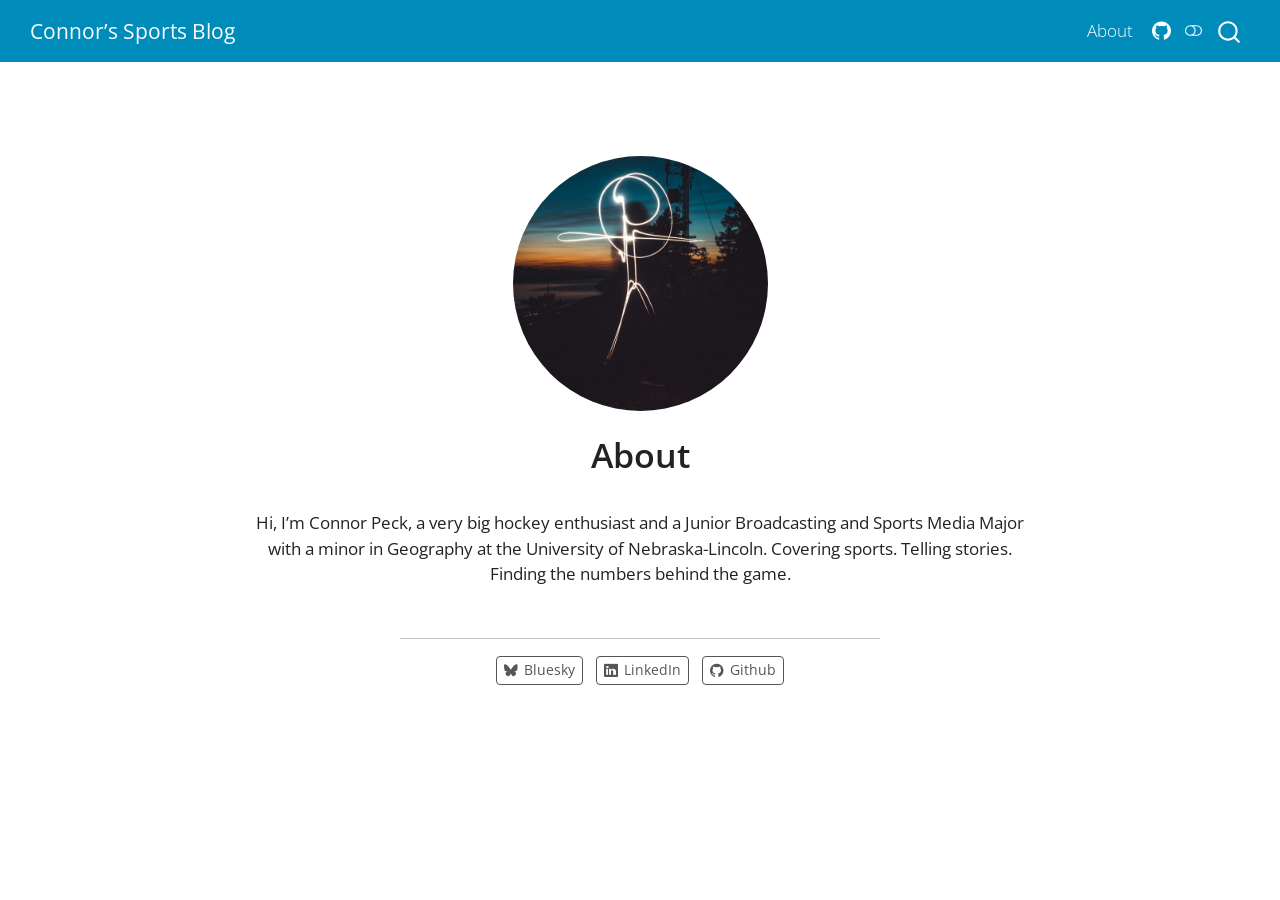
<file: about.html>
<!DOCTYPE html>
<html xmlns="http://www.w3.org/1999/xhtml" lang="en" xml:lang="en"><head>

<meta charset="utf-8">
<meta name="generator" content="quarto-1.11.9">

<meta name="viewport" content="width=device-width, initial-scale=1.0, user-scalable=yes">


<title>About – Connor’s Sports Blog</title>
<style>
/* Default styles provided by pandoc.
** See https://pandoc.org/MANUAL.html#variables-for-html for config info.
*/
span.smallcaps{font-variant: small-caps;}
div.columns{display: flex; gap: 1.5em;}
div.column{flex: auto;}
@media screen {
div.columns{gap: min(4vw, 1.5em);}
div.column{overflow-x: auto;}
}
div.hanging-indent{margin-left: 1.5em; text-indent: -1.5em;}
ul.task-list{list-style: none;}
ul.task-list li input[type="checkbox"] {
  width: 0.8em;
  margin: 0 0.8em 0.2em -1em; /* quarto-specific, see https://github.com/quarto-dev/quarto-cli/issues/4556 */ 
  vertical-align: middle;
}
</style>


<script src="site_libs/quarto-nav/quarto-nav.js"></script>
<script src="site_libs/quarto-nav/headroom.min.js"></script>
<script src="site_libs/clipboard/clipboard.min.js"></script>
<script src="site_libs/quarto-search/autocomplete.umd.js"></script>
<script src="site_libs/quarto-search/fuse.min.js"></script>
<script src="site_libs/quarto-search/quarto-search.js"></script>
<meta name="quarto:offset" content="./">
<link href="./logo.png" rel="icon" type="image/png">
<script src="site_libs/quarto-html/quarto.js" type="module"></script>
<script src="site_libs/quarto-html/tabsets/tabsets.js" type="module"></script>
<script src="site_libs/quarto-html/scrollable-regions/scrollable-regions.js" type="module"></script>
<script src="site_libs/quarto-html/popper.min.js"></script>
<script src="site_libs/quarto-html/tippy.umd.min.js"></script>
<link href="site_libs/quarto-html/tippy.css" rel="stylesheet">
<link href="site_libs/quarto-html/quarto-syntax-highlighting-63b5708e65d6cd79cd7618c58d0c21e7.css" rel="stylesheet" class="quarto-color-scheme" id="quarto-text-highlighting-styles">
<link href="site_libs/quarto-html/quarto-syntax-highlighting-dark-447e42e69aaa9833c0ba1b986f430b20.css" rel="stylesheet" class="quarto-color-scheme quarto-color-alternate" id="quarto-text-highlighting-styles">
<link href="site_libs/quarto-html/quarto-syntax-highlighting-63b5708e65d6cd79cd7618c58d0c21e7.css" rel="stylesheet" class="quarto-color-scheme-extra" id="quarto-text-highlighting-styles">
<script src="site_libs/bootstrap/bootstrap.min.js"></script>
<link href="site_libs/bootstrap/bootstrap-icons.css" rel="stylesheet">
<link href="site_libs/bootstrap/bootstrap-4825978b8a5ea707222e7d0ccc730edd.min.css" rel="stylesheet" append-hash="true" class="quarto-color-scheme" id="quarto-bootstrap" data-mode="light">
<link href="site_libs/bootstrap/bootstrap-dark-a670438c43c116b0ec5980e9d107d90d.min.css" rel="stylesheet" append-hash="true" class="quarto-color-scheme quarto-color-alternate" id="quarto-bootstrap" data-mode="light">
<link href="site_libs/bootstrap/bootstrap-4825978b8a5ea707222e7d0ccc730edd.min.css" rel="stylesheet" append-hash="true" class="quarto-color-scheme-extra" id="quarto-bootstrap" data-mode="light">
<script id="quarto-search-options" type="application/json">{
  "location": "navbar",
  "copy-button": false,
  "collapse-after": 3,
  "panel-placement": "end",
  "type": "overlay",
  "limit": 50,
  "keyboard-shortcut": [
    "f",
    "/",
    "s"
  ],
  "show-item-context": false,
  "language": {
    "search-no-results-text": "No results",
    "search-matching-documents-text": "matching documents",
    "search-copy-link-title": "Copy link to search",
    "search-hide-matches-text": "Hide additional matches",
    "search-more-match-text": "more match in this document",
    "search-more-matches-text": "more matches in this document",
    "search-clear-button-title": "Clear",
    "search-text-placeholder": "",
    "search-detached-cancel-button-title": "Cancel",
    "search-submit-button-title": "Submit",
    "search-label": "Search"
  }
}</script>


<link rel="stylesheet" href="styles.css">
</head>

<body class="nav-fixed fullcontent quarto-light"><a id="quarto-skip-link" class="visually-hidden-focusable" href="#quarto-document-content">Skip to main content</a><script id="quarto-html-before-body" type="application/javascript">
    const toggleBodyColorMode = (bsSheetEl) => {
      const mode = bsSheetEl.getAttribute("data-mode");
      const bodyEl = window.document.querySelector("body");
      if (mode === "dark") {
        bodyEl.classList.add("quarto-dark");
        bodyEl.classList.remove("quarto-light");
      } else {
        bodyEl.classList.add("quarto-light");
        bodyEl.classList.remove("quarto-dark");
      }
    }
    const toggleBodyColorPrimary = () => {
      const bsSheetEl = window.document.querySelector("link#quarto-bootstrap:not([rel=disabled-stylesheet])");
      if (bsSheetEl) {
        toggleBodyColorMode(bsSheetEl);
      }
    }
    const setColorSchemeToggle = (alternate) => {
      const toggles = window.document.querySelectorAll('.quarto-color-scheme-toggle');
      for (let i=0; i < toggles.length; i++) {
        const toggle = toggles[i];
        if (toggle) {
          toggle.setAttribute("aria-checked", alternate ? "true" : "false");
          if (alternate) {
            toggle.classList.add("alternate");
          } else {
            toggle.classList.remove("alternate");
          }
        }
      }
    };
    const toggleColorMode = (alternate) => {
      // Switch the stylesheets
      const primaryStylesheets = window.document.querySelectorAll('link.quarto-color-scheme:not(.quarto-color-alternate)');
      const alternateStylesheets = window.document.querySelectorAll('link.quarto-color-scheme.quarto-color-alternate');
      manageTransitions('#quarto-margin-sidebar .nav-link', false);
      if (alternate) {
        // note: dark is layered on light, we don't disable primary!
        enableStylesheet(alternateStylesheets);
        for (const sheetNode of alternateStylesheets) {
          if (sheetNode.id === "quarto-bootstrap") {
            toggleBodyColorMode(sheetNode);
          }
        }
      } else {
        disableStylesheet(alternateStylesheets);
        enableStylesheet(primaryStylesheets)
        toggleBodyColorPrimary();
      }
      manageTransitions('#quarto-margin-sidebar .nav-link', true);
      // Switch the toggles
      setColorSchemeToggle(alternate)
    }
    // Hack to workaround the fact that safari doesn't
    // properly recolor the scrollbar when toggling (#1455).
    // Not run on load: stylesheets are set before first paint there, and
    // scrolling would undo the scroll to a URL fragment (#14973).
    // The one pixel nudge keeps the reader where they were.
    const refreshSafariScrollbar = () => {
      if (navigator.userAgent.indexOf('Safari') > 0 && navigator.userAgent.indexOf('Chrome') == -1) {
        manageTransitions("body", false);
        const scrollY = window.scrollY;
        window.scrollTo(0, scrollY > 0 ? scrollY - 1 : 1);
        setTimeout(() => {
          window.scrollTo(0, scrollY);
          manageTransitions("body", true);
        }, 40);
      }
    }
    const disableStylesheet = (stylesheets) => {
      for (let i=0; i < stylesheets.length; i++) {
        const stylesheet = stylesheets[i];
        stylesheet.rel = 'disabled-stylesheet';
      }
    }
    const enableStylesheet = (stylesheets) => {
      for (let i=0; i < stylesheets.length; i++) {
        const stylesheet = stylesheets[i];
        if(stylesheet.rel !== 'stylesheet') { // for Chrome, which will still FOUC without this check
          stylesheet.rel = 'stylesheet';
        }
      }
    }
    const manageTransitions = (selector, allowTransitions) => {
      const els = window.document.querySelectorAll(selector);
      for (let i=0; i < els.length; i++) {
        const el = els[i];
        if (allowTransitions) {
          el.classList.remove('notransition');
        } else {
          el.classList.add('notransition');
        }
      }
    }
    const isFileUrl = () => {
      return window.location.protocol === 'file:';
    }
    const hasAlternateSentinel = () => {
      let styleSentinel = getColorSchemeSentinel();
      if (styleSentinel !== null) {
        return styleSentinel === "alternate";
      } else {
        return false;
      }
    }
    const setStyleSentinel = (alternate) => {
      const value = alternate ? "alternate" : "default";
      if (!isFileUrl()) {
        window.localStorage.setItem("quarto-color-scheme", value);
      } else {
        localAlternateSentinel = value;
      }
    }
    const getColorSchemeSentinel = () => {
      if (!isFileUrl()) {
        const storageValue = window.localStorage.getItem("quarto-color-scheme");
        return storageValue != null ? storageValue : localAlternateSentinel;
      } else {
        return localAlternateSentinel;
      }
    }
    const toggleGiscusIfUsed = (isAlternate, darkModeDefault) => {
      const baseTheme = document.querySelector('#giscus-base-theme')?.value ?? 'light';
      const alternateTheme = document.querySelector('#giscus-alt-theme')?.value ?? 'dark';
      let newTheme = '';
      if(authorPrefersDark) {
        newTheme = isAlternate ? baseTheme : alternateTheme;
      } else {
        newTheme = isAlternate ? alternateTheme : baseTheme;
      }
      const changeGiscusTheme = () => {
        // From: https://github.com/giscus/giscus/issues/336
        const sendMessage = (message) => {
          const iframe = document.querySelector('iframe.giscus-frame');
          if (!iframe) return;
          iframe.contentWindow.postMessage({ giscus: message }, 'https://giscus.app');
        }
        sendMessage({
          setConfig: {
            theme: newTheme
          }
        });
      }
      const isGiscussLoaded = window.document.querySelector('iframe.giscus-frame') !== null;
      if (isGiscussLoaded) {
        changeGiscusTheme();
      }
    };
    const authorPrefersDark = false;
    const darkModeDefault = authorPrefersDark;
      document.querySelector('link#quarto-text-highlighting-styles.quarto-color-scheme-extra').rel = 'disabled-stylesheet';
      document.querySelector('link#quarto-bootstrap.quarto-color-scheme-extra').rel = 'disabled-stylesheet';
    let localAlternateSentinel = darkModeDefault ? 'alternate' : 'default';
    // Dark / light mode switch
    window.quartoToggleColorScheme = () => {
      // Read the current dark / light value
      let toAlternate = !hasAlternateSentinel();
      toggleColorMode(toAlternate);
      refreshSafariScrollbar();
      setStyleSentinel(toAlternate);
      toggleGiscusIfUsed(toAlternate, darkModeDefault);
      window.dispatchEvent(new Event('resize'));
    };
    // Switch to dark mode if need be
    if (hasAlternateSentinel()) {
      toggleColorMode(true);
    } else {
      toggleColorMode(false);
    }
  </script>

<div id="quarto-search-results"></div>
  <header id="quarto-header" class="headroom fixed-top">
    <nav class="navbar navbar-expand-lg " data-bs-theme="dark" aria-label="Site">
      <div class="navbar-container container-fluid">
      <div class="navbar-brand-container mx-auto">
    <a class="navbar-brand" href="./index.html">
    <span class="navbar-title">Connor’s Sports Blog</span>
    </a>
  </div>
          <button class="navbar-toggler" type="button" data-bs-toggle="collapse" data-bs-target="#navbarCollapse" aria-controls="navbarCollapse" aria-expanded="false" aria-label="Toggle navigation" onclick="if (window.quartoToggleHeadroom) { window.quartoToggleHeadroom(); }">
  <span class="navbar-toggler-icon"></span>
</button>
          <div class="collapse navbar-collapse" id="navbarCollapse">
            <ul class="navbar-nav navbar-nav-scroll ms-auto">
  <li class="nav-item">
    <a class="nav-link active" href="./about.html" aria-current="page"> 
<span class="menu-text">About</span></a>
  </li>  
  <li class="nav-item compact">
    <a class="nav-link" href="https://github.com/connorpeck"> <i class="bi bi-github" role="img">
</i> 
<span class="menu-text"></span></a>
  </li>  
</ul>
          </div> <!-- /navcollapse -->
            <div class="quarto-navbar-tools">
  <button type="button" role="switch" aria-checked="false" class="quarto-color-scheme-toggle quarto-navigation-tool  px-1" onclick="window.quartoToggleColorScheme(); return false;" title="Toggle dark mode" aria-label="Toggle dark mode"><i class="bi"></i></button>
</div>
            <div id="quarto-search" class="" title="Search"></div>
      </div> <!-- /container-fluid -->
    </nav>
</header>
<!-- content -->
<div id="quarto-content" class="quarto-container page-columns page-rows-contents page-layout-article page-navbar">
<!-- sidebar -->
<!-- margin-sidebar -->
    
<!-- main -->
<div class="quarto-about-jolla">
  <img src="profile.jpg" class="about-image
  round " style="height: 15em; width: 15em;">
 <header id="title-block-header" class="quarto-title-block default">
<div class="quarto-title">
<h1 class="title">About</h1>
</div>
<div class="quarto-title-meta">
  </div>
</header><main class="content" id="quarto-document-content" tabindex="-1">

<p>Hi, I’m Connor Peck, a very big hockey enthusiast and a Junior Broadcasting and Sports Media Major with a minor in Geography at the University of Nebraska-Lincoln. Covering sports. Telling stories. Finding the numbers behind the game.</p>


</main> 
  <hr class="about-sep">
   <div class="about-links">
  <a href="https://bsky.app/" class="about-link" rel="" target="">
    <i class="bi bi-bluesky"></i>
     <span class="about-link-text">Bluesky</span>
  </a>
  <a href="/www.linkedin.com/in/connor-peck23" class="about-link" rel="" target="">
    <i class="bi bi-linkedin"></i>
     <span class="about-link-text">LinkedIn</span>
  </a>
  <a href="https://github.com" class="about-link" rel="" target="">
    <i class="bi bi-github"></i>
     <span class="about-link-text">Github</span>
  </a>
</div>
</div>
 <!-- /main -->
<script id="quarto-html-after-body" type="application/javascript">
  window.document.addEventListener("DOMContentLoaded", function (event) {
    // Ensure there is a toggle, if there isn't float one in the top right
    if (window.document.querySelector('.quarto-color-scheme-toggle') === null) {
      const toggle = window.document.createElement('button');
      toggle.type = "button";
      toggle.setAttribute("role", "switch");
      toggle.setAttribute("aria-checked", "false");
      toggle.classList.add('top-right');
      toggle.classList.add('quarto-color-scheme-toggle');
      toggle.setAttribute("aria-label", "Toggle dark mode");
      toggle.onclick = function() { try { window.quartoToggleColorScheme(); } catch {} return false; };
      const i = window.document.createElement("i");
      i.classList.add('bi');
      toggle.appendChild(i);
      // Put the toggle in a landmark of its own, so that landmark navigation
      // can reach it.
      //
      // The container is always a fresh direct child of body, and the toggle is
      // never moved into page furniture that the theme or the author controls.
      // The toggle is positioned against the page, so any ancestor that
      // establishes a containing block captures it: a positioned element or a
      // grid for position: absolute, and transform, filter, will-change or
      // contain for position: fixed. A direct child of body has none of these
      // to inherit, and the shift when one appears is silent and visual.
      //
      // ARIA says a document should have at most one banner, and axe reports a
      // duplicate whether or not the banners carry distinct labels. So use a
      // header when the page has no banner yet, and a named region otherwise.
      //
      // A header is a banner wherever it sits, unless it is inside sectioning
      // content, so this cannot just look at the children of body: a custom
      // page layout wraps the title block header in a plain div. An explicit
      // role="banner" always counts.
      const sectioning = 'article, aside, main, nav, section, [role="article"], [role="complementary"], [role="main"], [role="navigation"], [role="region"]';
      const hasBanner = Array.from(
        window.document.querySelectorAll('header:not([role]), [role="banner"]')
      ).some(function(el) {
        return el.hasAttribute("role") || el.closest(sectioning) === null;
      });
      const container = window.document.createElement(hasBanner ? "div" : "header");
      if (hasBanner) {
        container.setAttribute("role", "region");
        container.setAttribute("aria-label", "Toggle dark mode");
      }
      container.classList.add('quarto-color-scheme-toggle-container');
      container.appendChild(toggle);
      window.document.body.appendChild(container);
    }
    setColorSchemeToggle(hasAlternateSentinel())
    const isCodeAnnotation = (el) => {
      for (const clz of el.classList) {
        if (clz.startsWith('code-annotation-')) {                     
          return true;
        }
      }
      return false;
    }
    const onCopySuccess = function(e) {
      // button target
      const button = e.trigger;
      // don't keep focus
      button.blur();
      // flash "checked"
      button.classList.add('code-copy-button-checked');
      var currentTitle = button.getAttribute("title");
      button.setAttribute("title", "Copied!");
      let tooltip;
      if (window.bootstrap) {
        button.setAttribute("data-bs-toggle", "tooltip");
        button.setAttribute("data-bs-placement", "left");
        button.setAttribute("data-bs-title", "Copied!");
        tooltip = new bootstrap.Tooltip(button, 
          { trigger: "manual", 
            customClass: "code-copy-button-tooltip",
            offset: [0, -8]});
        tooltip.show();    
      }
      setTimeout(function() {
        if (tooltip) {
          tooltip.hide();
          button.removeAttribute("data-bs-title");
          button.removeAttribute("data-bs-toggle");
          button.removeAttribute("data-bs-placement");
        }
        button.setAttribute("title", currentTitle);
        button.classList.remove('code-copy-button-checked');
      }, 1000);
      // clear code selection
      e.clearSelection();
    }
    const getTextToCopy = function(trigger) {
      const outerScaffold = trigger.parentElement.cloneNode(true);
      const codeEl = outerScaffold.querySelector('code');
      for (const childEl of codeEl.children) {
        if (isCodeAnnotation(childEl)) {
          childEl.remove();
        }
      }
      return codeEl.innerText;
    }
    const clipboard = new window.ClipboardJS('.code-copy-button:not([data-in-quarto-modal])', {
      text: getTextToCopy
    });
    clipboard.on('success', onCopySuccess);
    if (window.document.getElementById('quarto-embedded-source-code-modal')) {
      const clipboardModal = new window.ClipboardJS('.code-copy-button[data-in-quarto-modal]', {
        text: getTextToCopy,
        container: window.document.getElementById('quarto-embedded-source-code-modal')
      });
      clipboardModal.on('success', onCopySuccess);
    }
      var localhostRegex = new RegExp(/^(?:http|https):\/\/localhost\:?[0-9]*\//);
      var mailtoRegex = new RegExp(/^mailto:/);
        var filterRegex = new RegExp('/' + window.location.host + '/');
      var isInternal = (href) => {
          return filterRegex.test(href) || localhostRegex.test(href) || mailtoRegex.test(href);
      }
      // Inspect non-navigation links and adorn them if external
      window.quartoDecorateExternalLinks = function (root) {
     var links = (root || window.document).querySelectorAll('a[href]:not(.nav-link):not(.navbar-brand):not(.toc-action):not(.sidebar-link):not(.sidebar-item-toggle):not(.pagination-link):not(.no-external):not([aria-hidden]):not(.dropdown-item):not(.quarto-navigation-tool):not(.about-link)');
      for (var i=0; i<links.length; i++) {
        const link = links[i];
        if (!isInternal(link.href)) {
          // undo the damage that might have been done by quarto-nav.js in the case of
          // links that we want to consider external
          if (link.dataset.originalHref !== undefined) {
            link.href = link.dataset.originalHref;
          }
          if (!link.classList.contains('no-external-icon')) {
          }
        }
      }
      };
      window.quartoDecorateExternalLinks(window.document);
    // Esc closes the popup (WCAG 1.4.13) and focus leaving both trigger and
    // popup closes it (WCAG 2.4.11); tippy handles neither for interactive popups.
    const hideOnEscAndFocusOut = {
      name: 'hideOnEscAndFocusOut',
      defaultValue: true,
      fn(instance) {
        const dismiss = () => {
          // A show scheduled by the trigger delay would otherwise reopen it
          instance.clearDelayTimeouts();
          instance.hide();
        };
        const onKeyDown = (event) => {
          if (event.key !== 'Escape') {
            return;
          }
          // Keep Esc from also reaching page handlers (e.g. reveal.js overview),
          // except an open reveal.js slide menu, which Esc should close too.
          // The menu handles keys only when its keyboard option is on.
          const menuHandlesEsc = window.Reveal?.getPlugin?.('menu')?.isOpen() &&
            window.Reveal.getConfig().menu?.keyboard !== false;
          if (!menuHandlesEsc) {
            event.stopPropagation();
          }
          if (instance.popper.contains(window.document.activeElement)) {
            // Disabled while refocusing so the focus trigger does not reopen it
            instance.disable();
            instance.reference.focus();
            instance.enable();
          }
          dismiss();
        };
        const onFocusOut = (event) => {
          const target = event.relatedTarget;
          if (target && !instance.reference.contains(target) &&
              !instance.popper.contains(target)) {
            dismiss();
          }
        };
        // On the trigger too: a click trigger (code-annotations: select) has no
        // blur handling. Attached for the instance's lifetime so leaving the
        // trigger also cancels a show still pending on the trigger delay.
        instance.reference.addEventListener('focusout', onFocusOut);
        return {
          onShow() {
            window.document.addEventListener('keydown', onKeyDown, true);
            instance.popper.addEventListener('focusout', onFocusOut);
          },
          onHide() {
            window.document.removeEventListener('keydown', onKeyDown, true);
            instance.popper.removeEventListener('focusout', onFocusOut);
          },
          onDestroy() {
            instance.reference.removeEventListener('focusout', onFocusOut);
          },
        };
      },
    };
    function tippyHover(el, contentFn, onTriggerFn, onUntriggerFn) {
      const config = {
        allowHTML: true,
        maxWidth: 500,
        delay: 100,
        arrow: false,
        appendTo: function(el) {
            return el.parentElement;
        },
        interactive: true,
        interactiveBorder: 10,
        theme: 'quarto',
        placement: 'bottom-start',
        plugins: [hideOnEscAndFocusOut],
      };
      if (contentFn) {
        config.content = contentFn;
      }
      if (onTriggerFn) {
        config.onTrigger = onTriggerFn;
      }
      if (onUntriggerFn) {
        config.onUntrigger = onUntriggerFn;
      }
      window.tippy(el, config); 
    }
    const noterefs = window.document.querySelectorAll('a[role="doc-noteref"]');
    for (var i=0; i<noterefs.length; i++) {
      const ref = noterefs[i];
      tippyHover(ref, function() {
        // use id or data attribute instead here
        let href = ref.getAttribute('data-footnote-href') || ref.getAttribute('href');
        try { href = new URL(href).hash; } catch {}
        const id = href.replace(/^#\/?/, "");
        const note = window.document.getElementById(id);
        if (note) {
          return note.innerHTML;
        } else {
          return "";
        }
      });
    }
    const xrefs = window.document.querySelectorAll('a.quarto-xref');
    const processXRef = (id, note) => {
      // Strip column container classes
      const stripColumnClz = (el) => {
        el.classList.remove("page-full", "page-columns");
        if (el.children) {
          for (const child of el.children) {
            stripColumnClz(child);
          }
        }
      }
      stripColumnClz(note)
      if (id === null || id.startsWith('sec-')) {
        // Special case sections, only their first couple elements
        const container = document.createElement("div");
        if (note.children && note.children.length > 2) {
          container.appendChild(note.children[0].cloneNode(true));
          for (let i = 1; i < note.children.length; i++) {
            const child = note.children[i];
            if (child.tagName === "P" && child.innerText === "") {
              continue;
            } else {
              container.appendChild(child.cloneNode(true));
              break;
            }
          }
          if (window.Quarto?.typesetMath) {
            window.Quarto.typesetMath(container);
          }
          return container.innerHTML
        } else {
          if (window.Quarto?.typesetMath) {
            window.Quarto.typesetMath(note);
          }
          return note.innerHTML;
        }
      } else {
        // Remove any anchor links if they are present
        const anchorLink = note.querySelector('a.anchorjs-link');
        if (anchorLink) {
          anchorLink.remove();
        }
        if (window.Quarto?.typesetMath) {
          window.Quarto.typesetMath(note);
        }
        if (note.classList.contains("callout")) {
          return note.outerHTML;
        } else {
          return note.innerHTML;
        }
      }
    }
    for (var i=0; i<xrefs.length; i++) {
      const xref = xrefs[i];
      tippyHover(xref, undefined, function(instance) {
        instance.disable();
        let url = xref.getAttribute('href');
        let hash = undefined; 
        if (url.startsWith('#')) {
          hash = url;
        } else {
          try { hash = new URL(url).hash; } catch {}
        }
        if (hash) {
          const id = hash.replace(/^#\/?/, "");
          const note = window.document.getElementById(id);
          if (note !== null) {
            try {
              const html = processXRef(id, note.cloneNode(true));
              instance.setContent(html);
            } finally {
              instance.enable();
              instance.show();
            }
          } else {
            // See if we can fetch this
            fetch(url.split('#')[0])
            .then(res => res.text())
            .then(html => {
              const parser = new DOMParser();
              const htmlDoc = parser.parseFromString(html, "text/html");
              const note = htmlDoc.getElementById(id);
              if (note !== null) {
                const html = processXRef(id, note);
                instance.setContent(html);
              } 
            }).finally(() => {
              instance.enable();
              instance.show();
            });
          }
        } else {
          // See if we can fetch a full url (with no hash to target)
          // This is a special case and we should probably do some content thinning / targeting
          fetch(url)
          .then(res => res.text())
          .then(html => {
            const parser = new DOMParser();
            const htmlDoc = parser.parseFromString(html, "text/html");
            const note = htmlDoc.querySelector('main.content');
            if (note !== null) {
              // This should only happen for chapter cross references
              // (since there is no id in the URL)
              // remove the first header
              if (note.children.length > 0 && note.children[0].tagName === "HEADER") {
                note.children[0].remove();
              }
              const html = processXRef(null, note);
              instance.setContent(html);
            } 
          }).finally(() => {
            instance.enable();
            instance.show();
          });
        }
      }, function(instance) {
      });
    }
        let selectedAnnoteEl;
        const selectorForAnnotation = ( cell, annotation) => {
          let cellAttr = 'data-code-cell="' + cell + '"';
          let lineAttr = 'data-code-annotation="' +  annotation + '"';
          const selector = 'span[' + cellAttr + '][' + lineAttr + ']';
          return selector;
        }
        const selectCodeLines = (annoteEl) => {
          const doc = window.document;
          const targetCell = annoteEl.getAttribute("data-target-cell");
          const targetAnnotation = annoteEl.getAttribute("data-target-annotation");
          const annoteSpan = window.document.querySelector(selectorForAnnotation(targetCell, targetAnnotation));
          const lines = annoteSpan.getAttribute("data-code-lines").split(",");
          const lineIds = lines.map((line) => {
            return targetCell + "-" + line;
          })
          // Each band is positioned against its own containing block, which is
          // not the offsetParent of the lines, so place it from client rects.
          const placeBand = (band, firstEl, lastEl, codeBlock) => {
            const container = band.offsetParent;
            if (container === null) {
              return;
            }
            const containerRect = container.getBoundingClientRect();
            // Reveal.js scales slides with a transform, so convert client
            // pixels back to the CSS pixels of the container.
            const scale = containerRect.height / container.offsetHeight || 1;
            const firstRect = firstEl.getBoundingClientRect();
            const lastRect = lastEl.getBoundingClientRect();
            const top = (firstRect.top - containerRect.top) / scale - container.clientTop + container.scrollTop;
            const height = (lastRect.bottom - firstRect.top) / scale;
            band.style.top = top - 2 + "px";
            band.style.height = height + 4 + "px";
            if (codeBlock) {
              // Without the copy button wrapper, the containing block is wider
              // than the code block, so span the code block explicitly.
              const blockRect = codeBlock.getBoundingClientRect();
              band.style.left = (blockRect.left - containerRect.left) / scale - container.clientLeft + container.scrollLeft + "px";
              band.style.width = blockRect.width / scale + "px";
            }
          };
          if (lineIds.length > 0) {
            const el = window.document.getElementById(lineIds[0]);
            const lastEl = window.document.getElementById(lineIds[lineIds.length - 1]);
            const parent = el.parentElement.parentElement;
            // cook up a div (if necessary) and position it
            let div = window.document.getElementById("code-annotation-line-highlight");
            if (div === null) {
              div = window.document.createElement("div");
              div.setAttribute("id", "code-annotation-line-highlight");
              div.style.position = 'absolute';
              parent.appendChild(div);
            }
            placeBand(div, el, lastEl, parent.closest("div.sourceCode") || parent);
            let gutterDiv = window.document.getElementById("code-annotation-line-highlight-gutter");
            if (gutterDiv === null) {
              gutterDiv = window.document.createElement("div");
              gutterDiv.setAttribute("id", "code-annotation-line-highlight-gutter");
              gutterDiv.style.position = 'absolute';
              const codeCell = window.document.getElementById(targetCell);
              const gutter = codeCell.querySelector('.code-annotation-gutter');
              gutter.appendChild(gutterDiv);
            }
            placeBand(gutterDiv, el, lastEl);
            selectedAnnoteEl = annoteEl;
          }
        };
        const unselectCodeLines = () => {
          const elementsIds = ["code-annotation-line-highlight", "code-annotation-line-highlight-gutter"];
          elementsIds.forEach((elId) => {
            const div = window.document.getElementById(elId);
            if (div) {
              div.remove();
            }
          });
          selectedAnnoteEl = undefined;
        };
          // Handle positioning of the toggle
      window.addEventListener(
        "resize",
        throttle(() => {
          elRect = undefined;
          if (selectedAnnoteEl) {
            selectCodeLines(selectedAnnoteEl);
          }
        }, 10)
      );
      function throttle(fn, ms) {
      let throttle = false;
      let timer;
        return (...args) => {
          if(!throttle) { // first call gets through
              fn.apply(this, args);
              throttle = true;
          } else { // all the others get throttled
              if(timer) clearTimeout(timer); // cancel #2
              timer = setTimeout(() => {
                fn.apply(this, args);
                timer = throttle = false;
              }, ms);
          }
        };
      }
        // Attach click handler to the DT
        const annoteDls = window.document.querySelectorAll('dt[data-target-cell]');
        for (const annoteDlNode of annoteDls) {
          annoteDlNode.addEventListener('click', (event) => {
            const clickedEl = event.target;
            if (clickedEl !== selectedAnnoteEl) {
              unselectCodeLines();
              const activeEl = window.document.querySelector('dt[data-target-cell].code-annotation-active');
              if (activeEl) {
                activeEl.classList.remove('code-annotation-active');
              }
              selectCodeLines(clickedEl);
              clickedEl.classList.add('code-annotation-active');
            } else {
              // Unselect the line
              unselectCodeLines();
              clickedEl.classList.remove('code-annotation-active');
            }
          });
        }
    const findCites = (el) => {
      const parentEl = el.parentElement;
      if (parentEl) {
        const cites = parentEl.dataset.cites;
        if (cites) {
          return {
            el,
            cites: cites.split(' ')
          };
        } else {
          return findCites(el.parentElement)
        }
      } else {
        return undefined;
      }
    };
    var bibliorefs = window.document.querySelectorAll('a[role="doc-biblioref"]');
    for (var i=0; i<bibliorefs.length; i++) {
      const ref = bibliorefs[i];
      const citeInfo = findCites(ref);
      if (citeInfo) {
        tippyHover(citeInfo.el, function() {
          var popup = window.document.createElement('div');
          citeInfo.cites.forEach(function(cite) {
            var citeDiv = window.document.createElement('div');
            citeDiv.classList.add('hanging-indent');
            citeDiv.classList.add('csl-entry');
            var biblioDiv = window.document.getElementById('ref-' + cite);
            if (biblioDiv) {
              citeDiv.innerHTML = biblioDiv.innerHTML;
            }
            popup.appendChild(citeDiv);
          });
          return popup.innerHTML;
        });
      }
    }
  });
  </script>
  <script type="application/javascript">
  window.quartoScrollableRegionsLabels = {"code":"Scrollable code","output":"Scrollable output"};
  </script>
</div> <!-- /content -->




</body></html>
</file>
<file: site_libs/quarto-html/tippy.css>
.tippy-box[data-animation=fade][data-state=hidden]{opacity:0}[data-tippy-root]{max-width:calc(100vw - 10px)}.tippy-box{position:relative;background-color:#333;color:#fff;border-radius:4px;font-size:14px;line-height:1.4;white-space:normal;outline:0;transition-property:transform,visibility,opacity}.tippy-box[data-placement^=top]>.tippy-arrow{bottom:0}.tippy-box[data-placement^=top]>.tippy-arrow:before{bottom:-7px;left:0;border-width:8px 8px 0;border-top-color:initial;transform-origin:center top}.tippy-box[data-placement^=bottom]>.tippy-arrow{top:0}.tippy-box[data-placement^=bottom]>.tippy-arrow:before{top:-7px;left:0;border-width:0 8px 8px;border-bottom-color:initial;transform-origin:center bottom}.tippy-box[data-placement^=left]>.tippy-arrow{right:0}.tippy-box[data-placement^=left]>.tippy-arrow:before{border-width:8px 0 8px 8px;border-left-color:initial;right:-7px;transform-origin:center left}.tippy-box[data-placement^=right]>.tippy-arrow{left:0}.tippy-box[data-placement^=right]>.tippy-arrow:before{left:-7px;border-width:8px 8px 8px 0;border-right-color:initial;transform-origin:center right}.tippy-box[data-inertia][data-state=visible]{transition-timing-function:cubic-bezier(.54,1.5,.38,1.11)}.tippy-arrow{width:16px;height:16px;color:#333}.tippy-arrow:before{content:"";position:absolute;border-color:transparent;border-style:solid}.tippy-content{position:relative;padding:5px 9px;z-index:1}
</file>
<file: site_libs/quarto-html/quarto-syntax-highlighting-63b5708e65d6cd79cd7618c58d0c21e7.css>
/* quarto syntax highlight colors */
:root {
  --quarto-hl-ot-color: #003B4F;
  --quarto-hl-at-color: #657422;
  --quarto-hl-ss-color: #20794D;
  --quarto-hl-an-color: #5E5E5E;
  --quarto-hl-fu-color: #4758AB;
  --quarto-hl-st-color: #20794D;
  --quarto-hl-cf-color: #003B4F;
  --quarto-hl-op-color: #5E5E5E;
  --quarto-hl-er-color: #AD0000;
  --quarto-hl-bn-color: #AD0000;
  --quarto-hl-al-color: #AD0000;
  --quarto-hl-va-color: #111111;
  --quarto-hl-bu-color: inherit;
  --quarto-hl-ex-color: inherit;
  --quarto-hl-pp-color: #AD0000;
  --quarto-hl-in-color: #5E5E5E;
  --quarto-hl-vs-color: #20794D;
  --quarto-hl-wa-color: #5E5E5E;
  --quarto-hl-do-color: #5E5E5E;
  --quarto-hl-im-color: #00769E;
  --quarto-hl-ch-color: #20794D;
  --quarto-hl-dt-color: #AD0000;
  --quarto-hl-fl-color: #AD0000;
  --quarto-hl-co-color: #5E5E5E;
  --quarto-hl-cv-color: #5E5E5E;
  --quarto-hl-cn-color: #8f5902;
  --quarto-hl-sc-color: #5E5E5E;
  --quarto-hl-dv-color: #AD0000;
  --quarto-hl-kw-color: #003B4F;
}

/* other quarto variables */
:root {
  --quarto-font-monospace: SFMono-Regular, Menlo, Monaco, Consolas, "Liberation Mono", "Courier New", monospace;
}

/* syntax highlight based on Pandoc's rules */
pre > code.sourceCode > span {
  color: #003B4F;
}

code.sourceCode > span {
  color: #003B4F;
}

div.sourceCode,
div.sourceCode pre.sourceCode {
  color: #003B4F;
}

/* Normal */
code span {
  color: #003B4F;
}

/* Alert */
code span.al {
  color: #AD0000;
  font-style: inherit;
}

/* Annotation */
code span.an {
  color: #5E5E5E;
  font-style: inherit;
}

/* Attribute */
code span.at {
  color: #657422;
  font-style: inherit;
}

/* BaseN */
code span.bn {
  color: #AD0000;
  font-style: inherit;
}

/* BuiltIn */
code span.bu {
  font-style: inherit;
}

/* ControlFlow */
code span.cf {
  color: #003B4F;
  font-weight: bold;
  font-style: inherit;
}

/* Char */
code span.ch {
  color: #20794D;
  font-style: inherit;
}

/* Constant */
code span.cn {
  color: #8f5902;
  font-style: inherit;
}

/* Comment */
code span.co {
  color: #5E5E5E;
  font-style: inherit;
}

/* CommentVar */
code span.cv {
  color: #5E5E5E;
  font-style: italic;
}

/* Documentation */
code span.do {
  color: #5E5E5E;
  font-style: italic;
}

/* DataType */
code span.dt {
  color: #AD0000;
  font-style: inherit;
}

/* DecVal */
code span.dv {
  color: #AD0000;
  font-style: inherit;
}

/* Error */
code span.er {
  color: #AD0000;
  font-style: inherit;
}

/* Extension */
code span.ex {
  font-style: inherit;
}

/* Float */
code span.fl {
  color: #AD0000;
  font-style: inherit;
}

/* Function */
code span.fu {
  color: #4758AB;
  font-style: inherit;
}

/* Import */
code span.im {
  color: #00769E;
  font-style: inherit;
}

/* Information */
code span.in {
  color: #5E5E5E;
  font-style: inherit;
}

/* Keyword */
code span.kw {
  color: #003B4F;
  font-weight: bold;
  font-style: inherit;
}

/* Operator */
code span.op {
  color: #5E5E5E;
  font-style: inherit;
}

/* Other */
code span.ot {
  color: #003B4F;
  font-style: inherit;
}

/* Preprocessor */
code span.pp {
  color: #AD0000;
  font-style: inherit;
}

/* SpecialChar */
code span.sc {
  color: #5E5E5E;
  font-style: inherit;
}

/* SpecialString */
code span.ss {
  color: #20794D;
  font-style: inherit;
}

/* String */
code span.st {
  color: #20794D;
  font-style: inherit;
}

/* Variable */
code span.va {
  color: #111111;
  font-style: inherit;
}

/* VerbatimString */
code span.vs {
  color: #20794D;
  font-style: inherit;
}

/* Warning */
code span.wa {
  color: #5E5E5E;
  font-style: italic;
}

.prevent-inlining {
  content: "</";
}

/*# sourceMappingURL=054cc16b9e9817627be6994582d2ffb5.css.map */
</file>
<file: site_libs/quarto-html/quarto-syntax-highlighting-dark-447e42e69aaa9833c0ba1b986f430b20.css>
/* quarto syntax highlight colors */
:root {
  --quarto-hl-al-color: #f07178;
  --quarto-hl-an-color: #d4d0ab;
  --quarto-hl-at-color: #00e0e0;
  --quarto-hl-bn-color: #d4d0ab;
  --quarto-hl-bu-color: #abe338;
  --quarto-hl-ch-color: #abe338;
  --quarto-hl-co-color: #f8f8f2;
  --quarto-hl-cv-color: #ffd700;
  --quarto-hl-cn-color: #ffd700;
  --quarto-hl-cf-color: #ffa07a;
  --quarto-hl-dt-color: #ffa07a;
  --quarto-hl-dv-color: #d4d0ab;
  --quarto-hl-do-color: #f8f8f2;
  --quarto-hl-er-color: #f07178;
  --quarto-hl-ex-color: #00e0e0;
  --quarto-hl-fl-color: #d4d0ab;
  --quarto-hl-fu-color: #ffa07a;
  --quarto-hl-im-color: #abe338;
  --quarto-hl-in-color: #d4d0ab;
  --quarto-hl-kw-color: #ffa07a;
  --quarto-hl-op-color: #ffa07a;
  --quarto-hl-ot-color: #00e0e0;
  --quarto-hl-pp-color: #dcc6e0;
  --quarto-hl-re-color: #00e0e0;
  --quarto-hl-sc-color: #abe338;
  --quarto-hl-ss-color: #abe338;
  --quarto-hl-st-color: #abe338;
  --quarto-hl-va-color: #00e0e0;
  --quarto-hl-vs-color: #abe338;
  --quarto-hl-wa-color: #dcc6e0;
}

/* other quarto variables */
:root {
  --quarto-font-monospace: SFMono-Regular, Menlo, Monaco, Consolas, "Liberation Mono", "Courier New", monospace;
}

/* syntax highlight based on Pandoc's rules */
pre > code.sourceCode > span {
  color: #f8f8f2;
}

code.sourceCode > span {
  color: #f8f8f2;
}

div.sourceCode,
div.sourceCode pre.sourceCode {
  color: #f8f8f2;
}

/* Normal */
code span {
  color: #f8f8f2;
}

/* Alert */
code span.al {
  color: #f07178;
}

/* Annotation */
code span.an {
  color: #d4d0ab;
}

/* Attribute */
code span.at {
  color: #00e0e0;
}

/* BaseN */
code span.bn {
  color: #d4d0ab;
}

/* BuiltIn */
code span.bu {
  color: #abe338;
}

/* ControlFlow */
code span.cf {
  font-weight: bold;
  color: #ffa07a;
}

/* Char */
code span.ch {
  color: #abe338;
}

/* Constant */
code span.cn {
  color: #ffd700;
}

/* Comment */
code span.co {
  font-style: italic;
  color: #f8f8f2;
}

/* CommentVar */
code span.cv {
  color: #ffd700;
}

/* Documentation */
code span.do {
  color: #f8f8f2;
}

/* DataType */
code span.dt {
  color: #ffa07a;
}

/* DecVal */
code span.dv {
  color: #d4d0ab;
}

/* Error */
code span.er {
  color: #f07178;
  text-decoration: underline;
}

/* Extension */
code span.ex {
  font-weight: bold;
  color: #00e0e0;
}

/* Float */
code span.fl {
  color: #d4d0ab;
}

/* Function */
code span.fu {
  color: #ffa07a;
}

/* Import */
code span.im {
  color: #abe338;
}

/* Information */
code span.in {
  color: #d4d0ab;
}

/* Keyword */
code span.kw {
  font-weight: bold;
  color: #ffa07a;
}

/* Operator */
code span.op {
  color: #ffa07a;
}

/* Other */
code span.ot {
  color: #00e0e0;
}

/* Preprocessor */
code span.pp {
  color: #dcc6e0;
}

/* RegionMarker */
code span.re {
  background-color: #f8f8f2;
  color: #00e0e0;
}

/* SpecialChar */
code span.sc {
  color: #abe338;
}

/* SpecialString */
code span.ss {
  color: #abe338;
}

/* String */
code span.st {
  color: #abe338;
}

/* Variable */
code span.va {
  color: #00e0e0;
}

/* VerbatimString */
code span.vs {
  color: #abe338;
}

/* Warning */
code span.wa {
  color: #dcc6e0;
}

.prevent-inlining {
  content: "</";
}

/*# sourceMappingURL=be8e1111c2b710f7c3a4926ffa2967aa.css.map */
</file>
<file: styles.css>
/* css styles */
</file>
